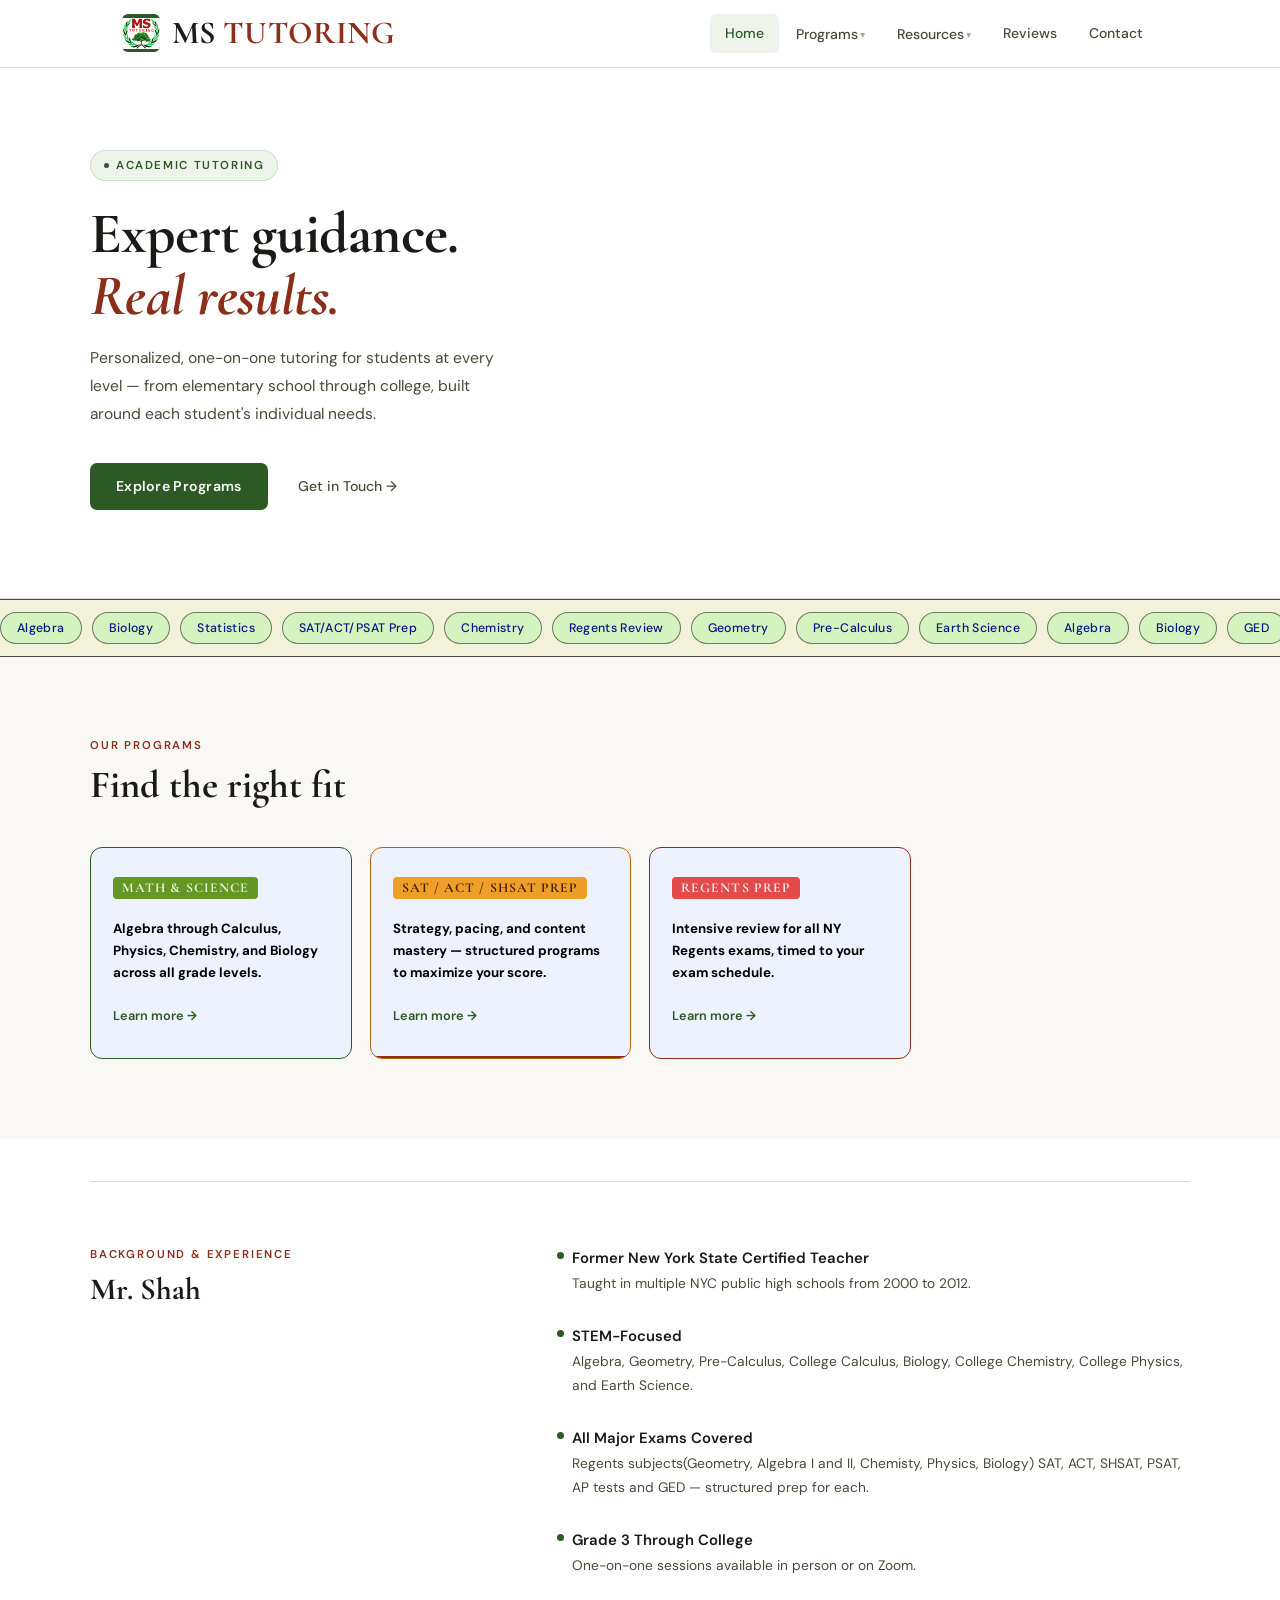
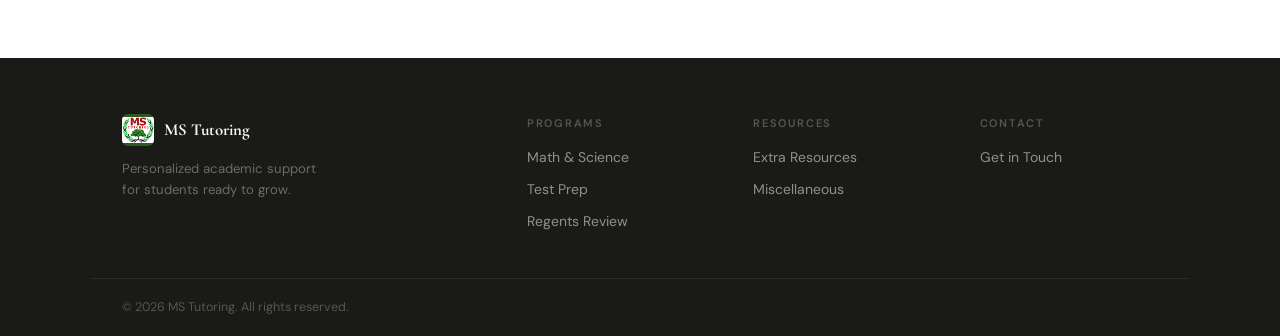
<file: index.html>
<!DOCTYPE html>
<html lang="en">
  <head>
    <meta charset="UTF-8"/>
    <meta name="viewport" content="width=device-width, initial-scale=1.0"/>
    <title>MS TUTORING</title>
    <link rel="icon" type="image/png" href="logo.png"/>
    <link href="https://fonts.googleapis.com/css2?family=Cormorant+Garamond:ital,wght@0,600;0,700;1,600&family=DM+Sans:wght@400;500;600&display=swap" rel="stylesheet"/>
    <link rel="stylesheet" href="css/style.css"/>
  </head>
  <body>

    <!-- ── NAVBAR ── -->
    <header class="navbar">
      <div class="nav-inner">
        <a href="index.html" class="nav-logo">
          <div class="logo-img-wrap">
            <img src="logo.png" alt="MS Tutoring logo"/>
          </div>
          <span class="logo-name">MS <em>TUTORING</em></span>
        </a>
        <button class="nav-toggle" aria-label="Toggle menu">
          <span></span><span></span><span></span>
        </button>
        <nav class="nav-links">
          <a href="index.html" class="nav-item active">Home</a>
          <div class="dropdown">
            <a href="#" class="nav-item" tabindex="0">Programs</a>
            <div class="drop-menu">
              <a href="programs/math-science.html">Math &amp; Science</a>
              <a href="programs/test-prep.html">Test Prep (SAT / ACT)</a>
              <a href="programs/regents.html">Regents Review</a>
            </div>
          </div>
          <div class="dropdown">
            <a href="#" class="nav-item" tabindex="0">Resources</a>
            <div class="drop-menu">
              <a href="Resources/extra.html">Extra Resources</a>
              <a href="Resources/miscellaneous.html">Miscellaneous</a>
            </div>
          </div>
          <a href="reviews.html" class="nav-item">Reviews</a>
          <a href="contact.html" class="nav-item">Contact</a>
        </nav>
      </div>
    </header>

    <!-- ── HERO ── -->
    <section class="hero">
      <div class="hero-inner">
        <div>
          <div class="hero-tag">Academic Tutoring</div>
          <h1 class="hero-title">Expert guidance.<br/><em>Real results.</em></h1>
          <p class="hero-sub">Personalized, one-on-one tutoring for students at every level — from elementary school through college, built around each student's individual needs.</p>
          <div class="hero-actions">
            <a href="programs/math-science.html" class="btn-solid">Explore Programs</a>
            <a href="contact.html" class="btn-ghost">Get in Touch →</a>
          </div>
        </div>
      </div>
    </section>

    <!-- ── SUBJECTS STRIP ── -->
    <div class="strip">
      <div class="strip-track">
        <div class="pill">Algebra</div>
        <div class="pill">Biology</div>
        <div class="pill">Statistics</div>
        <div class="pill">SAT/ACT/PSAT Prep</div>
        <div class="pill">Chemistry</div>
        <div class="pill">Regents Review</div>
        <div class="pill">Geometry</div>
        <div class="pill">Pre-Calculus</div>
        <div class="pill">Earth Science</div>
        <div class="pill">Algebra</div>
        <div class="pill">Biology</div>
        <div class="pill">GED</div>
        <div class="pill">College Physics</div>
        <div class="pill">College Calculus</div>
        <div class="pill">Statistics</div>
        <div class="pill">SHSAT Prep</div>
        <div class="pill">Chemistry</div>
        <div class="pill">Regents Review</div>
        <div class="pill">Geometry</div>
        <div class="pill">Pre-Calculus</div>
        <div class="pill">Calculus</div>
        <div class="pill">NYSATAS</div>
        <div class="pill">College Chemistry</div>
      </div>
    </div>

    <!-- ── PROGRAMS ── -->
    <section class="programs">
      <div class="section-wrap">
        <div class="section-eyebrow">Our Programs</div>
        <h2 class="section-title">Find the right fit</h2>
        <div class="prog-grid">

          <div class="prog-card">
            <h3><div class="prog-badge prog-badge--green">Math &amp; Science</div></h3>
            <p style="color:black"><b>Algebra through Calculus, Physics, Chemistry, and Biology across all grade levels.</b></p>
            <a href="programs/math-science.html" class="prog-link">Learn more →</a>
          </div>

          <div class="prog-card featured">
            <h3><div class="prog-badge prog-badge--orange">SAT / ACT / SHSAT Prep</div></h3>
            <p style="color:black"><b>Strategy, pacing, and content mastery — structured programs to maximize your score.</b></p>
            <a href="programs/test-prep.html" class="prog-link">Learn more →</a>
          </div>

          <div class="prog-card">
            <h3><div class="prog-badge prog-badge--red">Regents Prep</div></h3>
            <p style="color:black"><b>Intensive review for all NY Regents exams, timed to your exam schedule.</b></p>
            <a href="programs/regents.html" class="prog-link">Learn more →</a>
          </div> 
        </div>
      </div>
    </section>

<!-- ── ABOUT ── -->
    <section class="about">
      <div class="section-wrap">
        <div class="about-divider"></div>
        <div class="about-inner">
          <div class="about-left">
            <div class="section-eyebrow">Background &amp; Experience</div>
            <h2 class="section-title">Mr. Shah</h2>
          </div>
          <div class="about-right">
            <div class="about-item">
              <div class="about-dot"></div>
              <div>
                <strong>Former New York State Certified Teacher</strong>
                <p>Taught in multiple NYC public high schools from 2000 to 2012.</p>
              </div>
            </div>
            <div class="about-item">
              <div class="about-dot"></div>
              <div>
                <strong>STEM-Focused</strong>
                <p>Algebra, Geometry, Pre-Calculus, College Calculus, Biology, College Chemistry, College Physics, and Earth Science.</p>
              </div>
            </div>
            <div class="about-item">
              <div class="about-dot"></div>
              <div>
                <strong>All Major Exams Covered</strong>
                <p>Regents subjects(Geometry, Algebra I and II, Chemisty, Physics, Biology) SAT, ACT, SHSAT, PSAT, AP tests and GED — structured prep for each.</p>
              </div>
            </div>
            <div class="about-item">
              <div class="about-dot"></div>
              <div>
                <strong>Grade 3 Through College</strong>
                <p>One-on-one sessions available in person or on Zoom.</p>
              </div>
            </div>
          </div>
        </div>
      </div>
    </section>

    <!-- ── FOOTER ── -->
    <footer class="footer">
      <div class="footer-inner">
        <div class="footer-brand">
          <div class="footer-logo-row">
            <div class="footer-logo-wrap">
              <img src="logo.png" alt="MS Tutoring logo"/>
            </div>
            <span>MS Tutoring</span>
          </div>
          <p class="footer-tagline">Personalized academic support for students ready to grow.</p>
        </div>
        <div class="footer-col">
          <h4>Programs</h4>
          <a href="programs/math-science.html">Math &amp; Science</a>
          <a href="programs/test-prep.html">Test Prep</a>
          <a href="programs/regents.html">Regents Review</a>
        </div>
        <div class="footer-col">
          <h4>Resources</h4>
          <a href="Resources/extra.html">Extra Resources</a>
          <a href="Resources/miscellaneous.html">Miscellaneous</a>
        </div>
        <div class="footer-col">
          <h4>Contact</h4>
          <a href="contact.html">Get in Touch</a>
        </div>
      </div>
      <div class="footer-bottom">
        <p>&copy; 2026 MS Tutoring. All rights reserved.</p>
      </div>
    </footer>

  <script src="js/nav.js"></script>
  </body>
</html>
</file>
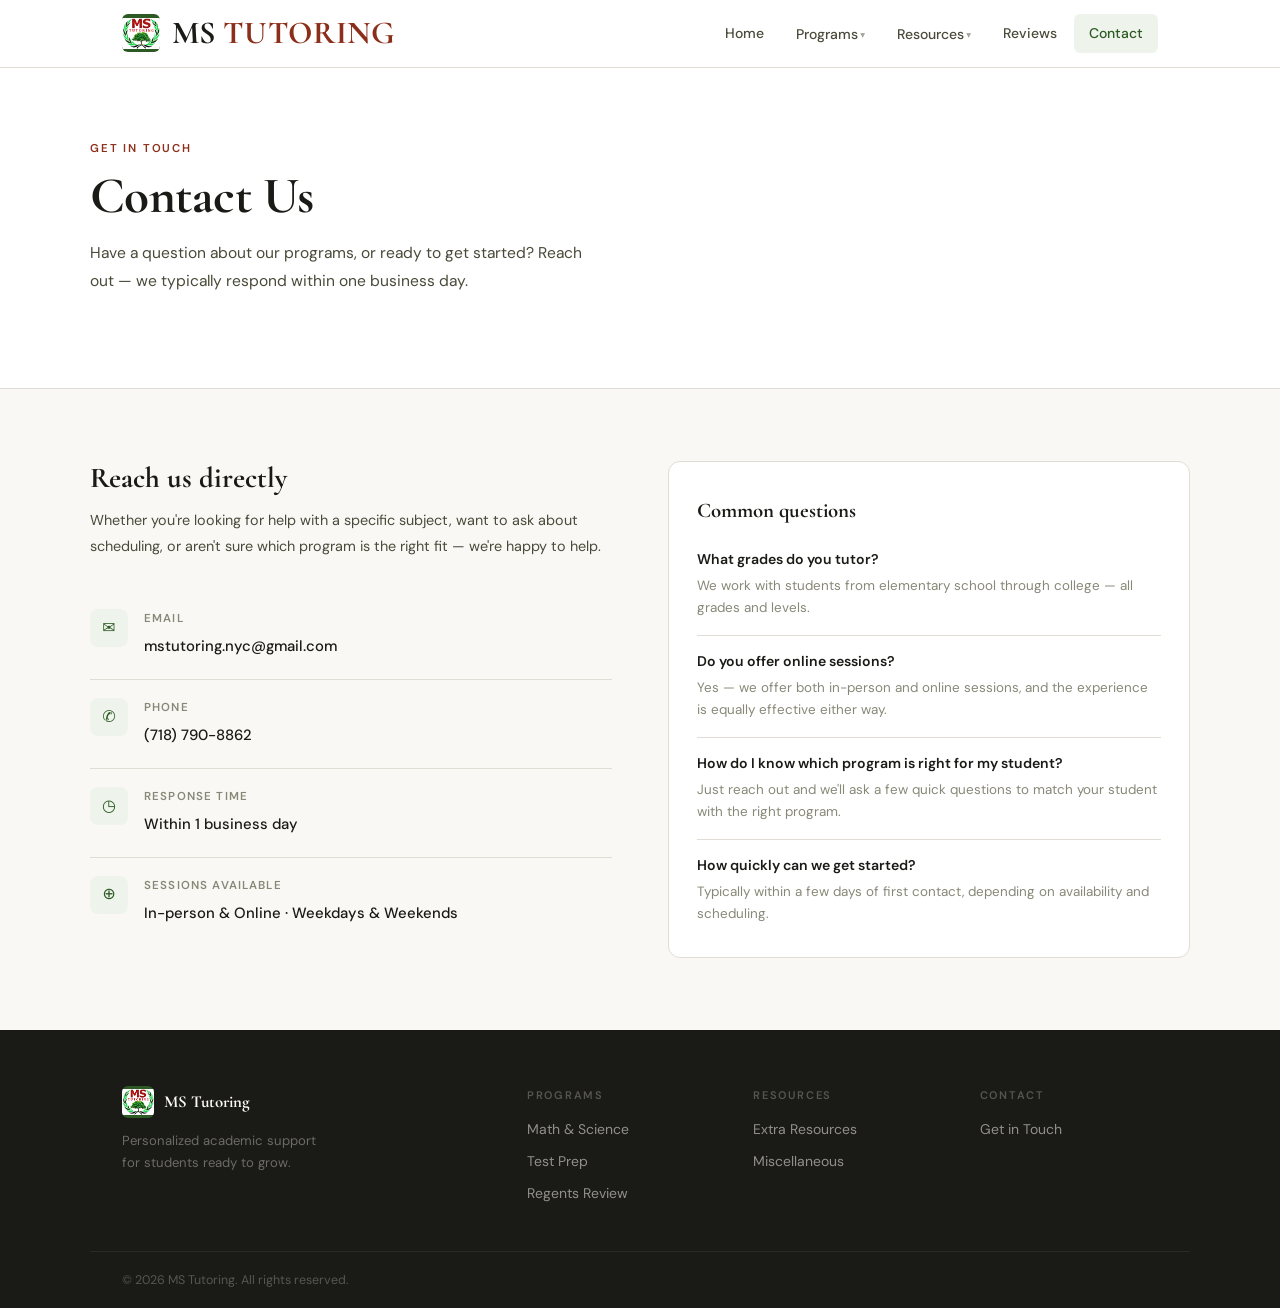
<file: contact.html>
<!DOCTYPE html>
<html lang="en">
<head>
  <meta charset="UTF-8"/>
  <meta name="viewport" content="width=device-width, initial-scale=1.0"/>
  <title>Contact — MS Tutoring</title>
  <link rel="icon" type="image/png" href="logo.png"/>
  <link href="https://fonts.googleapis.com/css2?family=Cormorant+Garamond:ital,wght@0,600;0,700;1,600&family=DM+Sans:wght@400;500;600&display=swap" rel="stylesheet"/>
  <link rel="stylesheet" href="css/style.css"/>
  <link rel="stylesheet" href="css/pages.css"/>
</head>
<body>

<header class="navbar">
  <div class="nav-inner">
    <a href="index.html" class="nav-logo">
      <div class="logo-img-wrap"><img src="logo.png" alt="MS Tutoring logo"/></div>
      <span class="logo-name">MS <em>TUTORING</em></span>
    </a>
    <button class="nav-toggle" aria-label="Toggle menu">
      <span></span><span></span><span></span>
    </button>
    <nav class="nav-links">
      <a href="index.html" class="nav-item">Home</a>
      <div class="dropdown">
        <a href="#" class="nav-item" tabindex="0">Programs</a>
        <div class="drop-menu">
          <a href="programs/math-science.html">Math &amp; Science</a>
          <a href="programs/test-prep.html">Test Prep (SAT / ACT)</a>
          <a href="programs/regents.html">Regents Review</a>
        </div>
      </div>
      <div class="dropdown">
        <a href="#" class="nav-item" tabindex="0">Resources</a>
        <div class="drop-menu">
          <a href="Resources/extra.html">Extra Resources</a>
          <a href="Resources/miscellaneous.html">Miscellaneous</a>
        </div>
      </div>
      <a href="reviews.html" class="nav-item">Reviews</a>
      <a href="contact.html" class="nav-item active">Contact</a>
    </nav>
  </div>
</header>

<section class="page-hero page-hero--narrow">
  <div class="section-wrap">
    <div class="section-eyebrow">Get in Touch</div>
    <h1 class="page-title">Contact Us</h1>
    <p class="page-sub" style="max-width:500px;">Have a question about our programs, or ready to get started? Reach out — we typically respond within one business day.</p>
  </div>
</section>

<section class="contact-section">
  <div class="section-wrap">
    <div class="contact-grid">

      <!-- Contact info -->
      <div class="contact-info">
        <h2>Reach us directly</h2>
        <p>Whether you're looking for help with a specific subject, want to ask about scheduling, or aren't sure which program is the right fit — we're happy to help.</p>

        <div class="contact-row">
          <div class="contact-icon">✉</div>
          <div>
            <div class="contact-label">Email</div>
            <a href="mailto:mstutoring.nyc@gmail.com" class="contact-value">mstutoring.nyc@gmail.com</a>
          </div>
        </div>

        <div class="contact-row">
          <div class="contact-icon">✆</div>
          <div>
            <div class="contact-label">Phone</div>
            <a href="tel:+17187908862" class="contact-value">(718) 790-8862</a>
          </div>
        </div>

        <div class="contact-row">
          <div class="contact-icon">◷</div>
          <div>
            <div class="contact-label">Response Time</div>
            <span class="contact-value">Within 1 business day</span>
          </div>
        </div>

        <div class="contact-row">
          <div class="contact-icon">⊕</div>
          <div>
            <div class="contact-label">Sessions Available</div>
            <span class="contact-value">In-person &amp; Online · Weekdays &amp; Weekends</span>
          </div>
        </div>
      </div>

      <!-- FAQ -->
      <div class="contact-faq">
        <h3>Common questions</h3>

        <div class="faq-item">
          <div class="faq-q">What grades do you tutor?</div>
          <div class="faq-a">We work with students from elementary school through college — all grades and levels.</div>
        </div>

        <div class="faq-item">
          <div class="faq-q">Do you offer online sessions?</div>
          <div class="faq-a">Yes — we offer both in-person and online sessions, and the experience is equally effective either way.</div>
        </div>

        <div class="faq-item">
          <div class="faq-q">How do I know which program is right for my student?</div>
          <div class="faq-a">Just reach out and we'll ask a few quick questions to match your student with the right program.</div>
        </div>

        <div class="faq-item">
          <div class="faq-q">How quickly can we get started?</div>
          <div class="faq-a">Typically within a few days of first contact, depending on availability and scheduling.</div>
        </div>
      </div>

    </div>
  </div>
</section>

<footer class="footer">
  <div class="footer-inner">
    <div class="footer-brand">
      <div class="footer-logo-row">
        <div class="footer-logo-wrap"><img src="logo.png" alt="MS Tutoring logo"/></div>
        <span>MS Tutoring</span>
      </div>
      <p class="footer-tagline">Personalized academic support for students ready to grow.</p>
    </div>
    <div class="footer-col">
      <h4>Programs</h4>
      <a href="programs/math-science.html">Math &amp; Science</a>
      <a href="programs/test-prep.html">Test Prep</a>
      <a href="programs/regents.html">Regents Review</a>
    </div>
    <div class="footer-col">
      <h4>Resources</h4>
      <a href="Resources/extra.html">Extra Resources</a>
      <a href="Resources/miscellaneous.html">Miscellaneous</a>
    </div>
    <div class="footer-col">
      <h4>Contact</h4>
      <a href="contact.html">Get in Touch</a>
    </div>
  </div>
  <div class="footer-bottom">
    <p>&copy; 2026 MS Tutoring. All rights reserved.</p>
  </div>
</footer>

  <script src="js/nav.js"></script>
</body>
</html>
</file>
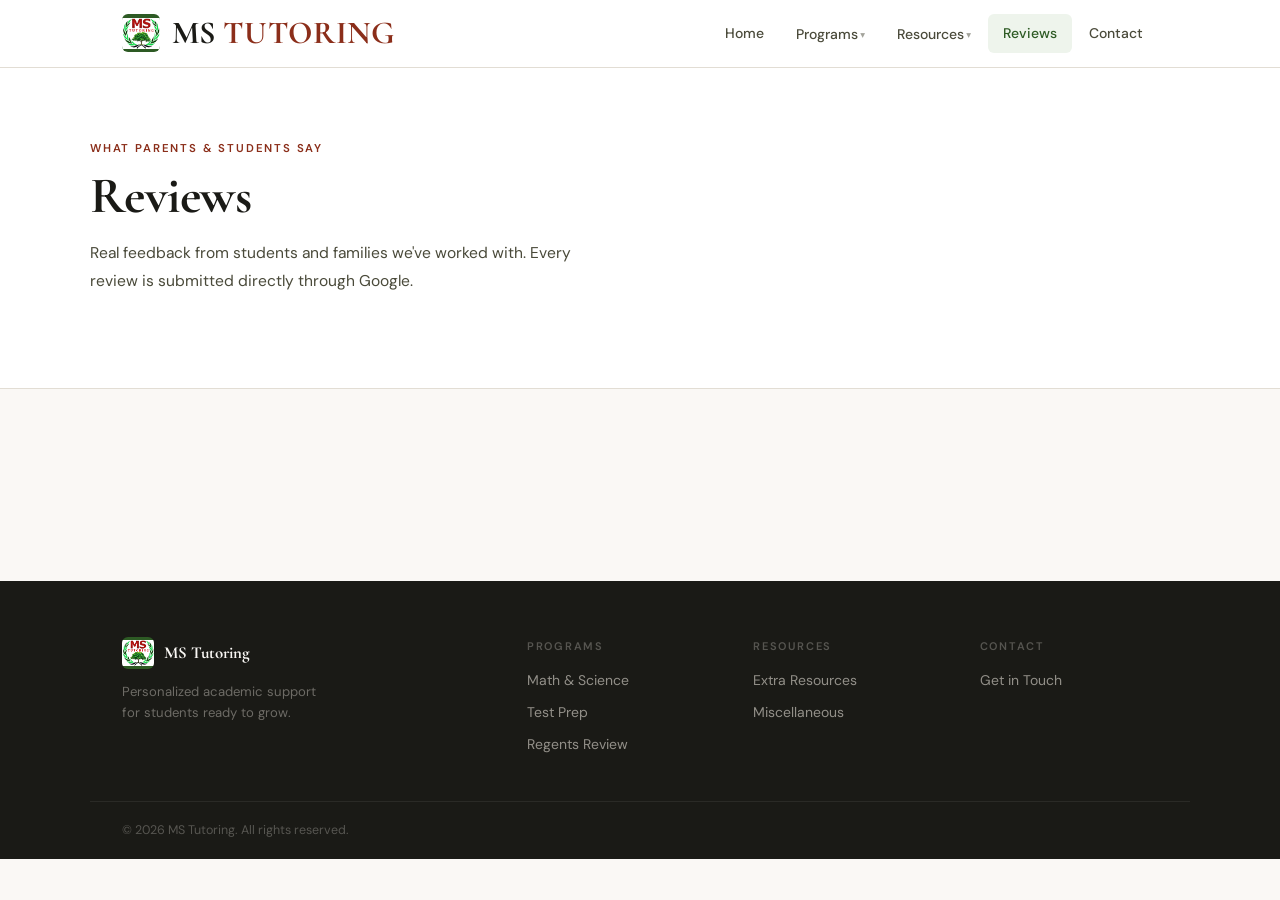
<file: reviews.html>
<!DOCTYPE html>
<html lang="en">
<head>
  <meta charset="UTF-8"/>
  <meta name="viewport" content="width=device-width, initial-scale=1.0"/>
  <title>Reviews — MS Tutoring</title>
  <link rel="icon" type="image/png" href="logo.png"/>
  <link href="https://fonts.googleapis.com/css2?family=Cormorant+Garamond:ital,wght@0,600;0,700;1,600&family=DM+Sans:wght@400;500;600&display=swap" rel="stylesheet"/>
  <link rel="stylesheet" href="css/style.css"/>
  <link rel="stylesheet" href="css/pages.css"/>
  <link rel="stylesheet" href="css/reviews.css"/>
</head>
<body>

<header class="navbar">
  <div class="nav-inner">
    <a href="index.html" class="nav-logo">
      <div class="logo-img-wrap"><img src="logo.png" alt="MS Tutoring logo"/></div>
      <span class="logo-name">MS <em>TUTORING</em></span>
    </a>
    <button class="nav-toggle" aria-label="Toggle menu">
      <span></span><span></span><span></span>
    </button>
    <nav class="nav-links">
      <a href="index.html" class="nav-item">Home</a>
      <div class="dropdown">
        <a href="#" class="nav-item" tabindex="0">Programs</a>
        <div class="drop-menu">
          <a href="programs/math-science.html">Math &amp; Science</a>
          <a href="programs/test-prep.html">Test Prep (SAT / ACT)</a>
          <a href="programs/regents.html">Regents Review</a>
        </div>
      </div>
      <div class="dropdown">
        <a href="#" class="nav-item" tabindex="0">Resources</a>
        <div class="drop-menu">
          <a href="Resources/extra.html">Extra Resources</a>
          <a href="Resources/miscellaneous.html">Miscellaneous</a>
        </div>
      </div>
      <a href="reviews.html" class="nav-item active">Reviews</a>
      <a href="contact.html" class="nav-item">Contact</a>
    </nav>
  </div>
</header>

<section class="page-hero page-hero--narrow">
  <div class="section-wrap">
    <div class="section-eyebrow">What Parents &amp; Students Say</div>
    <h1 class="page-title">Reviews</h1>
    <p class="page-sub" style="max-width:520px;">Real feedback from students and families we've worked with. Every review is submitted directly through Google.</p>
  </div>
</section>

<section class="reviews-section">
  <div class="section-wrap">

    <!-- Elfsight widget renders here -->
    <div id="reviews-widget">
      <!-- Elfsight Google Reviews | Untitled Google Reviews -->
      <div class="elfsight-app-d57ac78e-47d7-451f-a884-c63b6b1bd739" data-elfsight-app-lazy></div>
    </div>

  </div>
</section>

<footer class="footer">
  <div class="footer-inner">
    <div class="footer-brand">
      <div class="footer-logo-row">
        <div class="footer-logo-wrap"><img src="logo.png" alt="MS Tutoring logo"/></div>
        <span>MS Tutoring</span>
      </div>
      <p class="footer-tagline">Personalized academic support for students ready to grow.</p>
    </div>
    <div class="footer-col">
      <h4>Programs</h4>
      <a href="programs/math-science.html">Math &amp; Science</a>
      <a href="programs/test-prep.html">Test Prep</a>
      <a href="programs/regents.html">Regents Review</a>
    </div>
    <div class="footer-col">
      <h4>Resources</h4>
      <a href="Resources/extra.html">Extra Resources</a>
      <a href="Resources/miscellaneous.html">Miscellaneous</a>
    </div>
    <div class="footer-col">
      <h4>Contact</h4>
      <a href="contact.html">Get in Touch</a>
    </div>
  </div>
  <div class="footer-bottom">
    <p>&copy; 2026 MS Tutoring. All rights reserved.</p>
  </div>
</footer>  <script src="js/reviews.js"></script>
  <script src="js/nav.js"></script>

</body>
</html>
</file>
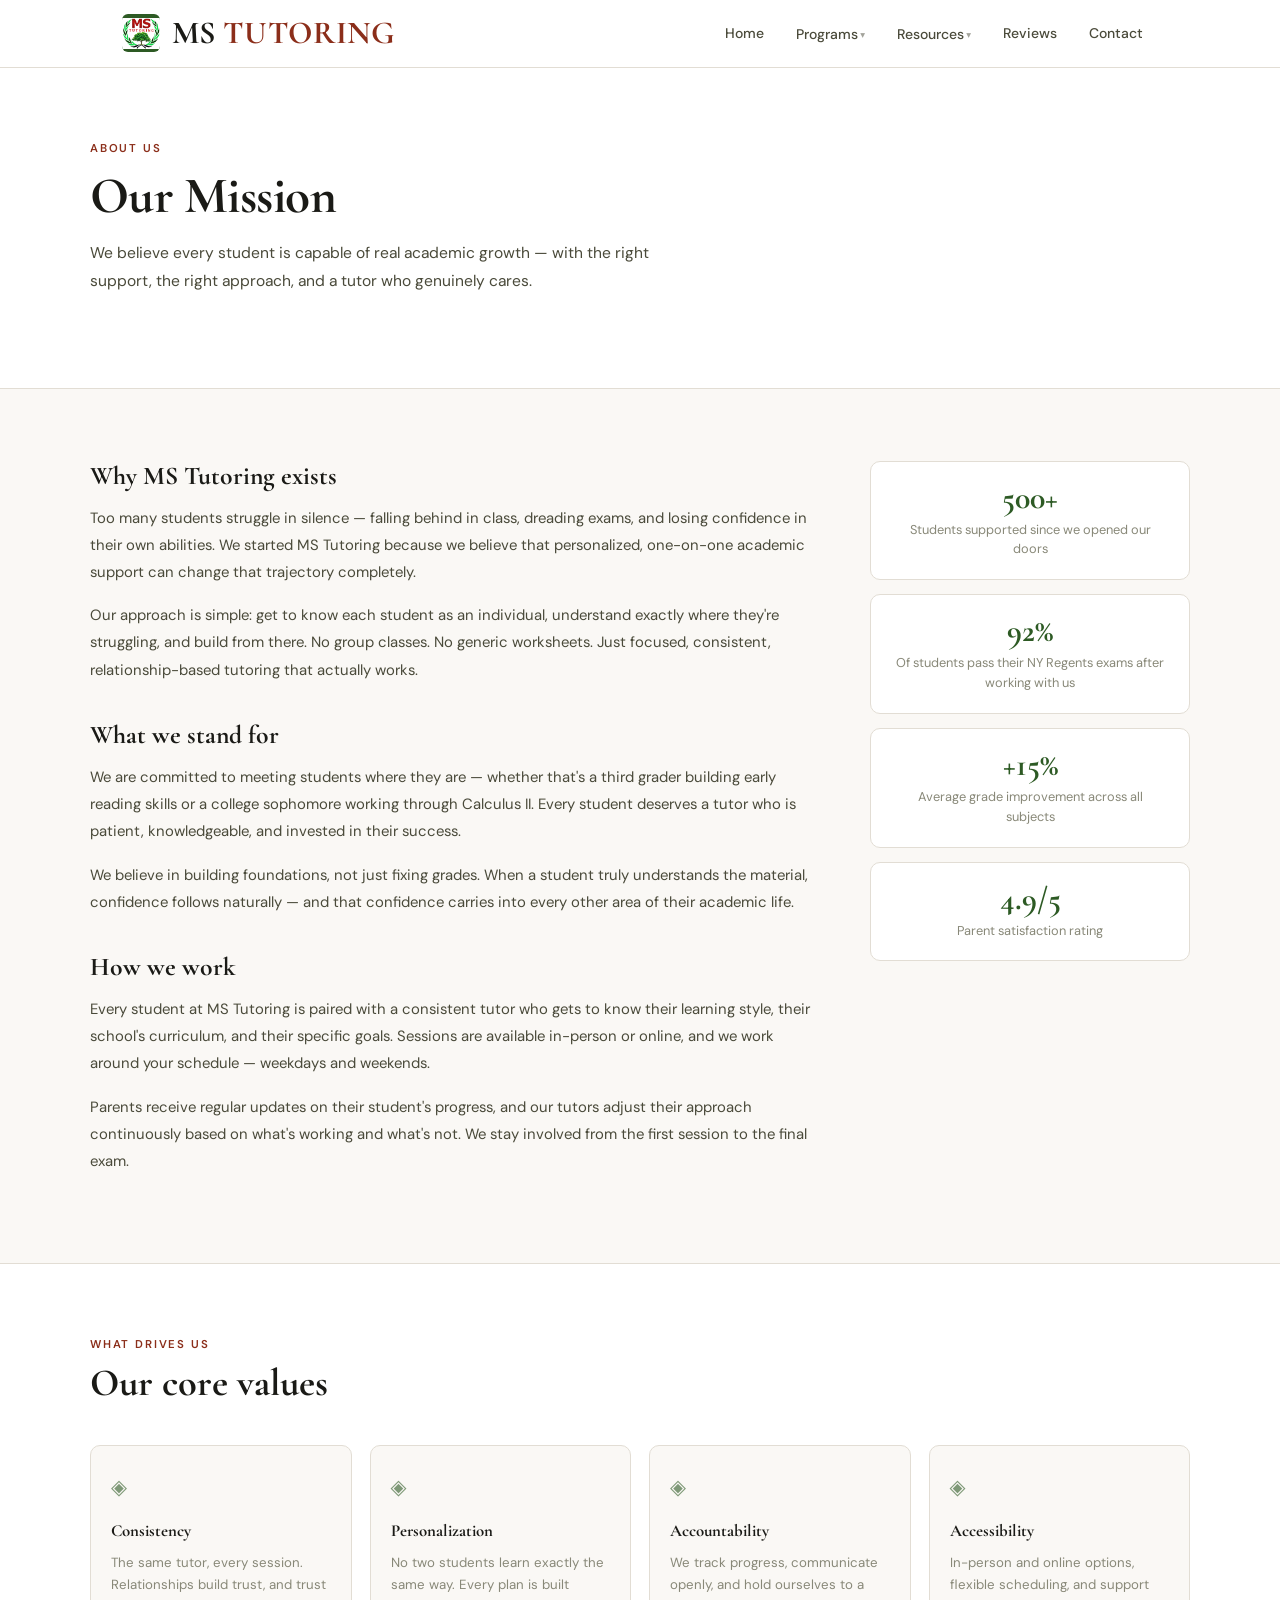
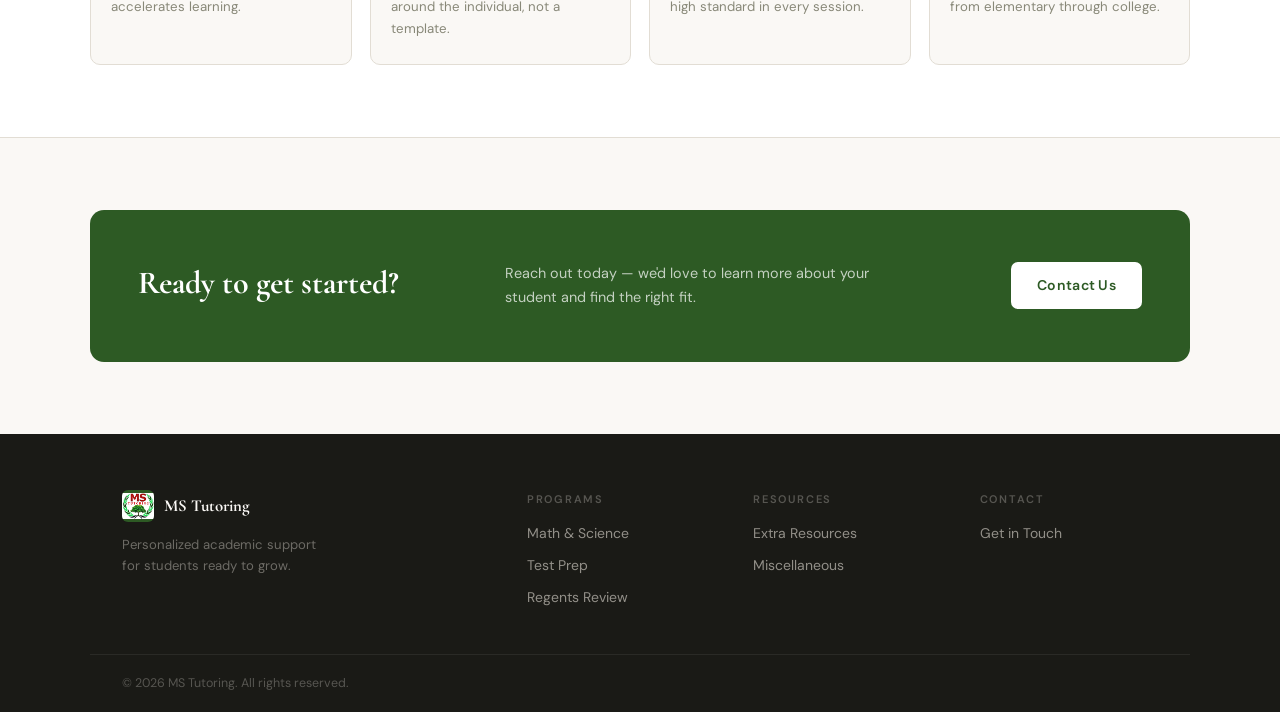
<file: about/mission.html>
<!DOCTYPE html>
<html lang="en">
<head>
  <meta charset="UTF-8"/>
  <meta name="viewport" content="width=device-width, initial-scale=1.0"/>
  <title>Our Mission — MS Tutoring</title>
  <link rel="icon" type="image/png" href="../logo.png"/>
  <link href="https://fonts.googleapis.com/css2?family=Cormorant+Garamond:ital,wght@0,600;0,700;1,600&family=DM+Sans:wght@400;500;600&display=swap" rel="stylesheet"/>
  <link rel="stylesheet" href="../css/style.css"/>
  <link rel="stylesheet" href="../css/pages.css"/>
</head>
<body>

<header class="navbar">
  <div class="nav-inner">
    <a href="../index.html" class="nav-logo">
      <div class="logo-img-wrap"><img src="../logo.png" alt="MS Tutoring logo"/></div>
      <span class="logo-name">MS <em>TUTORING</em></span>
    </a>
    <button class="nav-toggle" aria-label="Toggle menu">
      <span></span><span></span><span></span>
    </button>
    <nav class="nav-links">
      <a href="../index.html" class="nav-item">Home</a>
      <div class="dropdown">
        <a href="#" class="nav-item" tabindex="0">Programs</a>
        <div class="drop-menu">
          <a href="../programs/math-science.html">Math &amp; Science</a>
          <a href="../programs/test-prep.html">Test Prep (SAT / ACT)</a>
          <a href="../programs/regents.html">Regents Review</a>
        </div>
      </div>
      <div class="dropdown">
        <a href="#" class="nav-item" tabindex="0">Resources</a>
        <div class="drop-menu">
          <a href="../Resources/extra.html">Extra Resources</a>
          <a href="../Resources/miscellaneous.html">Miscellaneous</a>
        </div>
      </div>
      <a href="../reviews.html" class="nav-item">Reviews</a>
      <a href="../contact.html" class="nav-item">Contact</a>
    </nav>
  </div>
</header>

<section class="page-hero page-hero--narrow">
  <div class="section-wrap">
    <div class="section-eyebrow">About Us</div>
    <h1 class="page-title">Our Mission</h1>
    <p class="page-sub" style="max-width:580px;">We believe every student is capable of real academic growth — with the right support, the right approach, and a tutor who genuinely cares.</p>
  </div>
</section>

<!-- MISSION BODY -->
<section class="prose-section">
  <div class="section-wrap">
    <div class="prose-grid">
      <div class="prose-main">
        <h2>Why MS Tutoring exists</h2>
        <p>Too many students struggle in silence — falling behind in class, dreading exams, and losing confidence in their own abilities. We started MS Tutoring because we believe that personalized, one-on-one academic support can change that trajectory completely.</p>
        <p>Our approach is simple: get to know each student as an individual, understand exactly where they're struggling, and build from there. No group classes. No generic worksheets. Just focused, consistent, relationship-based tutoring that actually works.</p>

        <h2>What we stand for</h2>
        <p>We are committed to meeting students where they are — whether that's a third grader building early reading skills or a college sophomore working through Calculus II. Every student deserves a tutor who is patient, knowledgeable, and invested in their success.</p>
        <p>We believe in building foundations, not just fixing grades. When a student truly understands the material, confidence follows naturally — and that confidence carries into every other area of their academic life.</p>

        <h2>How we work</h2>
        <p>Every student at MS Tutoring is paired with a consistent tutor who gets to know their learning style, their school's curriculum, and their specific goals. Sessions are available in-person or online, and we work around your schedule — weekdays and weekends.</p>
        <p>Parents receive regular updates on their student's progress, and our tutors adjust their approach continuously based on what's working and what's not. We stay involved from the first session to the final exam.</p>
      </div>

      <div class="prose-aside">
        <div class="value-card">
          <div class="value-num">500+</div>
          <p>Students supported since we opened our doors</p>
        </div>
        <div class="value-card">
          <div class="value-num">92%</div>
          <p>Of students pass their NY Regents exams after working with us</p>
        </div>
        <div class="value-card">
          <div class="value-num">+15%</div>
          <p>Average grade improvement across all subjects</p>
        </div>
        <div class="value-card">
          <div class="value-num">4.9/5</div>
          <p>Parent satisfaction rating</p>
        </div>
      </div>
    </div>
  </div>
</section>

<!-- VALUES -->
<section class="values-section">
  <div class="section-wrap">
    <div class="section-eyebrow">What Drives Us</div>
    <h2 class="section-title">Our core values</h2>
    <div class="values-grid">
      <div class="value-tile">
        <div class="value-icon">◈</div>
        <h4>Consistency</h4>
        <p>The same tutor, every session. Relationships build trust, and trust accelerates learning.</p>
      </div>
      <div class="value-tile">
        <div class="value-icon">◈</div>
        <h4>Personalization</h4>
        <p>No two students learn exactly the same way. Every plan is built around the individual, not a template.</p>
      </div>
      <div class="value-tile">
        <div class="value-icon">◈</div>
        <h4>Accountability</h4>
        <p>We track progress, communicate openly, and hold ourselves to a high standard in every session.</p>
      </div>
      <div class="value-tile">
        <div class="value-icon">◈</div>
        <h4>Accessibility</h4>
        <p>In-person and online options, flexible scheduling, and support from elementary through college.</p>
      </div>
    </div>
  </div>
</section>

<section class="cta-section">
  <div class="section-wrap">
    <div class="cta-box">
      <h2>Ready to get started?</h2>
      <p>Reach out today — we'd love to learn more about your student and find the right fit.</p>
      <a href="../contact.html" class="btn-solid">Contact Us</a>
    </div>
  </div>
</section>

<footer class="footer">
  <div class="footer-inner">
    <div class="footer-brand">
      <div class="footer-logo-row">
        <div class="footer-logo-wrap"><img src="../logo.png" alt="MS Tutoring logo"/></div>
        <span>MS Tutoring</span>
      </div>
      <p class="footer-tagline">Personalized academic support for students ready to grow.</p>
    </div>
    <div class="footer-col">
      <h4>Programs</h4>
      <a href="../programs/math-science.html">Math &amp; Science</a>
      <a href="../programs/test-prep.html">Test Prep</a>
      <a href="../programs/regents.html">Regents Review</a>
    </div>
    <div class="footer-col">
      <h4>Resources</h4>
      <a href="../Resources/extra.html">Extra Resources</a>
      <a href="../Resources/miscellaneous.html">Miscellaneous</a>
    </div>
    <div class="footer-col">
      <h4>Contact</h4>
      <a href="../contact.html">Get in Touch</a>
    </div>
  </div>
  <div class="footer-bottom">
    <p>&copy; 2026 MS Tutoring. All rights reserved.</p>
  </div>
</footer>

  <script src="../js/nav.js"></script>
</body>
</html>
</file>
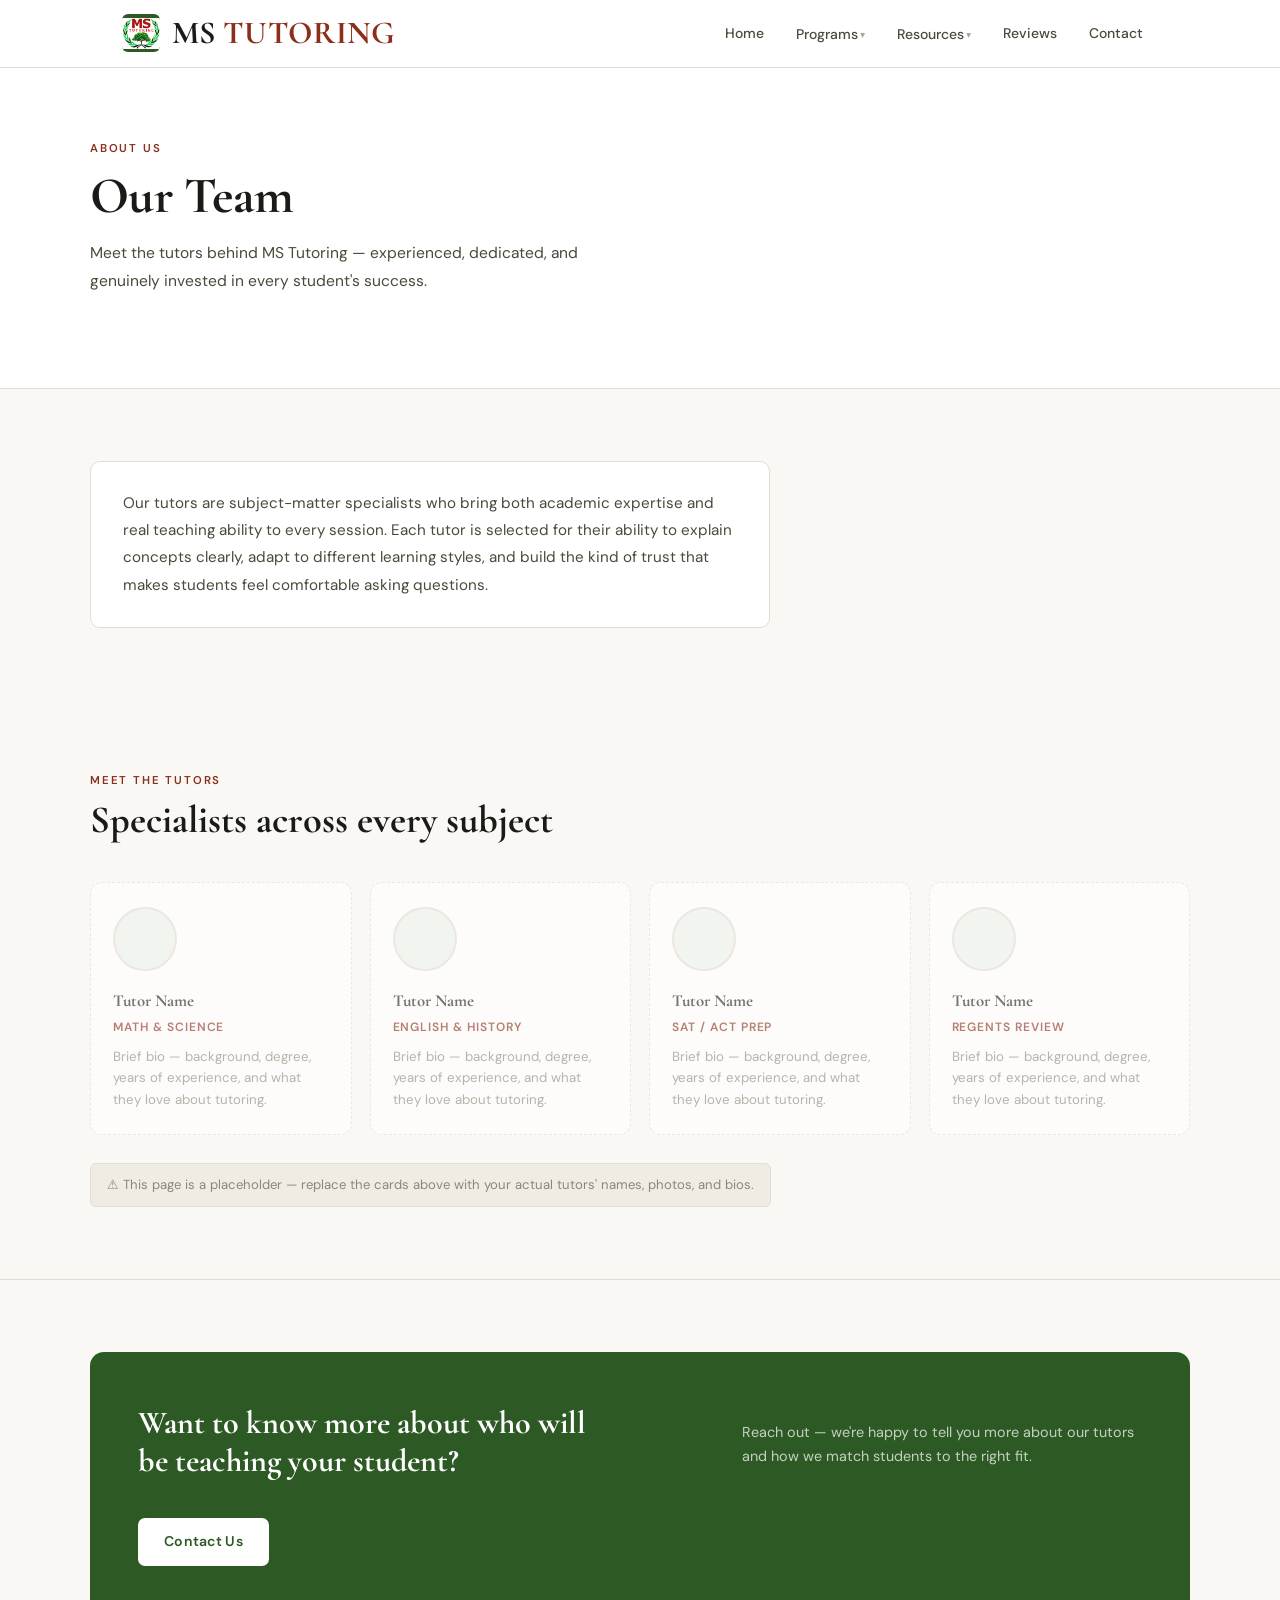
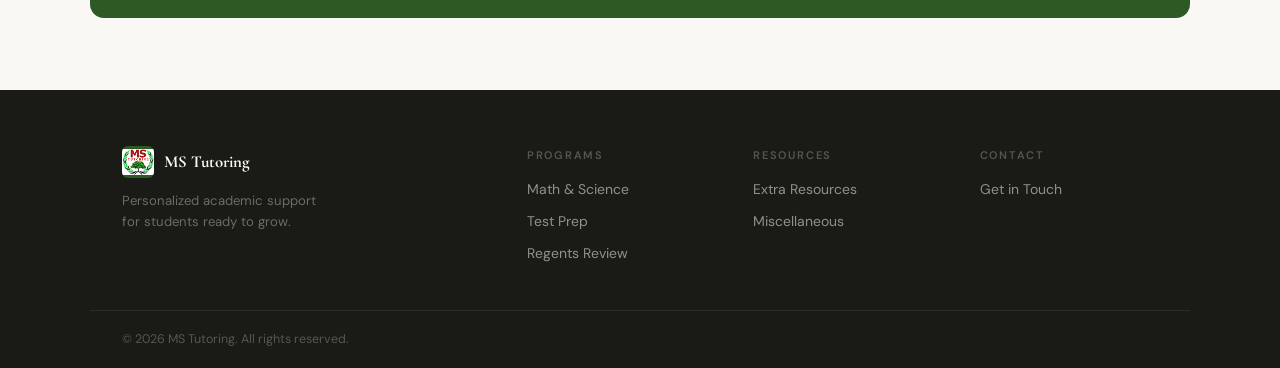
<file: about/team.html>
<!DOCTYPE html>
<html lang="en">
<head>
  <meta charset="UTF-8"/>
  <meta name="viewport" content="width=device-width, initial-scale=1.0"/>
  <title>Our Team — MS Tutoring</title>
  <link rel="icon" type="image/png" href="../logo.png"/>
  <link href="https://fonts.googleapis.com/css2?family=Cormorant+Garamond:ital,wght@0,600;0,700;1,600&family=DM+Sans:wght@400;500;600&display=swap" rel="stylesheet"/>
  <link rel="stylesheet" href="../css/style.css"/>
  <link rel="stylesheet" href="../css/pages.css"/>
</head>
<body>

<header class="navbar">
  <div class="nav-inner">
    <a href="../index.html" class="nav-logo">
      <div class="logo-img-wrap"><img src="../logo.png" alt="MS Tutoring logo"/></div>
      <span class="logo-name">MS <em>TUTORING</em></span>
    </a>
    <button class="nav-toggle" aria-label="Toggle menu">
      <span></span><span></span><span></span>
    </button>
    <nav class="nav-links">
      <a href="../index.html" class="nav-item">Home</a>
      <div class="dropdown">
        <a href="#" class="nav-item" tabindex="0">Programs</a>
        <div class="drop-menu">
          <a href="../programs/math-science.html">Math &amp; Science</a>
          <a href="../programs/test-prep.html">Test Prep (SAT / ACT)</a>
          <a href="../programs/regents.html">Regents Review</a>
        </div>
      </div>
      <div class="dropdown">
        <a href="#" class="nav-item" tabindex="0">Resources</a>
        <div class="drop-menu">
          <a href="../Resources/extra.html">Extra Resources</a>
          <a href="../Resources/miscellaneous.html">Miscellaneous</a>
        </div>
      </div>
      <a href="../reviews.html" class="nav-item">Reviews</a>
      <a href="../contact.html" class="nav-item">Contact</a>
    </nav>
  </div>
</header>

<section class="page-hero page-hero--narrow">
  <div class="section-wrap">
    <div class="section-eyebrow">About Us</div>
    <h1 class="page-title">Our Team</h1>
    <p class="page-sub" style="max-width:540px;">Meet the tutors behind MS Tutoring — experienced, dedicated, and genuinely invested in every student's success.</p>
  </div>
</section>

<!-- TEAM INTRO -->
<section class="prose-section">
  <div class="section-wrap">
    <div class="team-intro">
      <p>Our tutors are subject-matter specialists who bring both academic expertise and real teaching ability to every session. Each tutor is selected for their ability to explain concepts clearly, adapt to different learning styles, and build the kind of trust that makes students feel comfortable asking questions.</p>
    </div>
  </div>
</section>

<!-- TEAM GRID — PLACEHOLDER -->
<section class="team-section">
  <div class="section-wrap">
    <div class="section-eyebrow">Meet the Tutors</div>
    <h2 class="section-title">Specialists across every subject</h2>
    <div class="team-grid">

      <!-- Placeholder cards — replace with real tutor info -->
      <div class="team-card placeholder-card">
        <div class="team-avatar"></div>
        <div class="team-info">
          <h4>Tutor Name</h4>
          <div class="team-subject">Math &amp; Science</div>
          <p>Brief bio — background, degree, years of experience, and what they love about tutoring.</p>
        </div>
      </div>

      <div class="team-card placeholder-card">
        <div class="team-avatar"></div>
        <div class="team-info">
          <h4>Tutor Name</h4>
          <div class="team-subject">English &amp; History</div>
          <p>Brief bio — background, degree, years of experience, and what they love about tutoring.</p>
        </div>
      </div>

      <div class="team-card placeholder-card">
        <div class="team-avatar"></div>
        <div class="team-info">
          <h4>Tutor Name</h4>
          <div class="team-subject">SAT / ACT Prep</div>
          <p>Brief bio — background, degree, years of experience, and what they love about tutoring.</p>
        </div>
      </div>

      <div class="team-card placeholder-card">
        <div class="team-avatar"></div>
        <div class="team-info">
          <h4>Tutor Name</h4>
          <div class="team-subject">Regents Review</div>
          <p>Brief bio — background, degree, years of experience, and what they love about tutoring.</p>
        </div>
      </div>

    </div>
    <p class="team-note">⚠️ This page is a placeholder — replace the cards above with your actual tutors' names, photos, and bios.</p>
  </div>
</section>

<section class="cta-section">
  <div class="section-wrap">
    <div class="cta-box">
      <h2>Want to know more about who will be teaching your student?</h2>
      <p>Reach out — we're happy to tell you more about our tutors and how we match students to the right fit.</p>
      <a href="../contact.html" class="btn-solid">Contact Us</a>
    </div>
  </div>
</section>

<footer class="footer">
  <div class="footer-inner">
    <div class="footer-brand">
      <div class="footer-logo-row">
        <div class="footer-logo-wrap"><img src="../logo.png" alt="MS Tutoring logo"/></div>
        <span>MS Tutoring</span>
      </div>
      <p class="footer-tagline">Personalized academic support for students ready to grow.</p>
    </div>
    <div class="footer-col">
      <h4>Programs</h4>
      <a href="../programs/math-science.html">Math &amp; Science</a>
      <a href="../programs/test-prep.html">Test Prep</a>
      <a href="../programs/regents.html">Regents Review</a>
    </div>
    <div class="footer-col">
      <h4>Resources</h4>
      <a href="../Resources/extra.html">Extra Resources</a>
      <a href="../Resources/miscellaneous.html">Miscellaneous</a>
    </div>
    <div class="footer-col">
      <h4>Contact</h4>
      <a href="../contact.html">Get in Touch</a>
    </div>
  </div>
  <div class="footer-bottom">
    <p>&copy; 2026 MS Tutoring. All rights reserved.</p>
  </div>
</footer>

  <script src="../js/nav.js"></script>
</body>
</html>
</file>
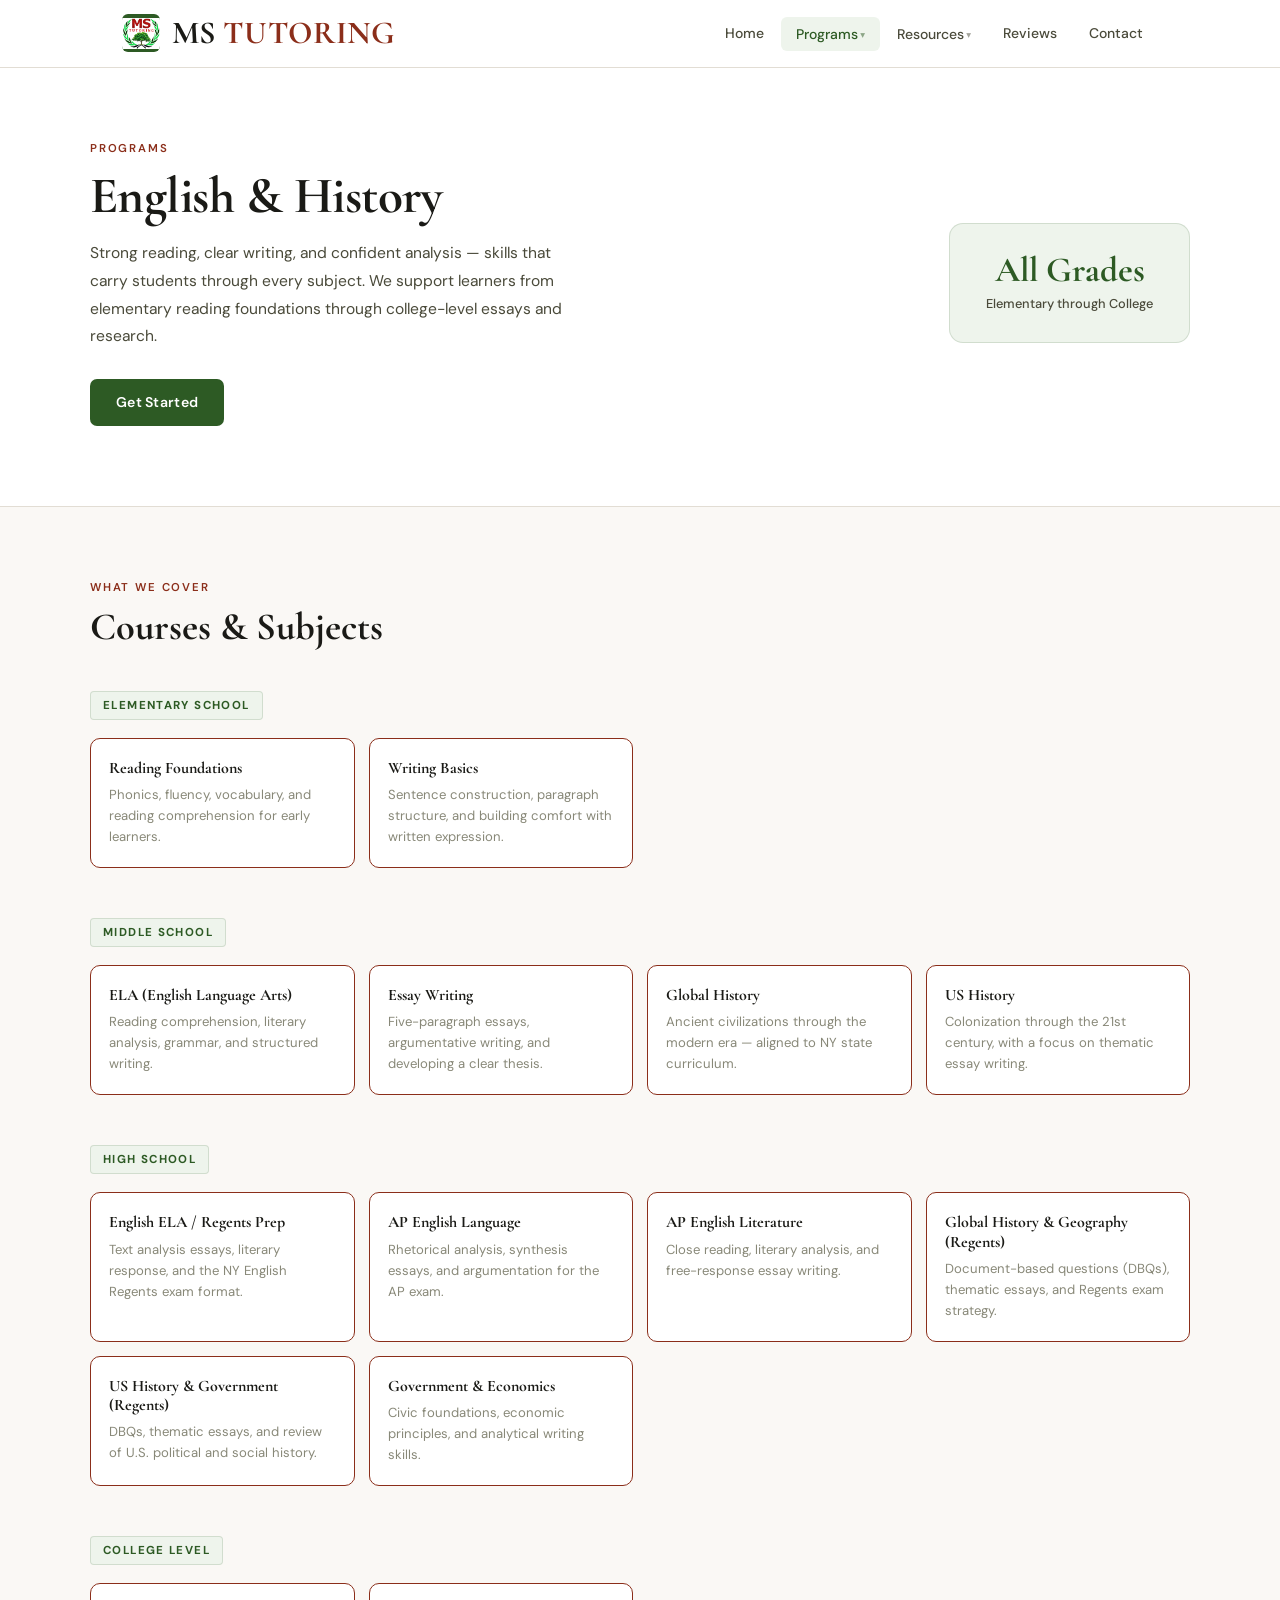
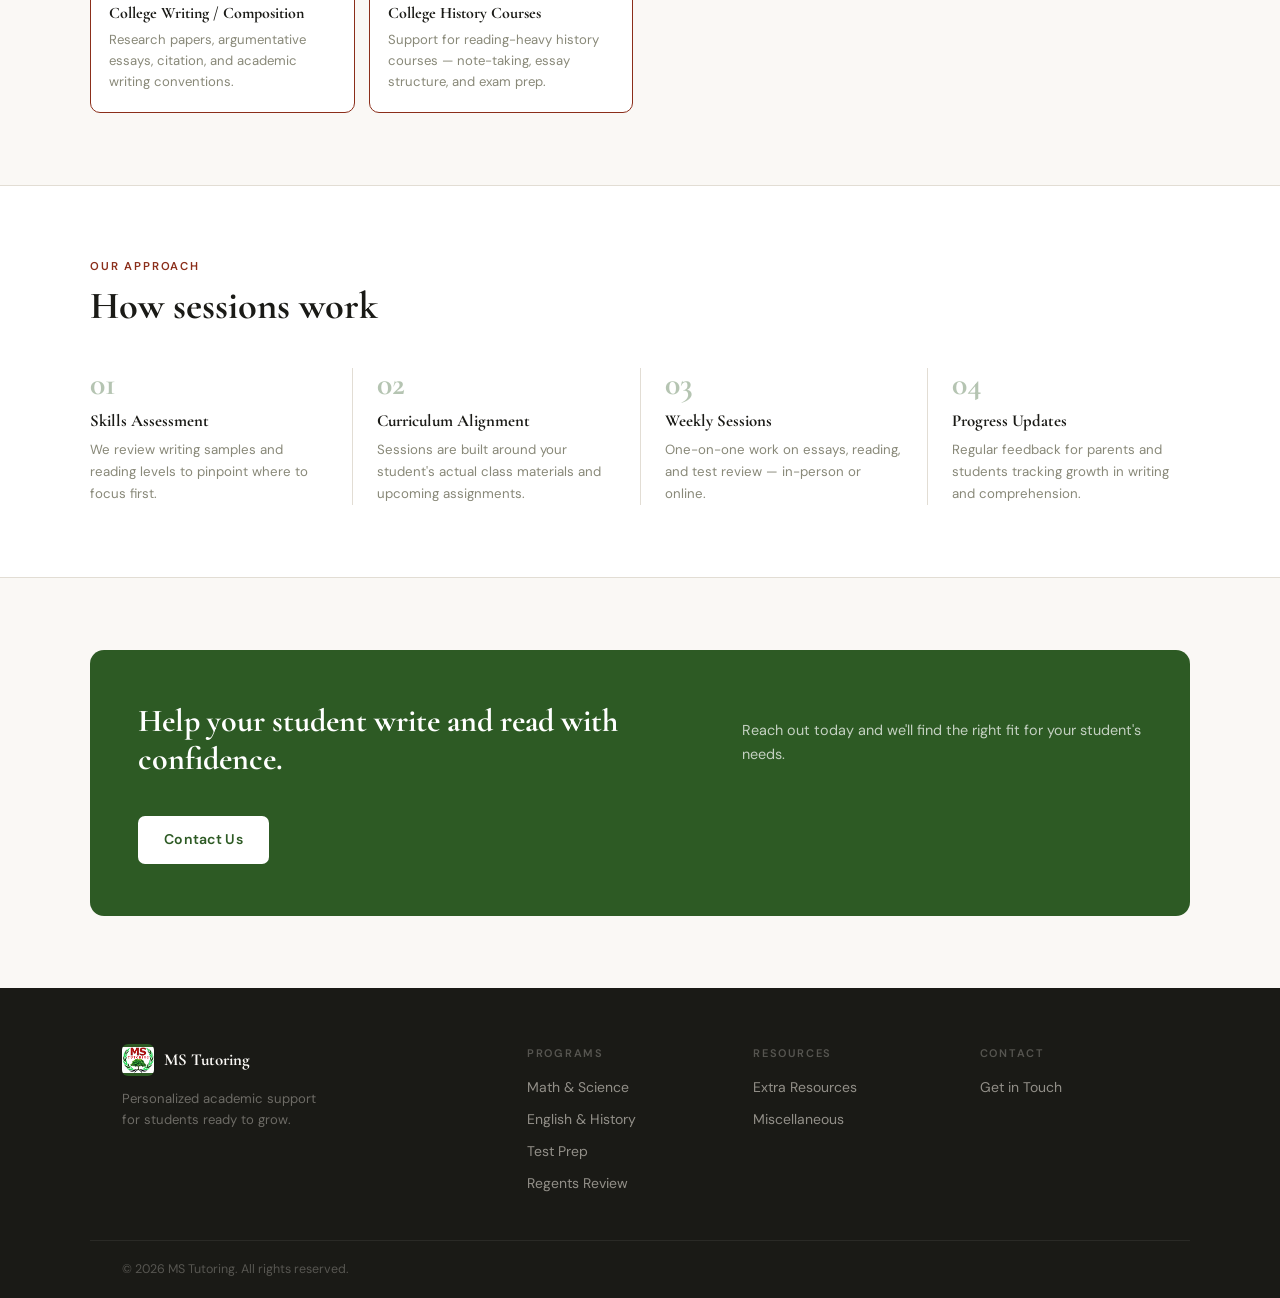
<file: programs/english-history.html>
<!DOCTYPE html>
<html lang="en">
<head>
  <meta charset="UTF-8"/>
  <meta name="viewport" content="width=device-width, initial-scale=1.0"/>
  <title>English &amp; History — MS Tutoring</title>
  <link rel="icon" type="image/png" href="../logo.png"/>
  <link href="https://fonts.googleapis.com/css2?family=Cormorant+Garamond:ital,wght@0,600;0,700;1,600&family=DM+Sans:wght@400;500;600&display=swap" rel="stylesheet"/>
  <link rel="stylesheet" href="../css/style.css"/>
  <link rel="stylesheet" href="../css/pages.css"/>
</head>
<body class="english-history">

<header class="navbar">
  <div class="nav-inner">
    <a href="../index.html" class="nav-logo">
      <div class="logo-img-wrap"><img src="../logo.png" alt="MS Tutoring logo"/></div>
      <span class="logo-name">MS <em>TUTORING</em></span>
    </a>
    <button class="nav-toggle" aria-label="Toggle menu">
      <span></span><span></span><span></span>
    </button>
    <nav class="nav-links">
      <a href="../index.html" class="nav-item">Home</a>
      <div class="dropdown">
        <a href="#" class="nav-item active" tabindex="0">Programs</a>
        <div class="drop-menu">
          <a href="math-science.html">Math &amp; Science</a>
          <a href="english-history.html">English &amp; History</a>
          <a href="test-prep.html">Test Prep (SAT / ACT)</a>
          <a href="regents.html">Regents Review</a>
        </div>
      </div>
      <div class="dropdown">
        <a href="#" class="nav-item" tabindex="0">Resources</a>
        <div class="drop-menu">
          <a href="../Resources/extra.html">Extra Resources</a>
          <a href="../Resources/miscellaneous.html">Miscellaneous</a>
        </div>
      </div>
      <a href="../reviews.html" class="nav-item">Reviews</a>
      <a href="../contact.html" class="nav-item">Contact</a>
    </nav>
  </div>
</header>

<section class="page-hero">
  <div class="section-wrap">
    <div class="page-hero-inner">
      <div>
        <div class="section-eyebrow">Programs</div>
        <h1 class="page-title">English &amp; History</h1>
        <p class="page-sub">Strong reading, clear writing, and confident analysis — skills that carry students through every subject. We support learners from elementary reading foundations through college-level essays and research.</p>
        <a href="../contact.html" class="btn-solid">Get Started</a>
      </div>
      <div class="page-hero-badge">
        <span class="badge-num">All Grades</span>
        <span class="badge-label">Elementary through College</span>
      </div>
    </div>
  </div>
</section>

<section class="subject-section">
  <div class="section-wrap">
    <div class="section-eyebrow">What We Cover</div>
    <h2 class="section-title">Courses &amp; Subjects</h2>

    <div class="level-block">
      <div class="level-tag">Elementary School</div>
      <div class="subject-grid">
        <div class="subject-card"><h4>Reading Foundations</h4><p>Phonics, fluency, vocabulary, and reading comprehension for early learners.</p></div>
        <div class="subject-card"><h4>Writing Basics</h4><p>Sentence construction, paragraph structure, and building comfort with written expression.</p></div>
      </div>
    </div>

    <div class="level-block">
      <div class="level-tag">Middle School</div>
      <div class="subject-grid">
        <div class="subject-card"><h4>ELA (English Language Arts)</h4><p>Reading comprehension, literary analysis, grammar, and structured writing.</p></div>
        <div class="subject-card"><h4>Essay Writing</h4><p>Five-paragraph essays, argumentative writing, and developing a clear thesis.</p></div>
        <div class="subject-card"><h4>Global History</h4><p>Ancient civilizations through the modern era — aligned to NY state curriculum.</p></div>
        <div class="subject-card"><h4>US History</h4><p>Colonization through the 21st century, with a focus on thematic essay writing.</p></div>
      </div>
    </div>

    <div class="level-block">
      <div class="level-tag">High School</div>
      <div class="subject-grid">
        <div class="subject-card"><h4>English ELA / Regents Prep</h4><p>Text analysis essays, literary response, and the NY English Regents exam format.</p></div>
        <div class="subject-card"><h4>AP English Language</h4><p>Rhetorical analysis, synthesis essays, and argumentation for the AP exam.</p></div>
        <div class="subject-card"><h4>AP English Literature</h4><p>Close reading, literary analysis, and free-response essay writing.</p></div>
        <div class="subject-card"><h4>Global History &amp; Geography (Regents)</h4><p>Document-based questions (DBQs), thematic essays, and Regents exam strategy.</p></div>
        <div class="subject-card"><h4>US History &amp; Government (Regents)</h4><p>DBQs, thematic essays, and review of U.S. political and social history.</p></div>
        <div class="subject-card"><h4>Government &amp; Economics</h4><p>Civic foundations, economic principles, and analytical writing skills.</p></div>
      </div>
    </div>

    <div class="level-block">
      <div class="level-tag">College Level</div>
      <div class="subject-grid">
        <div class="subject-card"><h4>College Writing / Composition</h4><p>Research papers, argumentative essays, citation, and academic writing conventions.</p></div>
        <div class="subject-card"><h4>College History Courses</h4><p>Support for reading-heavy history courses — note-taking, essay structure, and exam prep.</p></div>
      </div>
    </div>
  </div>
</section>

<section class="how-section">
  <div class="section-wrap">
    <div class="section-eyebrow">Our Approach</div>
    <h2 class="section-title">How sessions work</h2>
    <div class="steps-row">
      <div class="step-card">
        <div class="step-num">01</div>
        <h4>Skills Assessment</h4>
        <p>We review writing samples and reading levels to pinpoint where to focus first.</p>
      </div>
      <div class="step-divider"></div>
      <div class="step-card">
        <div class="step-num">02</div>
        <h4>Curriculum Alignment</h4>
        <p>Sessions are built around your student's actual class materials and upcoming assignments.</p>
      </div>
      <div class="step-divider"></div>
      <div class="step-card">
        <div class="step-num">03</div>
        <h4>Weekly Sessions</h4>
        <p>One-on-one work on essays, reading, and test review — in-person or online.</p>
      </div>
      <div class="step-divider"></div>
      <div class="step-card">
        <div class="step-num">04</div>
        <h4>Progress Updates</h4>
        <p>Regular feedback for parents and students tracking growth in writing and comprehension.</p>
      </div>
    </div>
  </div>
</section>

<section class="cta-section">
  <div class="section-wrap">
    <div class="cta-box">
      <h2>Help your student write and read with confidence.</h2>
      <p>Reach out today and we'll find the right fit for your student's needs.</p>
      <a href="../contact.html" class="btn-solid">Contact Us</a>
    </div>
  </div>
</section>

<footer class="footer">
  <div class="footer-inner">
    <div class="footer-brand">
      <div class="footer-logo-row">
        <div class="footer-logo-wrap"><img src="../logo.png" alt="MS Tutoring logo"/></div>
        <span>MS Tutoring</span>
      </div>
      <p class="footer-tagline">Personalized academic support for students ready to grow.</p>
    </div>
    <div class="footer-col">
      <h4>Programs</h4>
      <a href="math-science.html">Math &amp; Science</a>
      <a href="english-history.html">English &amp; History</a>
      <a href="test-prep.html">Test Prep</a>
      <a href="regents.html">Regents Review</a>
    </div>
    <div class="footer-col">
      <h4>Resources</h4>
      <a href="../Resources/extra.html">Extra Resources</a>
      <a href="../Resources/miscellaneous.html">Miscellaneous</a>
    </div>
    <div class="footer-col">
      <h4>Contact</h4>
      <a href="../contact.html">Get in Touch</a>
    </div>
  </div>
  <div class="footer-bottom">
    <p>&copy; 2026 MS Tutoring. All rights reserved.</p>
  </div>
</footer>

  <script src="../js/nav.js"></script>
</body>
</html>
</file>
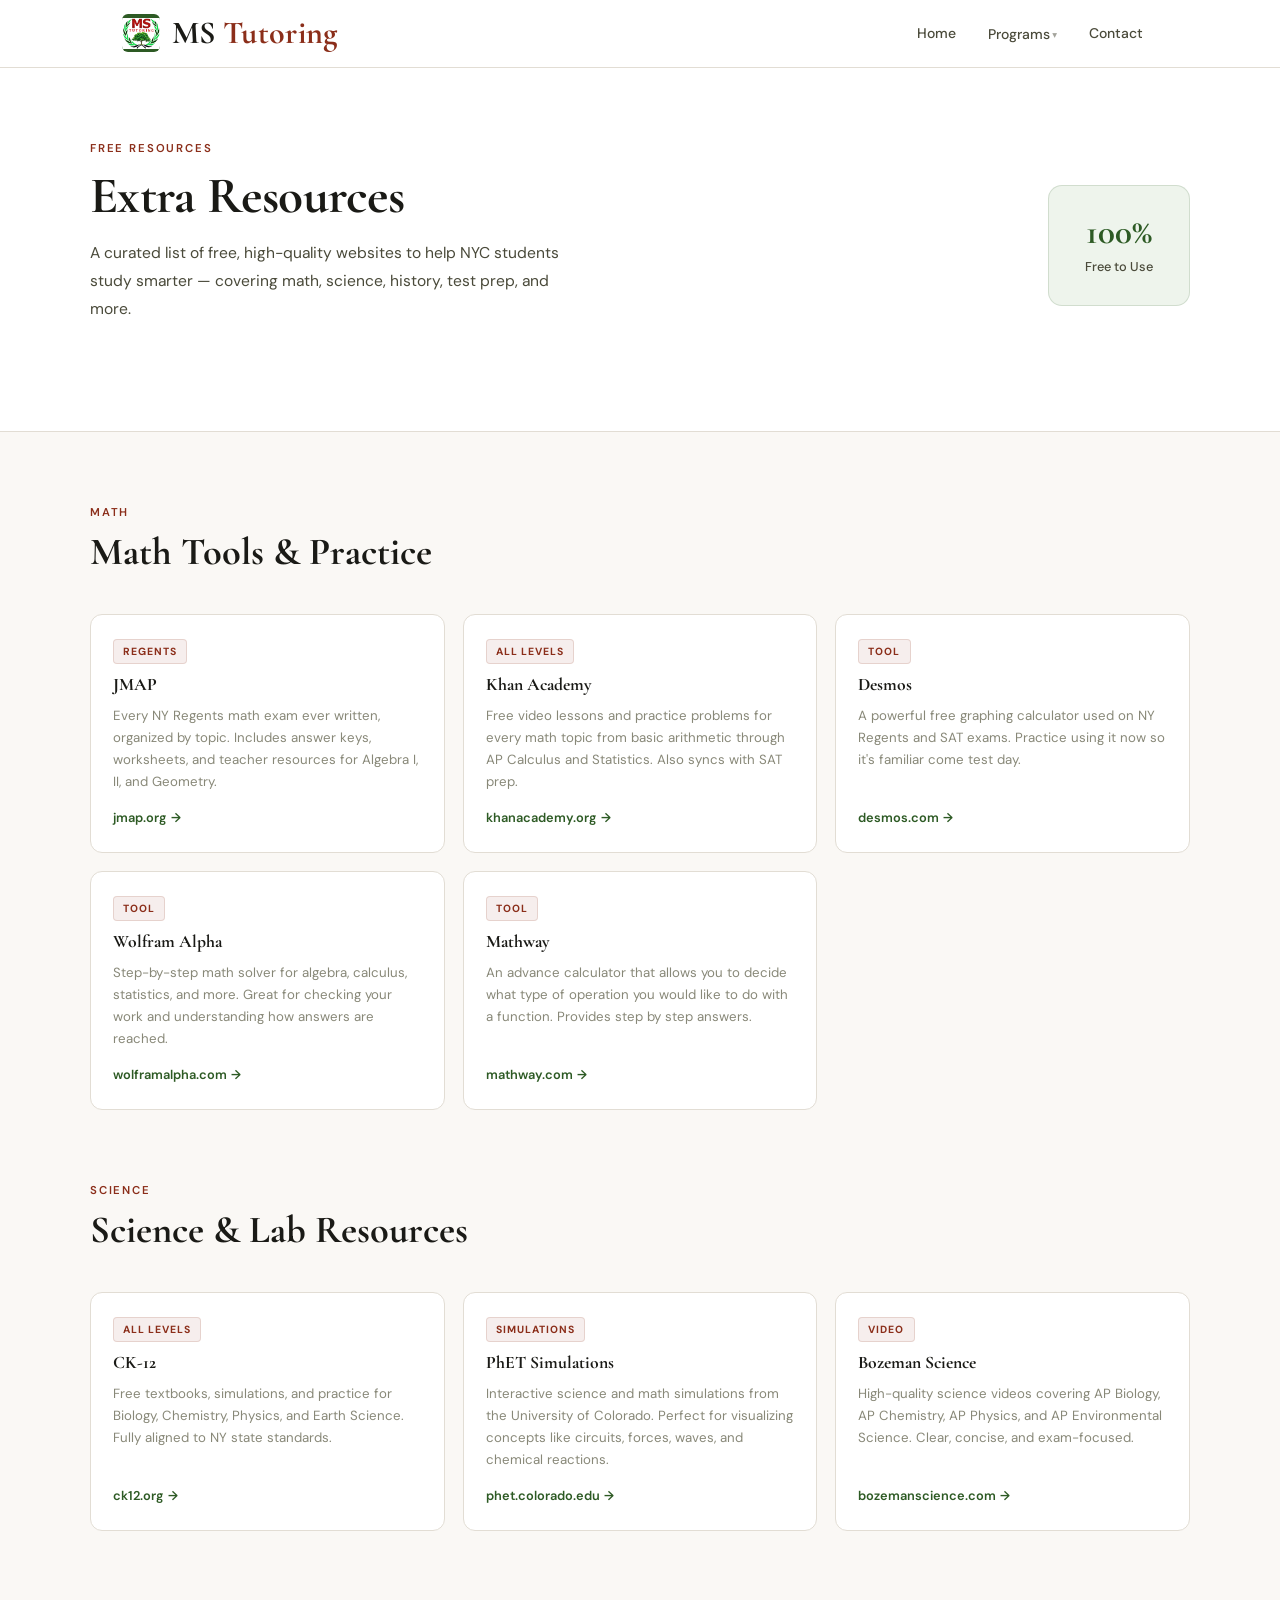
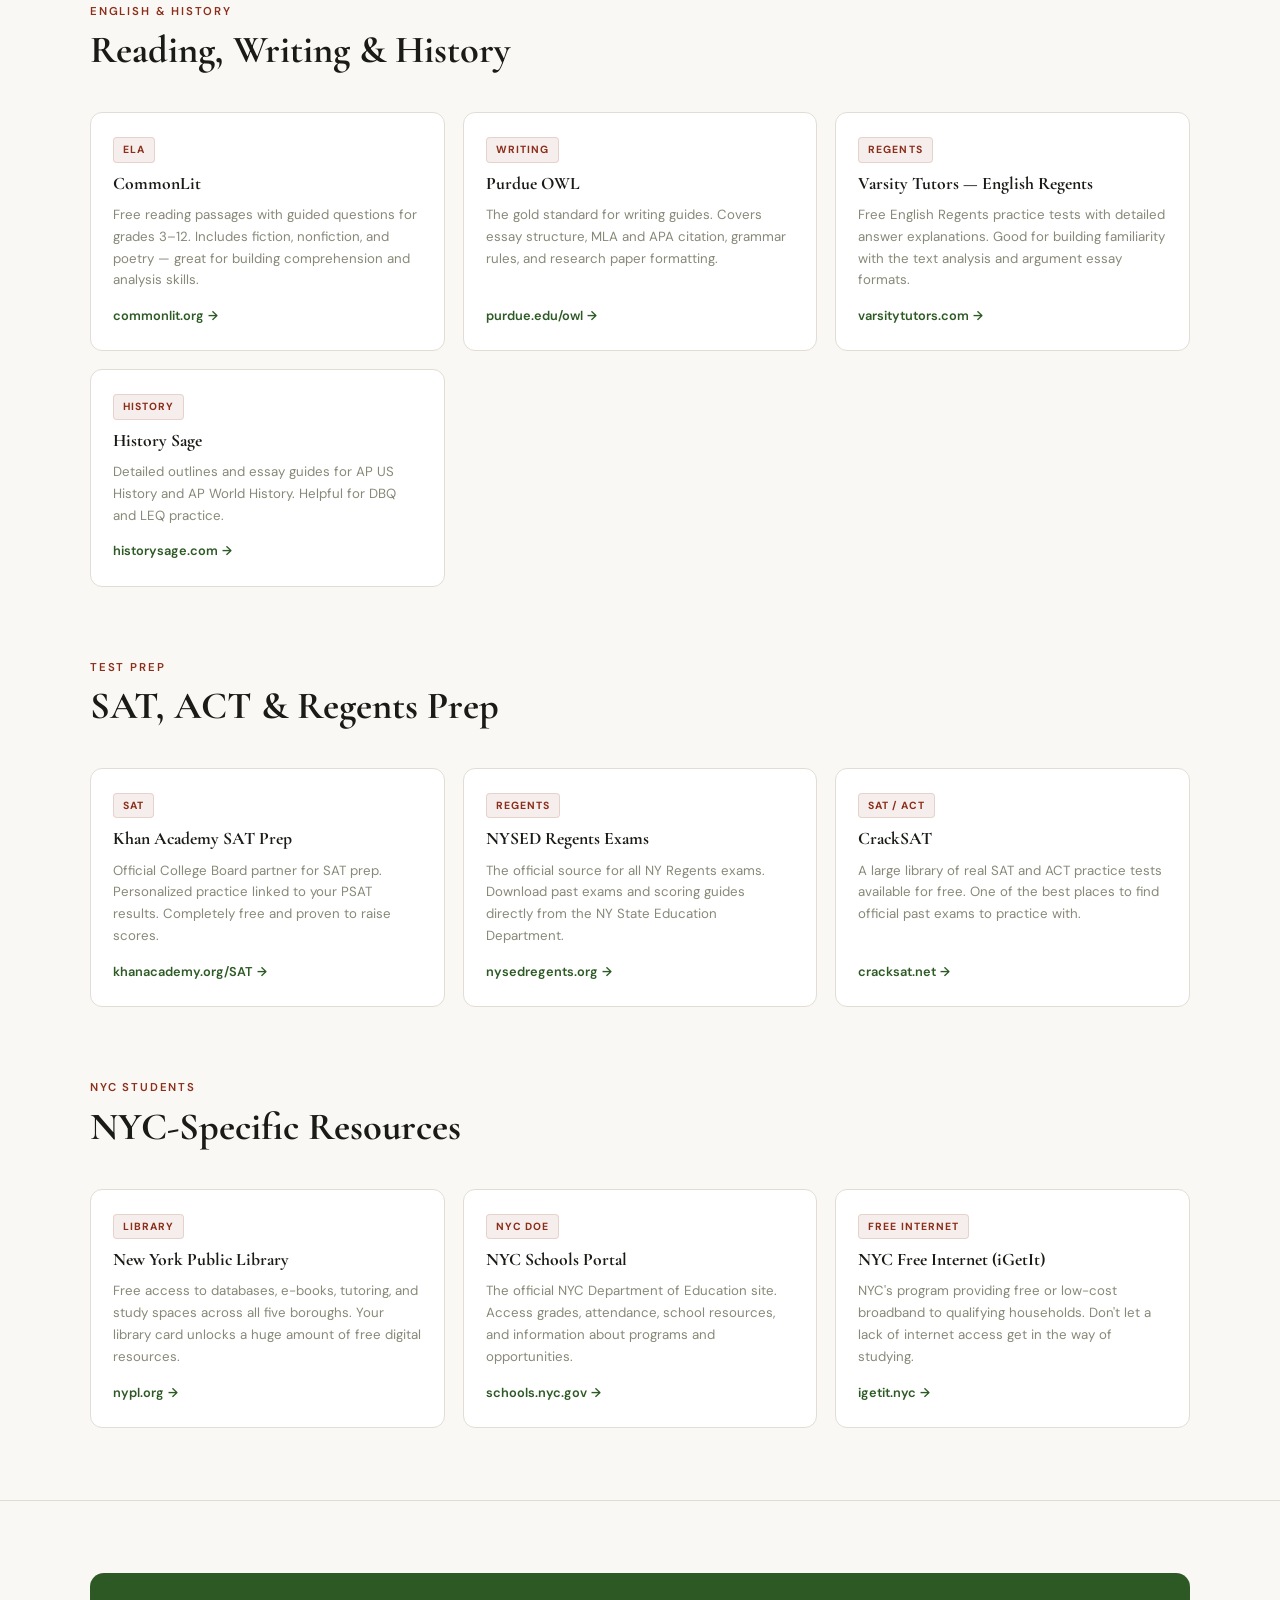
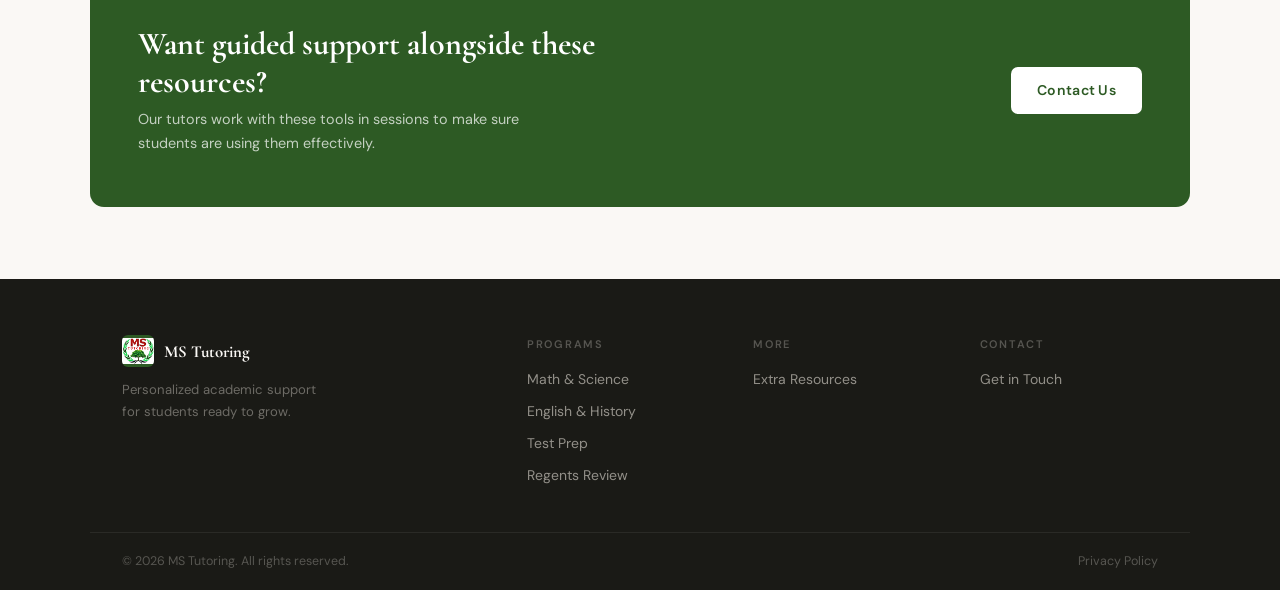
<file: programs/extra.html>
<!DOCTYPE html>
<html lang="en">
<head>
  <meta charset="UTF-8"/>
  <meta name="viewport" content="width=device-width, initial-scale=1.0"/>
  <title>Extra Resources — MS Tutoring</title>
  <link rel="icon" type="image/png" href="../logo.png"/>
  <link href="https://fonts.googleapis.com/css2?family=Cormorant+Garamond:ital,wght@0,600;0,700;1,600&family=DM+Sans:wght@400;500;600&display=swap" rel="stylesheet"/>
  <link rel="stylesheet" href="../css/style.css"/>
  <link rel="stylesheet" href="../css/pages.css"/>
  <style>
    .resource-grid {
      display: grid;
      grid-template-columns: repeat(auto-fill, minmax(280px, 1fr));
      gap: 18px;
      margin-top: 12px;
    }

    .resource-card {
      background: var(--white);
      border: 1px solid var(--border);
      border-radius: 12px;
      padding: 24px 22px;
      display: flex;
      flex-direction: column;
      gap: 10px;
      position: relative;
      overflow: hidden;
      transition: border-color 0.2s, box-shadow 0.2s, transform 0.2s;
      text-decoration: none;
      color: inherit;
    }

    .resource-card::after {
      content: '';
      position: absolute;
      bottom: 0;
      left: 0;
      right: 0;
      height: 2px;
      background: var(--green);
      transform: scaleX(0);
      transform-origin: left;
      transition: transform 0.25s;
    }

    .resource-card:hover {
      border-color: transparent;
      box-shadow: 0 6px 28px rgba(0,0,0,0.09);
      transform: translateY(-3px);
    }

    .resource-card:hover::after {
      transform: scaleX(1);
    }

    .resource-tag {
      display: inline-block;
      font-size: 0.65rem;
      font-weight: 700;
      letter-spacing: 0.1em;
      text-transform: uppercase;
      color: var(--brick);
      background: rgba(139,46,26,0.08);
      border: 1px solid rgba(139,46,26,0.15);
      padding: 3px 9px;
      border-radius: 4px;
      width: fit-content;
    }

    .resource-card h4 {
      font-family: var(--font-head);
      font-size: 1.1rem;
      font-weight: 700;
      color: var(--ink);
      line-height: 1.2;
      margin: 0;
    }

    .resource-card p {
      font-size: 0.83rem;
      color: var(--muted);
      line-height: 1.65;
      flex: 1;
      margin: 0;
    }

    .resource-link {
      font-size: 0.8rem;
      font-weight: 600;
      color: var(--green);
      display: flex;
      align-items: center;
      gap: 4px;
      margin-top: 4px;
    }

    .resource-link::after {
      content: '→';
    }

    .resource-section {
      padding: 72px 32px;
      background: var(--cream);
    }

    .resource-section + .resource-section {
      padding-top: 0;
    }

    @media (max-width: 600px) {
      .resource-section { padding: 52px 20px; }
      .resource-section + .resource-section { padding-top: 0; }
      .resource-grid { grid-template-columns: 1fr; }
    }
  </style>
</head>
<body>

<header class="navbar">
  <div class="nav-inner">
    <a href="../index.html" class="nav-logo">
      <div class="logo-img-wrap"><img src="../logo.png" alt="MS Tutoring logo"/></div>
      <span class="logo-name">MS <em>Tutoring</em></span>
    </a>
    <nav class="nav-links">
      <a href="../index.html" class="nav-item">Home</a>
      <div class="dropdown">
        <a href="#" class="nav-item" tabindex="0">Programs</a>
        <div class="drop-menu">
          <a href="math-science.html">Math &amp; Science</a>
          <a href="english-history.html">English &amp; History</a>
          <a href="test-prep.html">Test Prep (SAT / ACT)</a>
          <a href="regents.html">Regents Review</a>
          <a href="extra.html" class="nav-item active">Extra</a>
        </div>
      </div>
      <a href="../contact.html" class="nav-item">Contact</a>
    </nav>
  </div>
</header>

<section class="page-hero">
  <div class="section-wrap">
    <div class="page-hero-inner">
      <div>
        <div class="section-eyebrow">Free Resources</div>
        <h1 class="page-title">Extra Resources</h1>
        <p class="page-sub">A curated list of free, high-quality websites to help NYC students study smarter — covering math, science, history, test prep, and more.</p>
      </div>
      <div class="page-hero-badge">
        <span class="badge-num">100%</span>
        <span class="badge-label">Free to Use</span>
      </div>
    </div>
  </div>
</section>

<!-- MATH -->
<section class="resource-section">
  <div class="section-wrap">
    <div class="section-eyebrow">Math</div>
    <h2 class="section-title">Math Tools &amp; Practice</h2>
    <div class="resource-grid">

      <a href="https://www.jmap.org" target="_blank" rel="noopener" class="resource-card">
        <span class="resource-tag">Regents</span>
        <h4>JMAP</h4>
        <p>Every NY Regents math exam ever written, organized by topic. Includes answer keys, worksheets, and teacher resources for Algebra I, II, and Geometry.</p>
        <span class="resource-link">jmap.org</span>
      </a>

      <a href="https://www.khanacademy.org" target="_blank" rel="noopener" class="resource-card">
        <span class="resource-tag">All Levels</span>
        <h4>Khan Academy</h4>
        <p>Free video lessons and practice problems for every math topic from basic arithmetic through AP Calculus and Statistics. Also syncs with SAT prep.</p>
        <span class="resource-link">khanacademy.org</span>
      </a>

      <a href="https://www.desmos.com" target="_blank" rel="noopener" class="resource-card">
        <span class="resource-tag">Tool</span>
        <h4>Desmos</h4>
        <p>A powerful free graphing calculator used on NY Regents and SAT exams. Practice using it now so it's familiar come test day.</p>
        <span class="resource-link">desmos.com</span>
      </a>

      <a href="https://www.wolframalpha.com" target="_blank" rel="noopener" class="resource-card">
        <span class="resource-tag">Tool</span>
        <h4>Wolfram Alpha</h4>
        <p>Step-by-step math solver for algebra, calculus, statistics, and more. Great for checking your work and understanding how answers are reached.</p>
        <span class="resource-link">wolframalpha.com</span>
      </a>
      
      <a href="https://www.mathway.com" target="_blank" rel="noopener" class="resource-card">
        <span class="resource-tag">Tool</span>
        <h4>Mathway</h4>
        <p> An advance calculator that allows you to decide what type of operation you would like to do with a function. Provides step by step answers.</p>
        <span class="resource-link">mathway.com</span>
      </a>

    </div>
  </div>
</section>

<!-- SCIENCE -->
<section class="resource-section">
  <div class="section-wrap">
    <div class="section-eyebrow">Science</div>
    <h2 class="section-title">Science &amp; Lab Resources</h2>
    <div class="resource-grid">

      <a href="https://www.ck12.org" target="_blank" rel="noopener" class="resource-card">
        <span class="resource-tag">All Levels</span>
        <h4>CK-12</h4>
        <p>Free textbooks, simulations, and practice for Biology, Chemistry, Physics, and Earth Science. Fully aligned to NY state standards.</p>
        <span class="resource-link">ck12.org</span>
      </a>

      <a href="https://phet.colorado.edu" target="_blank" rel="noopener" class="resource-card">
        <span class="resource-tag">Simulations</span>
        <h4>PhET Simulations</h4>
        <p>Interactive science and math simulations from the University of Colorado. Perfect for visualizing concepts like circuits, forces, waves, and chemical reactions.</p>
        <span class="resource-link">phet.colorado.edu</span>
      </a>

      <a href="https://www.bozemanscience.com" target="_blank" rel="noopener" class="resource-card">
        <span class="resource-tag">Video</span>
        <h4>Bozeman Science</h4>
        <p>High-quality science videos covering AP Biology, AP Chemistry, AP Physics, and AP Environmental Science. Clear, concise, and exam-focused.</p>
        <span class="resource-link">bozemanscience.com</span>
      </a>

    </div>
  </div>
</section>

<!-- ELA & HISTORY -->
<section class="resource-section">
  <div class="section-wrap">
    <div class="section-eyebrow">English &amp; History</div>
    <h2 class="section-title">Reading, Writing &amp; History</h2>
    <div class="resource-grid">

      <a href="https://www.commonlit.org" target="_blank" rel="noopener" class="resource-card">
        <span class="resource-tag">ELA</span>
        <h4>CommonLit</h4>
        <p>Free reading passages with guided questions for grades 3–12. Includes fiction, nonfiction, and poetry — great for building comprehension and analysis skills.</p>
        <span class="resource-link">commonlit.org</span>
      </a>

      <a href="https://www.purdue.edu/owl" target="_blank" rel="noopener" class="resource-card">
        <span class="resource-tag">Writing</span>
        <h4>Purdue OWL</h4>
        <p>The gold standard for writing guides. Covers essay structure, MLA and APA citation, grammar rules, and research paper formatting.</p>
        <span class="resource-link">purdue.edu/owl</span>
      </a>

      <a href="https://www.varsitytutors.com/regents-english-practice-tests" target="_blank" rel="noopener" class="resource-card">
        <span class="resource-tag">Regents</span>
        <h4>Varsity Tutors — English Regents</h4>
        <p>Free English Regents practice tests with detailed answer explanations. Good for building familiarity with the text analysis and argument essay formats.</p>
        <span class="resource-link">varsitytutors.com</span>
      </a>

      <a href="https://www.historysage.com" target="_blank" rel="noopener" class="resource-card">
        <span class="resource-tag">History</span>
        <h4>History Sage</h4>
        <p>Detailed outlines and essay guides for AP US History and AP World History. Helpful for DBQ and LEQ practice.</p>
        <span class="resource-link">historysage.com</span>
      </a>

    </div>
  </div>
</section>

<!-- TEST PREP -->
<section class="resource-section">
  <div class="section-wrap">
    <div class="section-eyebrow">Test Prep</div>
    <h2 class="section-title">SAT, ACT &amp; Regents Prep</h2>
    <div class="resource-grid">

      <a href="https://www.khanacademy.org/SAT" target="_blank" rel="noopener" class="resource-card">
        <span class="resource-tag">SAT</span>
        <h4>Khan Academy SAT Prep</h4>
        <p>Official College Board partner for SAT prep. Personalized practice linked to your PSAT results. Completely free and proven to raise scores.</p>
        <span class="resource-link">khanacademy.org/SAT</span>
      </a>

      <a href="https://www.nysedregents.org" target="_blank" rel="noopener" class="resource-card">
        <span class="resource-tag">Regents</span>
        <h4>NYSED Regents Exams</h4>
        <p>The official source for all NY Regents exams. Download past exams and scoring guides directly from the NY State Education Department.</p>
        <span class="resource-link">nysedregents.org</span>
      </a>

      <a href="https://www.cracksat.net" target="_blank" rel="noopener" class="resource-card">
        <span class="resource-tag">SAT / ACT</span>
        <h4>CrackSAT</h4>
        <p>A large library of real SAT and ACT practice tests available for free. One of the best places to find official past exams to practice with.</p>
        <span class="resource-link">cracksat.net</span>
      </a>

    </div>
  </div>
</section>

<!-- NYC SPECIFIC -->
<section class="resource-section">
  <div class="section-wrap">
    <div class="section-eyebrow">NYC Students</div>
    <h2 class="section-title">NYC-Specific Resources</h2>
    <div class="resource-grid">

      <a href="https://www.nypl.org" target="_blank" rel="noopener" class="resource-card">
        <span class="resource-tag">Library</span>
        <h4>New York Public Library</h4>
        <p>Free access to databases, e-books, tutoring, and study spaces across all five boroughs. Your library card unlocks a huge amount of free digital resources.</p>
        <span class="resource-link">nypl.org</span>
      </a>

      <a href="https://schools.nyc.gov" target="_blank" rel="noopener" class="resource-card">
        <span class="resource-tag">NYC DOE</span>
        <h4>NYC Schools Portal</h4>
        <p>The official NYC Department of Education site. Access grades, attendance, school resources, and information about programs and opportunities.</p>
        <span class="resource-link">schools.nyc.gov</span>
      </a>

      <a href="https://www.igetit.nyc" target="_blank" rel="noopener" class="resource-card">
        <span class="resource-tag">Free Internet</span>
        <h4>NYC Free Internet (iGetIt)</h4>
        <p>NYC's program providing free or low-cost broadband to qualifying households. Don't let a lack of internet access get in the way of studying.</p>
        <span class="resource-link">igetit.nyc</span>
      </a>

    </div>
  </div>
</section>

<section class="cta-section">
  <div class="section-wrap">
    <div class="cta-box">
      <div>
        <h2>Want guided support alongside these resources?</h2>
        <p>Our tutors work with these tools in sessions to make sure students are using them effectively.</p>
      </div>
      <a href="../contact.html" class="btn-solid">Contact Us</a>
    </div>
  </div>
</section>

<footer class="footer">
  <div class="footer-inner">
    <div class="footer-brand">
      <div class="footer-logo-row">
        <div class="footer-logo-wrap"><img src="../logo.png" alt="MS Tutoring logo"/></div>
        <span>MS Tutoring</span>
      </div>
      <p class="footer-tagline">Personalized academic support for students ready to grow.</p>
    </div>
    <div class="footer-col">
      <h4>Programs</h4>
      <a href="math-science.html">Math &amp; Science</a>
      <a href="english-history.html">English &amp; History</a>
      <a href="test-prep.html">Test Prep</a>
      <a href="regents.html">Regents Review</a>
    </div>
    <div class="footer-col">
      <h4>More</h4>
      <a href="extra.html">Extra Resources</a>
    </div>
    <div class="footer-col">
      <h4>Contact</h4>
      <a href="../contact.html">Get in Touch</a>
    </div>
  </div>
  <div class="footer-bottom">
    <p>© 2026 MS Tutoring. All rights reserved.</p>
    <a href="../privacy.html">Privacy Policy</a>
  </div>
</footer>

</body>
</html>
</file>
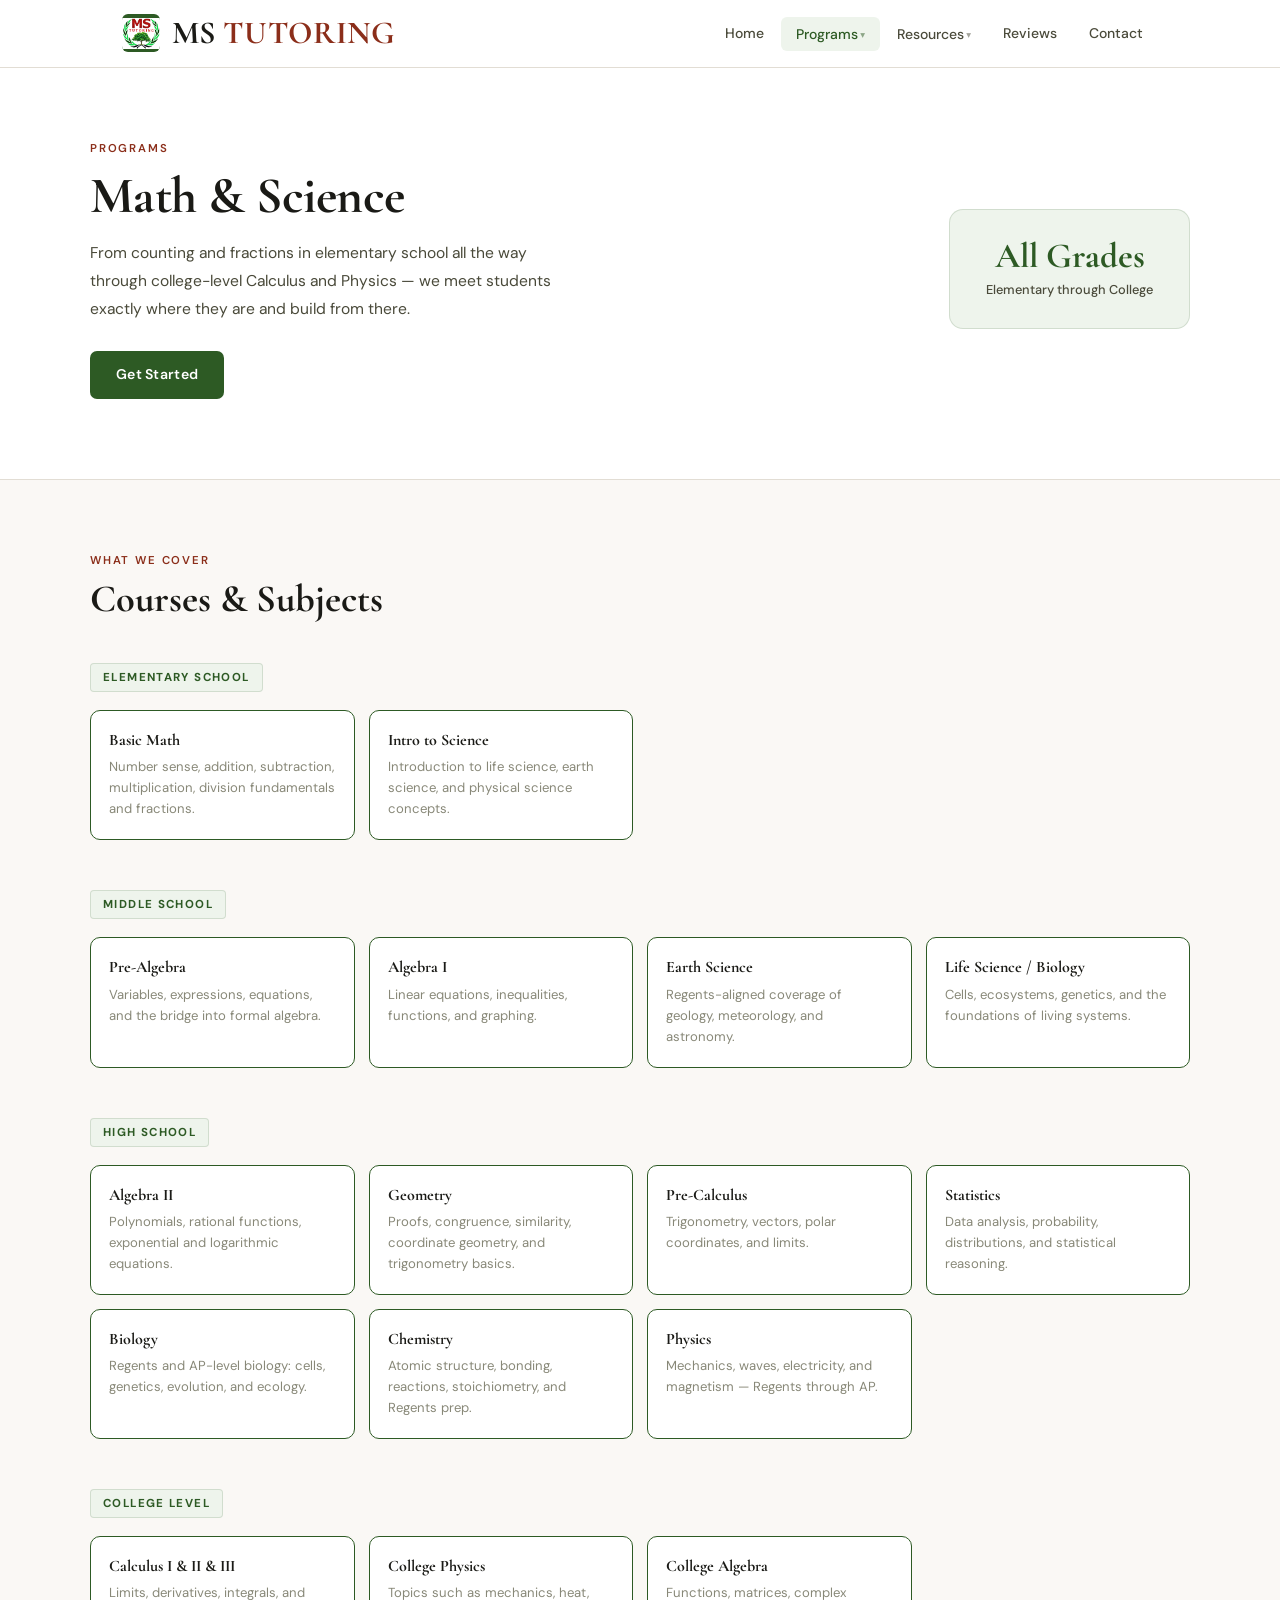
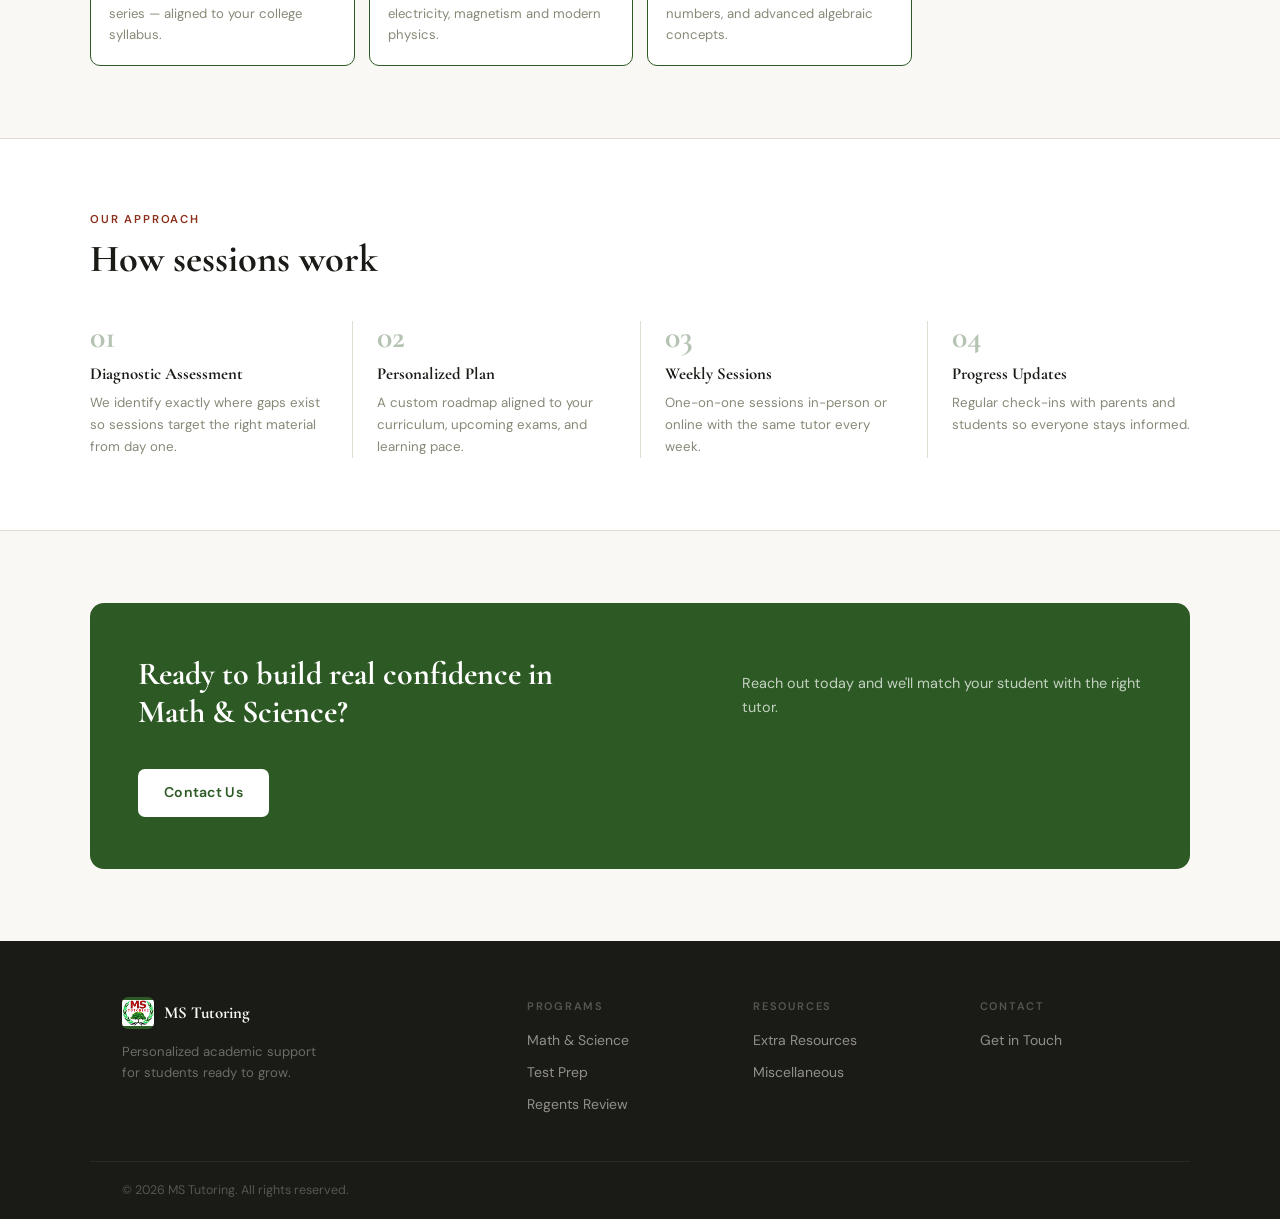
<file: programs/math-science.html>
<!DOCTYPE html>
<html lang="en">
<head>
  <meta charset="UTF-8"/>
  <meta name="viewport" content="width=device-width, initial-scale=1.0"/>
  <title>Math &amp; Science — MS Tutoring</title>
  <link rel="icon" type="image/png" href="../logo.png"/>
  <link href="https://fonts.googleapis.com/css2?family=Cormorant+Garamond:ital,wght@0,600;0,700;1,600&family=DM+Sans:wght@400;500;600&display=swap" rel="stylesheet"/>
  <link rel="stylesheet" href="../css/style.css"/>
  <link rel="stylesheet" href="../css/pages.css"/>
</head>
<body class="math-science">

<!-- NAVBAR -->
<header class="navbar">
  <div class="nav-inner">
    <a href="../index.html" class="nav-logo">
      <div class="logo-img-wrap"><img src="../logo.png" alt="MS Tutoring logo"/></div>
      <span class="logo-name">MS <em>TUTORING</em></span>
    </a>
    <button class="nav-toggle" aria-label="Toggle menu">
      <span></span><span></span><span></span>
    </button>
    <nav class="nav-links">
      <a href="../index.html" class="nav-item">Home</a>
      <div class="dropdown">
        <a href="#" class="nav-item active" tabindex="0">Programs</a>
        <div class="drop-menu">
          <a href="math-science.html">Math &amp; Science</a>
          <a href="test-prep.html">Test Prep (SAT / ACT)</a>
          <a href="regents.html">Regents Review</a>
        </div>
      </div>
      <div class="dropdown">
        <a href="#" class="nav-item" tabindex="0">Resources</a>
        <div class="drop-menu">
          <a href="../Resources/extra.html">Extra Resources</a>
          <a href="../Resources/miscellaneous.html">Miscellaneous</a>
        </div>
      </div>
      <a href="../reviews.html" class="nav-item">Reviews</a>
      <a href="../contact.html" class="nav-item">Contact</a>
    </nav>
  </div>
</header>

<!-- PAGE HERO -->
<section class="page-hero">
  <div class="section-wrap">
    <div class="page-hero-inner">
      <div>
        <div class="section-eyebrow">Programs</div>
        <h1 class="page-title">Math &amp; Science</h1>
        <p class="page-sub">From counting and fractions in elementary school all the way through college-level Calculus and Physics — we meet students exactly where they are and build from there.</p>
        <a href="../contact.html" class="btn-solid">Get Started</a>
      </div>
      <div class="page-hero-badge">
        <span class="badge-num">All Grades</span>
        <span class="badge-label">Elementary through College</span>
      </div>
    </div>
  </div>
</section>

<!-- SUBJECTS GRID -->
<section class="subject-section">
  <div class="section-wrap">
    <div class="section-eyebrow">What We Cover</div>
    <h2 class="section-title">Courses &amp; Subjects</h2>

    <div class="level-block">
      <div class="level-tag">Elementary School</div>
      <div class="subject-grid">
        <div class="subject-card"><h4>Basic Math</h4><p>Number sense, addition, subtraction, multiplication, division fundamentals and fractions.</p></div>
        <div class="subject-card"><h4>Intro to Science</h4><p> Introduction to life science, earth science, and physical science concepts.</p></div>
      </div>
    </div>

    <div class="level-block">
      <div class="level-tag">Middle School</div>
      <div class="subject-grid">
        <div class="subject-card"><h4>Pre-Algebra</h4><p>Variables, expressions, equations, and the bridge into formal algebra.</p></div>
        <div class="subject-card"><h4>Algebra I</h4><p>Linear equations, inequalities, functions, and graphing.</p></div>
        <div class="subject-card"><h4>Earth Science</h4><p>Regents-aligned coverage of geology, meteorology, and astronomy.</p></div>
        <div class="subject-card"><h4>Life Science / Biology</h4><p>Cells, ecosystems, genetics, and the foundations of living systems.</p></div>
      </div>
    </div>

    <div class="level-block">
      <div class="level-tag">High School</div>
      <div class="subject-grid">
        <div class="subject-card"><h4>Algebra II</h4><p>Polynomials, rational functions, exponential and logarithmic equations.</p></div>
        <div class="subject-card"><h4>Geometry</h4><p>Proofs, congruence, similarity, coordinate geometry, and trigonometry basics.</p></div>
        <div class="subject-card"><h4>Pre-Calculus</h4><p>Trigonometry, vectors, polar coordinates, and limits.</p></div>
        <div class="subject-card"><h4>Statistics</h4><p>Data analysis, probability, distributions, and statistical reasoning.</p></div>
        <div class="subject-card"><h4>Biology</h4><p>Regents and AP-level biology: cells, genetics, evolution, and ecology.</p></div>
        <div class="subject-card"><h4>Chemistry</h4><p>Atomic structure, bonding, reactions, stoichiometry, and Regents prep.</p></div>
        <div class="subject-card"><h4>Physics</h4><p>Mechanics, waves, electricity, and magnetism — Regents through AP.</p></div>
      </div>
    </div>

    <div class="level-block">
      <div class="level-tag">College Level</div>
      <div class="subject-grid">
        <div class="subject-card"><h4>Calculus I &amp; II &amp; III</h4><p>Limits, derivatives, integrals, and series — aligned to your college syllabus.</p></div>
        <div class="subject-card"><h4>College Physics</h4><p>Topics such as mechanics, heat, electricity, magnetism and modern physics.</p></div>
        <div class="subject-card"><h4>College Algebra</h4><p>Functions, matrices, complex numbers, and advanced algebraic concepts.</p></div>
      </div>
    </div>
  </div>
</section>

<!-- HOW IT WORKS -->
<section class="how-section">
  <div class="section-wrap">
    <div class="section-eyebrow">Our Approach</div>
    <h2 class="section-title">How sessions work</h2>
    <div class="steps-row">
      <div class="step-card">
        <div class="step-num">01</div>
        <h4>Diagnostic Assessment</h4>
        <p>We identify exactly where gaps exist so sessions target the right material from day one.</p>
      </div>
      <div class="step-divider"></div>
      <div class="step-card">
        <div class="step-num">02</div>
        <h4>Personalized Plan</h4>
        <p>A custom roadmap aligned to your curriculum, upcoming exams, and learning pace.</p>
      </div>
      <div class="step-divider"></div>
      <div class="step-card">
        <div class="step-num">03</div>
        <h4>Weekly Sessions</h4>
        <p>One-on-one sessions in-person or online with the same tutor every week.</p>
      </div>
      <div class="step-divider"></div>
      <div class="step-card">
        <div class="step-num">04</div>
        <h4>Progress Updates</h4>
        <p>Regular check-ins with parents and students so everyone stays informed.</p>
      </div>
    </div>
  </div>
</section>

<!-- CTA -->
<section class="cta-section">
  <div class="section-wrap">
    <div class="cta-box">
      <h2>Ready to build real confidence in Math &amp; Science?</h2>
      <p>Reach out today and we'll match your student with the right tutor.</p>
      <a href="../contact.html" class="btn-solid">Contact Us</a>
    </div>
  </div>
</section>

<!-- FOOTER -->
<footer class="footer">
  <div class="footer-inner">
    <div class="footer-brand">
      <div class="footer-logo-row">
        <div class="footer-logo-wrap"><img src="../logo.png" alt="MS Tutoring logo"/></div>
        <span>MS Tutoring</span>
      </div>
      <p class="footer-tagline">Personalized academic support for students ready to grow.</p>
    </div>
    <div class="footer-col">
      <h4>Programs</h4>
      <a href="math-science.html">Math &amp; Science</a>
      <a href="test-prep.html">Test Prep</a>
      <a href="regents.html">Regents Review</a>
    </div>
    <div class="footer-col">
      <h4>Resources</h4>
      <a href="../Resources/extra.html">Extra Resources</a>
      <a href="../Resources/miscellaneous.html">Miscellaneous</a>
    </div>
    <div class="footer-col">
      <h4>Contact</h4>
      <a href="../contact.html">Get in Touch</a>
    </div>
  </div>
  <div class="footer-bottom">
    <p>&copy; 2026 MS Tutoring. All rights reserved.</p>
  </div>
</footer>

  <script src="../js/nav.js"></script>
</body>
</html>
</file>
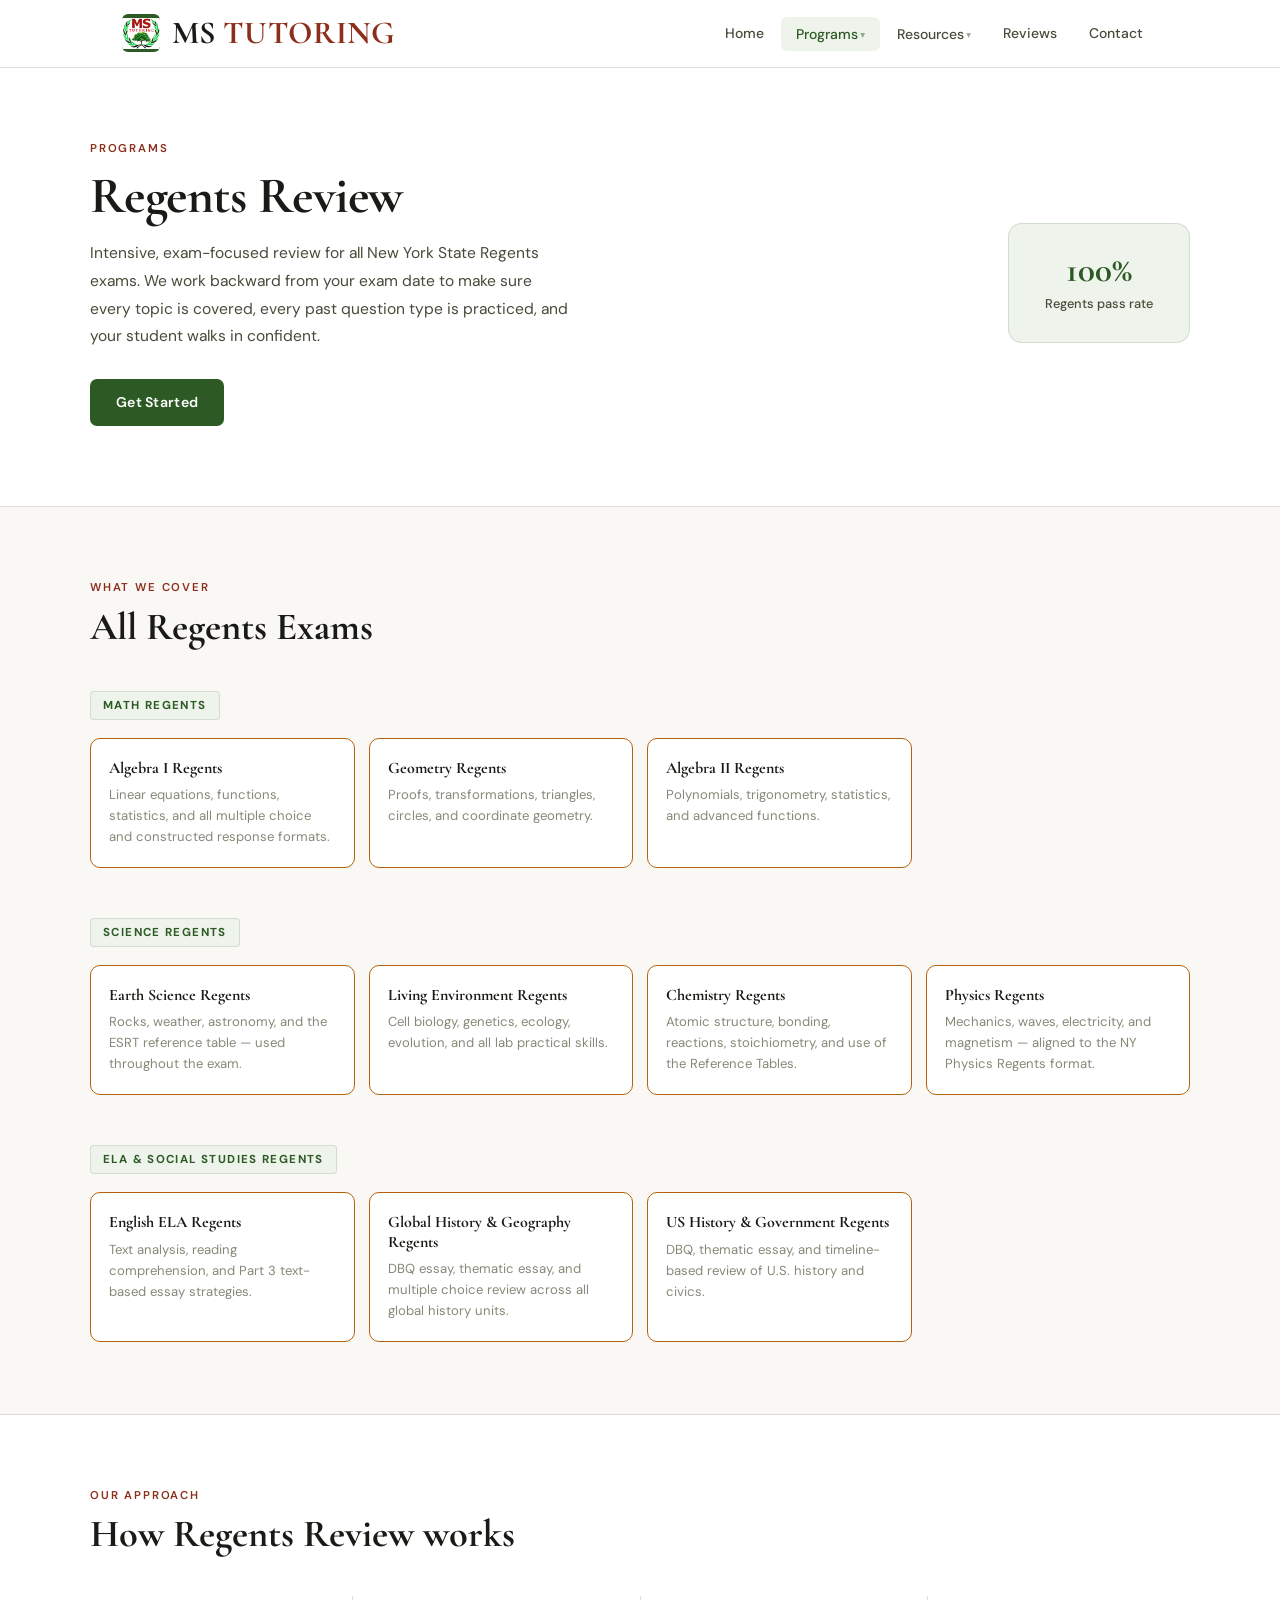
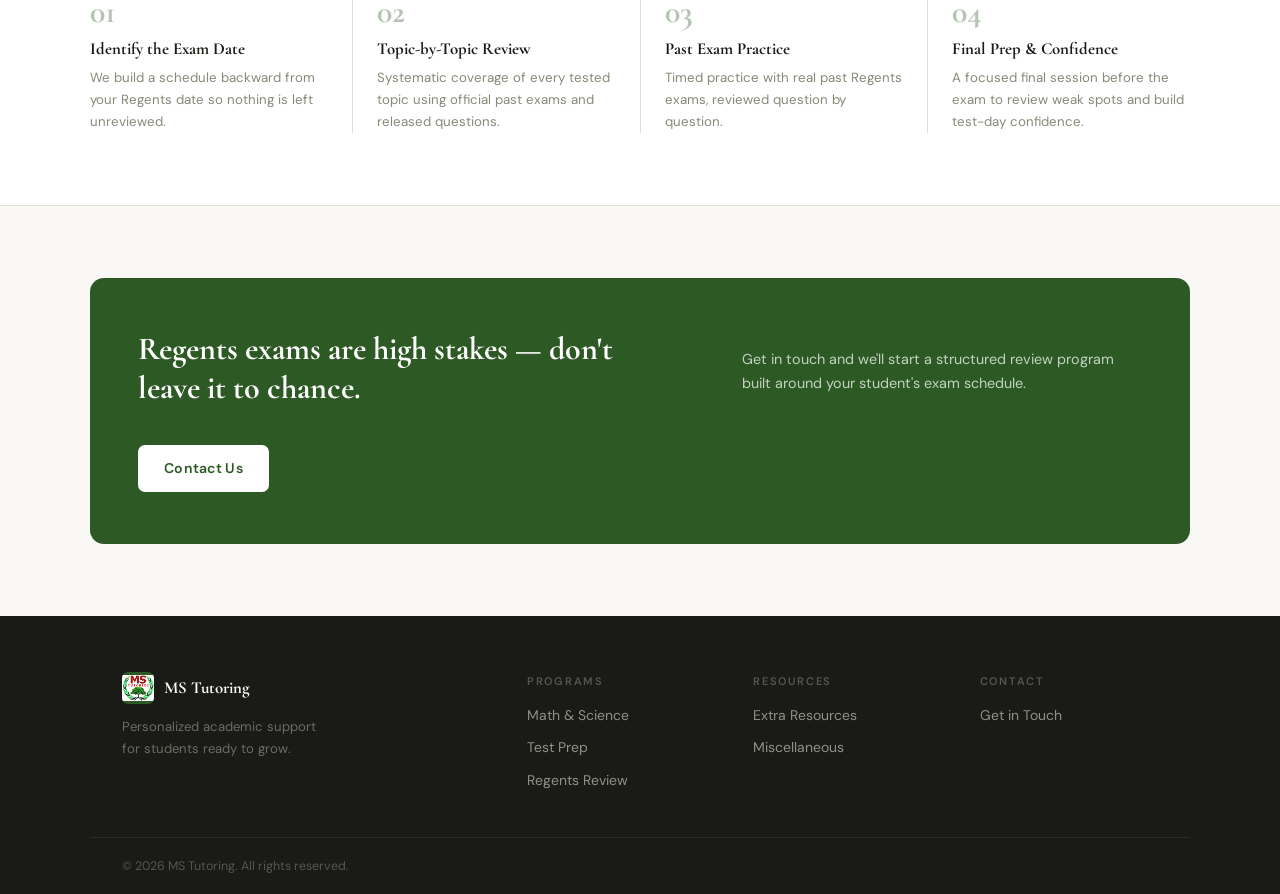
<file: programs/regents.html>
<!DOCTYPE html>
<html lang="en">
<head>
  <meta charset="UTF-8"/>
  <meta name="viewport" content="width=device-width, initial-scale=1.0"/>
  <title>Regents Review — MS Tutoring</title>
  <link rel="icon" type="image/png" href="../logo.png"/>
  <link href="https://fonts.googleapis.com/css2?family=Cormorant+Garamond:ital,wght@0,600;0,700;1,600&family=DM+Sans:wght@400;500;600&display=swap" rel="stylesheet"/>
  <link rel="stylesheet" href="../css/style.css"/>
  <link rel="stylesheet" href="../css/pages.css"/>
</head>
<body class="regents">

<header class="navbar">
  <div class="nav-inner">
    <a href="../index.html" class="nav-logo">
      <div class="logo-img-wrap"><img src="../logo.png" alt="MS Tutoring logo"/></div>
      <span class="logo-name">MS <em>TUTORING</em></span>
    </a>
    <button class="nav-toggle" aria-label="Toggle menu">
      <span></span><span></span><span></span>
    </button>
    <nav class="nav-links">
      <a href="../index.html" class="nav-item">Home</a>
      <div class="dropdown">
        <a href="#" class="nav-item active" tabindex="0">Programs</a>
        <div class="drop-menu">
          <a href="math-science.html">Math &amp; Science</a>
          <a href="test-prep.html">Test Prep (SAT / ACT)</a>
          <a href="regents.html">Regents Review</a>
        </div>
      </div>
      <div class="dropdown">
        <a href="#" class="nav-item" tabindex="0">Resources</a>
        <div class="drop-menu">
          <a href="../Resources/extra.html">Extra Resources</a>
          <a href="../Resources/miscellaneous.html">Miscellaneous</a>
        </div>
      </div>
      <a href="../reviews.html" class="nav-item">Reviews</a>
      <a href="../contact.html" class="nav-item">Contact</a>
    </nav>
  </div>
</header>

<section class="page-hero">
  <div class="section-wrap">
    <div class="page-hero-inner">
      <div>
        <div class="section-eyebrow">Programs</div>
        <h1 class="page-title">Regents Review</h1>
        <p class="page-sub">Intensive, exam-focused review for all New York State Regents exams. We work backward from your exam date to make sure every topic is covered, every past question type is practiced, and your student walks in confident.</p>
        <a href="../contact.html" class="btn-solid">Get Started</a>
      </div>
      <div class="page-hero-badge">
        <span class="badge-num">100%</span>
        <span class="badge-label">Regents pass rate</span>
      </div>
    </div>
  </div>
</section>

<section class="subject-section">
  <div class="section-wrap">
    <div class="section-eyebrow">What We Cover</div>
    <h2 class="section-title">All Regents Exams</h2>

    <div class="level-block">
      <div class="level-tag">Math Regents</div>
      <div class="subject-grid">
        <div class="subject-card"><h4>Algebra I Regents</h4><p>Linear equations, functions, statistics, and all multiple choice and constructed response formats.</p></div>
        <div class="subject-card"><h4>Geometry Regents</h4><p>Proofs, transformations, triangles, circles, and coordinate geometry.</p></div>
        <div class="subject-card"><h4>Algebra II Regents</h4><p>Polynomials, trigonometry, statistics, and advanced functions.</p></div>
      </div>
    </div>

    <div class="level-block">
      <div class="level-tag">Science Regents</div>
      <div class="subject-grid">
        <div class="subject-card"><h4>Earth Science Regents</h4><p>Rocks, weather, astronomy, and the ESRT reference table — used throughout the exam.</p></div>
        <div class="subject-card"><h4>Living Environment Regents</h4><p>Cell biology, genetics, ecology, evolution, and all lab practical skills.</p></div>
        <div class="subject-card"><h4>Chemistry Regents</h4><p>Atomic structure, bonding, reactions, stoichiometry, and use of the Reference Tables.</p></div>
        <div class="subject-card"><h4>Physics Regents</h4><p>Mechanics, waves, electricity, and magnetism — aligned to the NY Physics Regents format.</p></div>
      </div>
    </div>

    <div class="level-block">
      <div class="level-tag">ELA &amp; Social Studies Regents</div>
      <div class="subject-grid">
        <div class="subject-card"><h4>English ELA Regents</h4><p>Text analysis, reading comprehension, and Part 3 text-based essay strategies.</p></div>
        <div class="subject-card"><h4>Global History &amp; Geography Regents</h4><p>DBQ essay, thematic essay, and multiple choice review across all global history units.</p></div>
        <div class="subject-card"><h4>US History &amp; Government Regents</h4><p>DBQ, thematic essay, and timeline-based review of U.S. history and civics.</p></div>
      </div>
    </div>
  </div>
</section>

<section class="how-section">
  <div class="section-wrap">
    <div class="section-eyebrow">Our Approach</div>
    <h2 class="section-title">How Regents Review works</h2>
    <div class="steps-row">
      <div class="step-card">
        <div class="step-num">01</div>
        <h4>Identify the Exam Date</h4>
        <p>We build a schedule backward from your Regents date so nothing is left unreviewed.</p>
      </div>
      <div class="step-divider"></div>
      <div class="step-card">
        <div class="step-num">02</div>
        <h4>Topic-by-Topic Review</h4>
        <p>Systematic coverage of every tested topic using official past exams and released questions.</p>
      </div>
      <div class="step-divider"></div>
      <div class="step-card">
        <div class="step-num">03</div>
        <h4>Past Exam Practice</h4>
        <p>Timed practice with real past Regents exams, reviewed question by question.</p>
      </div>
      <div class="step-divider"></div>
      <div class="step-card">
        <div class="step-num">04</div>
        <h4>Final Prep &amp; Confidence</h4>
        <p>A focused final session before the exam to review weak spots and build test-day confidence.</p>
      </div>
    </div>
  </div>
</section>

<section class="cta-section">
  <div class="section-wrap">
    <div class="cta-box">
      <h2>Regents exams are high stakes — don't leave it to chance.</h2>
      <p>Get in touch and we'll start a structured review program built around your student's exam schedule.</p>
      <a href="../contact.html" class="btn-solid">Contact Us</a>
    </div>
  </div>
</section>

<footer class="footer">
  <div class="footer-inner">
    <div class="footer-brand">
      <div class="footer-logo-row">
        <div class="footer-logo-wrap"><img src="../logo.png" alt="MS Tutoring logo"/></div>
        <span>MS Tutoring</span>
      </div>
      <p class="footer-tagline">Personalized academic support for students ready to grow.</p>
    </div>
    <div class="footer-col">
      <h4>Programs</h4>
      <a href="math-science.html">Math &amp; Science</a>
      <a href="test-prep.html">Test Prep</a>
      <a href="regents.html">Regents Review</a>
    </div>
    <div class="footer-col">
      <h4>Resources</h4>
      <a href="../Resources/extra.html">Extra Resources</a>
      <a href="../Resources/miscellaneous.html">Miscellaneous</a>
    </div>
    <div class="footer-col">
      <h4>Contact</h4>
      <a href="../contact.html">Get in Touch</a>
    </div>
  </div>
  <div class="footer-bottom">
    <p>&copy; 2026 MS Tutoring. All rights reserved.</p>
  </div>
</footer>

  <script src="../js/nav.js"></script>
</body>
</html>
</file>
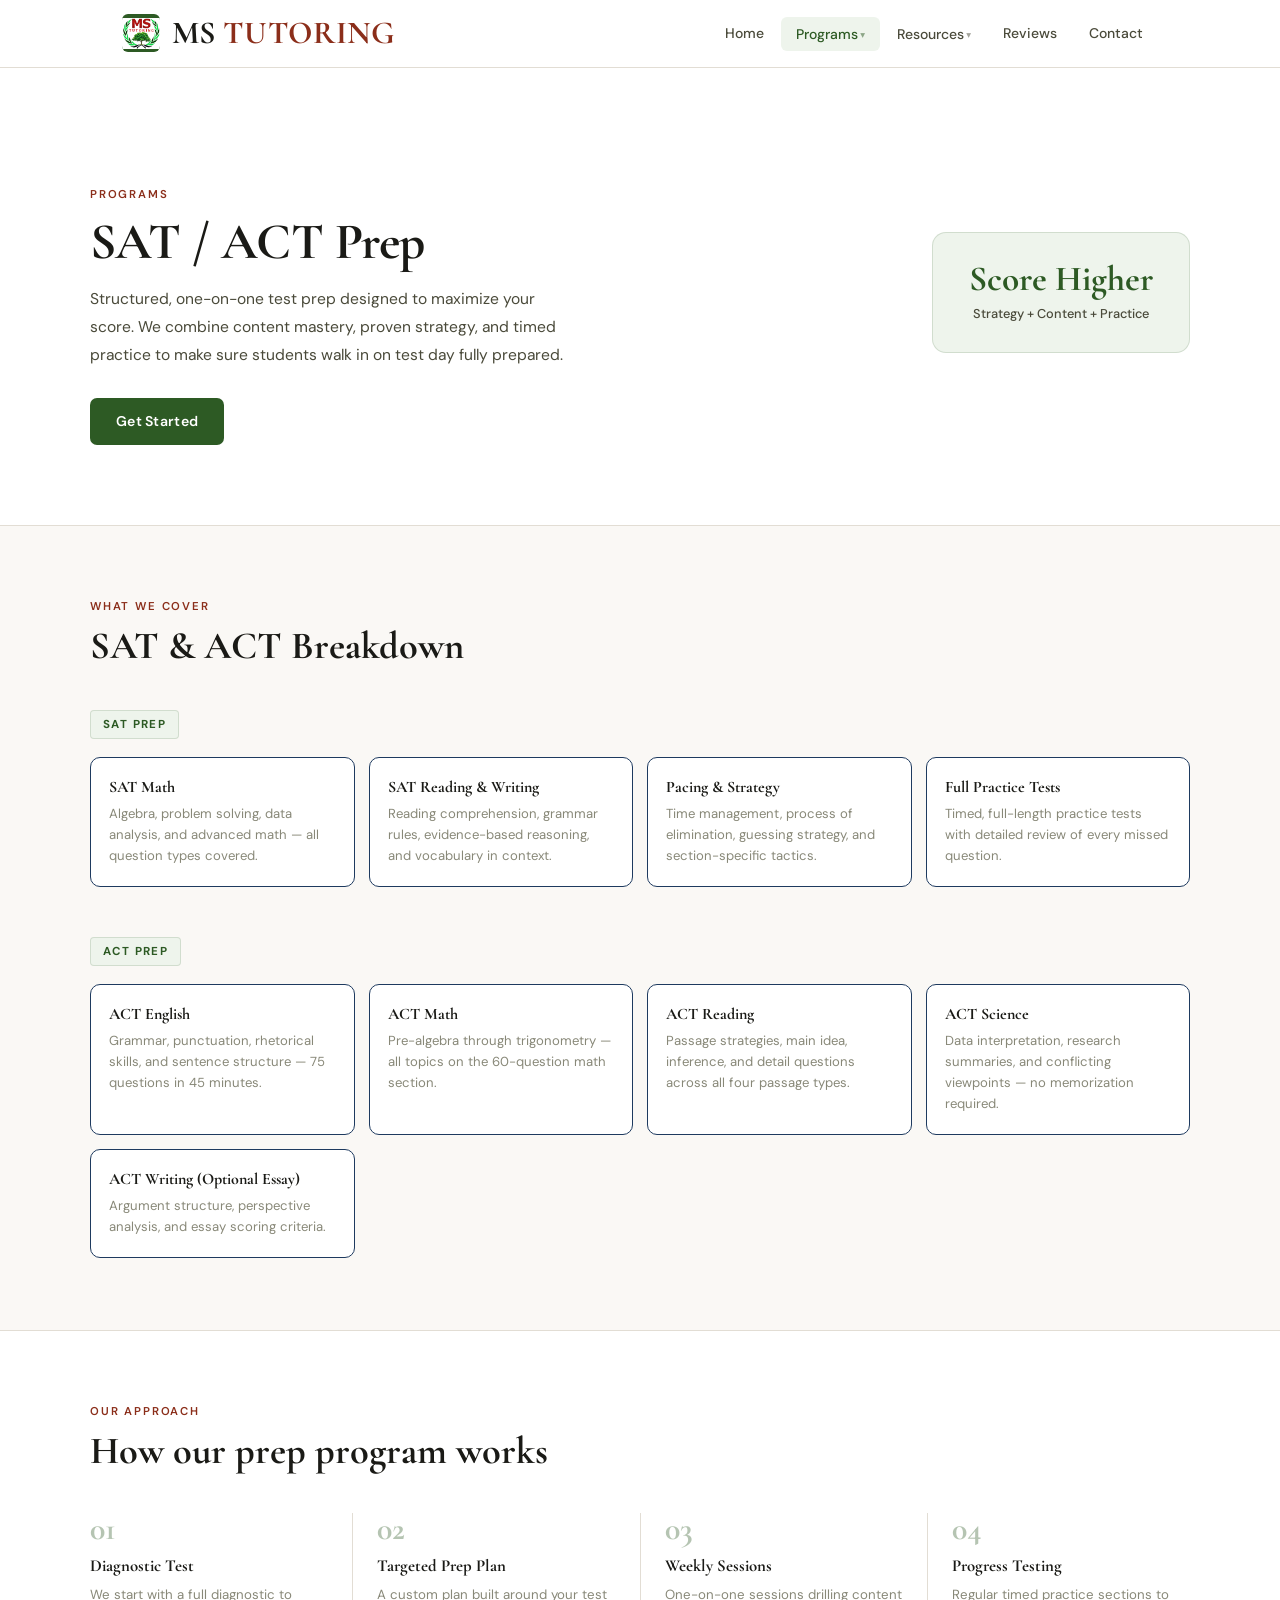
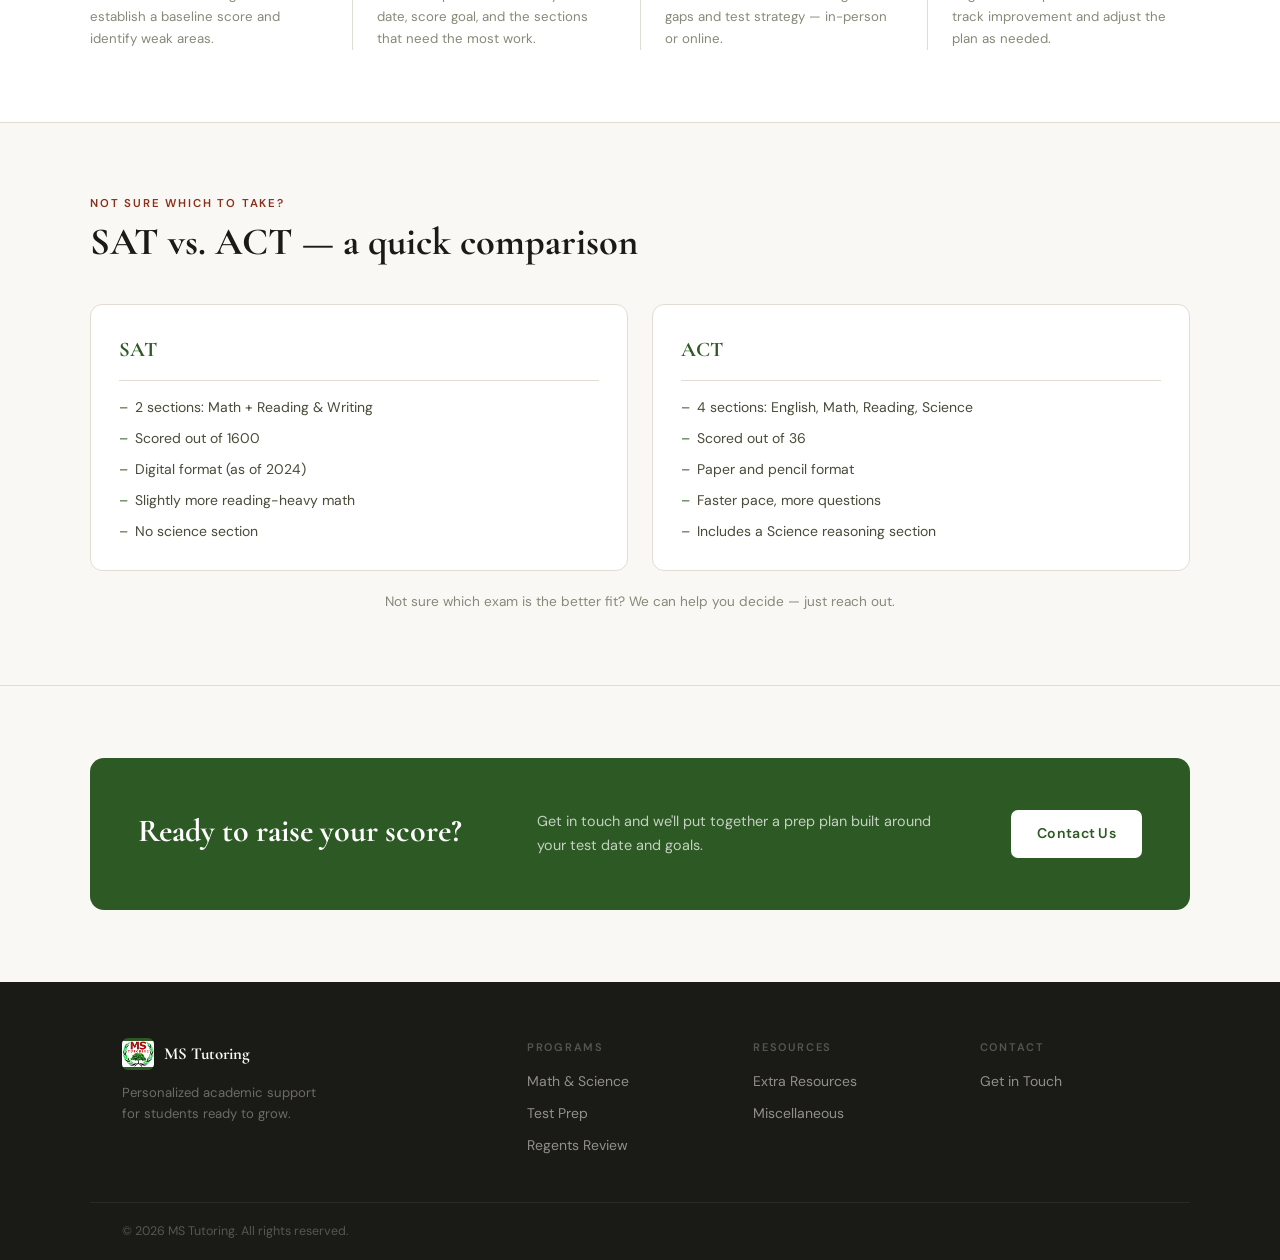
<file: programs/test-prep.html>
<!DOCTYPE html>
<html lang="en">
<head>
  <meta charset="UTF-8"/>
  <meta name="viewport" content="width=device-width, initial-scale=1.0"/>
  <title>SAT / ACT Test Prep — MS Tutoring</title>
  <link rel="icon" type="image/png" href="../logo.png"/>
  <link href="https://fonts.googleapis.com/css2?family=Cormorant+Garamond:ital,wght@0,600;0,700;1,600&family=DM+Sans:wght@400;500;600&display=swap" rel="stylesheet"/>
  <link rel="stylesheet" href="../css/style.css"/>
  <link rel="stylesheet" href="../css/pages.css"/>
</head>
<body class="test-prep">

<header class="navbar">
  <div class="nav-inner">
    <a href="../index.html" class="nav-logo">
      <div class="logo-img-wrap"><img src="../logo.png" alt="MS Tutoring logo"/></div>
      <span class="logo-name">MS <em>TUTORING</em></span>
    </a>
    <button class="nav-toggle" aria-label="Toggle menu">
      <span></span><span></span><span></span>
    </button>
    <nav class="nav-links">
      <a href="../index.html" class="nav-item">Home</a>
      <div class="dropdown">
        <a href="#" class="nav-item active" tabindex="0">Programs</a>
        <div class="drop-menu">
          <a href="math-science.html">Math &amp; Science</a>
          <a href="test-prep.html">Test Prep (SAT / ACT)</a>
          <a href="regents.html">Regents Review</a>
        </div>
      </div>
      <div class="dropdown">
        <a href="#" class="nav-item" tabindex="0">Resources</a>
        <div class="drop-menu">
          <a href="../Resources/extra.html">Extra Resources</a>
          <a href="../Resources/miscellaneous.html">Miscellaneous</a>
        </div>
      </div>
      <a href="../reviews.html" class="nav-item">Reviews</a>
      <a href="../contact.html" class="nav-item">Contact</a>
    </nav>
  </div>
</header>

<section class="page-hero">
  <div class="section-wrap">
    <div class="page-hero-inner">
      <div>
        <div class="prog-badge" style="margin-bottom:16px;">Most Popular</div>
        <div class="section-eyebrow">Programs</div>
        <h1 class="page-title">SAT / ACT Prep</h1>
        <p class="page-sub">Structured, one-on-one test prep designed to maximize your score. We combine content mastery, proven strategy, and timed practice to make sure students walk in on test day fully prepared.</p>
        <a href="../contact.html" class="btn-solid">Get Started</a>
      </div>
      <div class="page-hero-badge">
        <span class="badge-num">Score Higher</span>
        <span class="badge-label">Strategy + Content + Practice</span>
      </div>
    </div>
  </div>
</section>

<!-- WHAT'S COVERED -->
<section class="subject-section">
  <div class="section-wrap">
    <div class="section-eyebrow">What We Cover</div>
    <h2 class="section-title">SAT &amp; ACT Breakdown</h2>

    <div class="level-block">
      <div class="level-tag">SAT Prep</div>
      <div class="subject-grid">
        <div class="subject-card"><h4>SAT Math</h4><p>Algebra, problem solving, data analysis, and advanced math — all question types covered.</p></div>
        <div class="subject-card"><h4>SAT Reading &amp; Writing</h4><p>Reading comprehension, grammar rules, evidence-based reasoning, and vocabulary in context.</p></div>
        <div class="subject-card"><h4>Pacing &amp; Strategy</h4><p>Time management, process of elimination, guessing strategy, and section-specific tactics.</p></div>
        <div class="subject-card"><h4>Full Practice Tests</h4><p>Timed, full-length practice tests with detailed review of every missed question.</p></div>
      </div>
    </div>

    <div class="level-block">
      <div class="level-tag">ACT Prep</div>
      <div class="subject-grid">
        <div class="subject-card"><h4>ACT English</h4><p>Grammar, punctuation, rhetorical skills, and sentence structure — 75 questions in 45 minutes.</p></div>
        <div class="subject-card"><h4>ACT Math</h4><p>Pre-algebra through trigonometry — all topics on the 60-question math section.</p></div>
        <div class="subject-card"><h4>ACT Reading</h4><p>Passage strategies, main idea, inference, and detail questions across all four passage types.</p></div>
        <div class="subject-card"><h4>ACT Science</h4><p>Data interpretation, research summaries, and conflicting viewpoints — no memorization required.</p></div>
        <div class="subject-card"><h4>ACT Writing (Optional Essay)</h4><p>Argument structure, perspective analysis, and essay scoring criteria.</p></div>
      </div>
    </div>
  </div>
</section>

<!-- APPROACH -->
<section class="how-section">
  <div class="section-wrap">
    <div class="section-eyebrow">Our Approach</div>
    <h2 class="section-title">How our prep program works</h2>
    <div class="steps-row">
      <div class="step-card">
        <div class="step-num">01</div>
        <h4>Diagnostic Test</h4>
        <p>We start with a full diagnostic to establish a baseline score and identify weak areas.</p>
      </div>
      <div class="step-divider"></div>
      <div class="step-card">
        <div class="step-num">02</div>
        <h4>Targeted Prep Plan</h4>
        <p>A custom plan built around your test date, score goal, and the sections that need the most work.</p>
      </div>
      <div class="step-divider"></div>
      <div class="step-card">
        <div class="step-num">03</div>
        <h4>Weekly Sessions</h4>
        <p>One-on-one sessions drilling content gaps and test strategy — in-person or online.</p>
      </div>
      <div class="step-divider"></div>
      <div class="step-card">
        <div class="step-num">04</div>
        <h4>Progress Testing</h4>
        <p>Regular timed practice sections to track improvement and adjust the plan as needed.</p>
      </div>
    </div>
  </div>
</section>

<!-- SAT VS ACT -->
<section class="compare-section">
  <div class="section-wrap">
    <div class="section-eyebrow">Not Sure Which to Take?</div>
    <h2 class="section-title">SAT vs. ACT — a quick comparison</h2>
    <div class="compare-grid">
      <div class="compare-col">
        <div class="compare-head">SAT</div>
        <ul class="compare-list">
          <li>2 sections: Math + Reading &amp; Writing</li>
          <li>Scored out of 1600</li>
          <li>Digital format (as of 2024)</li>
          <li>Slightly more reading-heavy math</li>
          <li>No science section</li>
        </ul>
      </div>
      <div class="compare-col">
        <div class="compare-head">ACT</div>
        <ul class="compare-list">
          <li>4 sections: English, Math, Reading, Science</li>
          <li>Scored out of 36</li>
          <li>Paper and pencil format</li>
          <li>Faster pace, more questions</li>
          <li>Includes a Science reasoning section</li>
        </ul>
      </div>
    </div>
    <p class="compare-note">Not sure which exam is the better fit? We can help you decide — just reach out.</p>
  </div>
</section>

<section class="cta-section">
  <div class="section-wrap">
    <div class="cta-box">
      <h2>Ready to raise your score?</h2>
      <p>Get in touch and we'll put together a prep plan built around your test date and goals.</p>
      <a href="../contact.html" class="btn-solid">Contact Us</a>
    </div>
  </div>
</section>

<footer class="footer">
  <div class="footer-inner">
    <div class="footer-brand">
      <div class="footer-logo-row">
        <div class="footer-logo-wrap"><img src="../logo.png" alt="MS Tutoring logo"/></div>
        <span>MS Tutoring</span>
      </div>
      <p class="footer-tagline">Personalized academic support for students ready to grow.</p>
    </div>
    <div class="footer-col">
      <h4>Programs</h4>
      <a href="math-science.html">Math &amp; Science</a>
      <a href="test-prep.html">Test Prep</a>
      <a href="regents.html">Regents Review</a>
    </div>
    <div class="footer-col">
      <h4>Resources</h4>
      <a href="../Resources/extra.html">Extra Resources</a>
      <a href="../Resources/miscellaneous.html">Miscellaneous</a>
    </div>
    <div class="footer-col">
      <h4>Contact</h4>
      <a href="../contact.html">Get in Touch</a>
    </div>
  </div>
  <div class="footer-bottom">
    <p>&copy; 2026 MS Tutoring. All rights reserved.</p>
  </div>
</footer>

  <script src="../js/nav.js"></script>
</body>
</html>
</file>
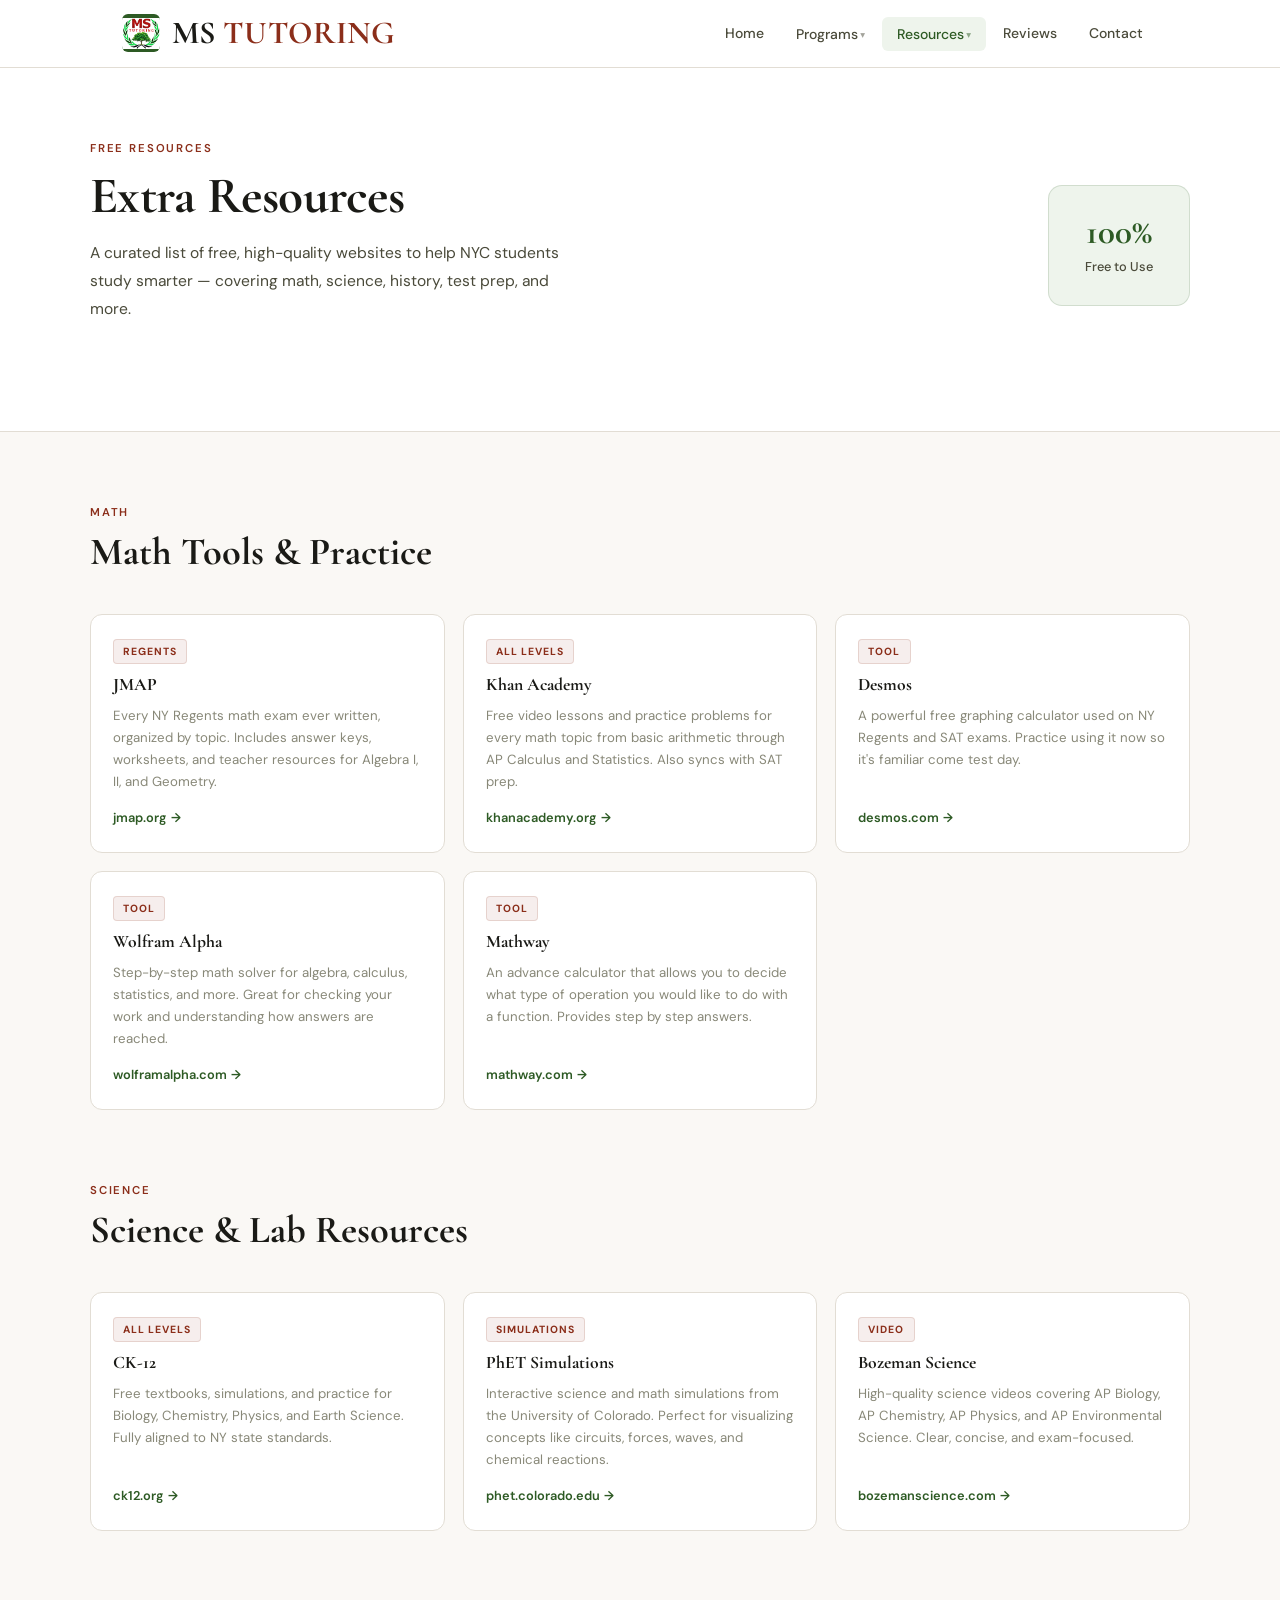
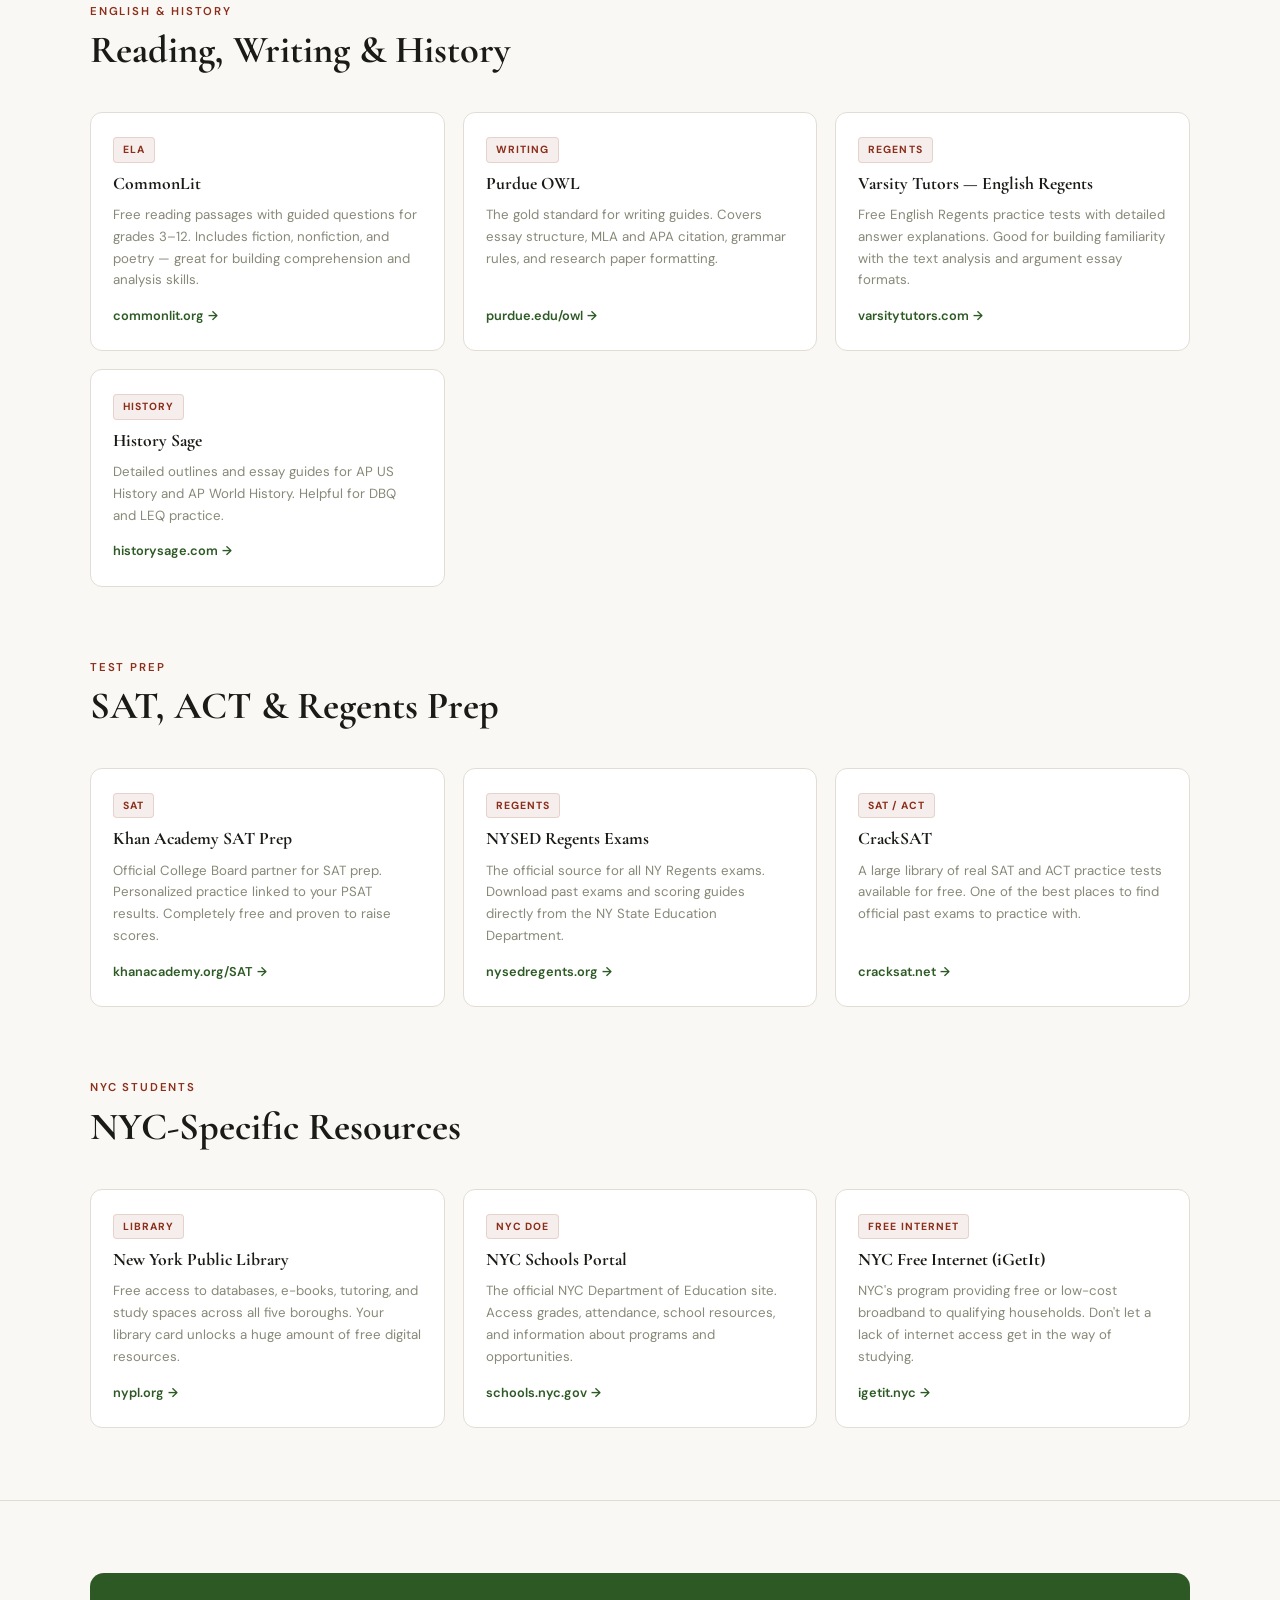
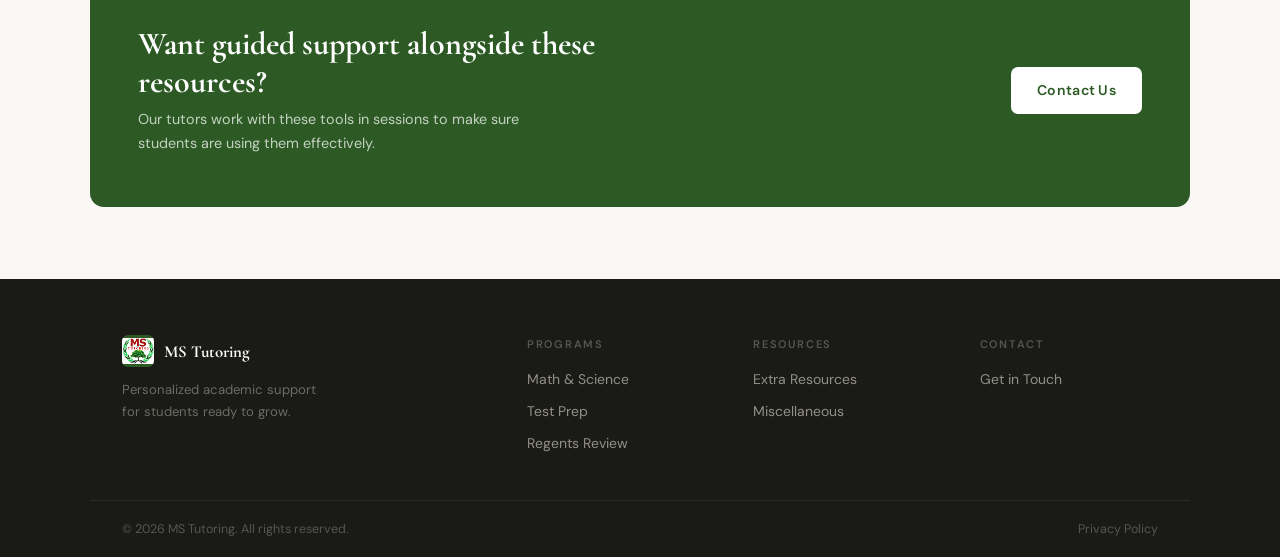
<file: Reasources/extra.html>
<!DOCTYPE html>
<html lang="en">
<head>
  <meta charset="UTF-8"/>
  <meta name="viewport" content="width=device-width, initial-scale=1.0"/>
  <title>Extra Resources — MS Tutoring</title>
  <link rel="icon" type="image/png" href="../logo.png"/>
  <link href="https://fonts.googleapis.com/css2?family=Cormorant+Garamond:ital,wght@0,600;0,700;1,600&family=DM+Sans:wght@400;500;600&display=swap" rel="stylesheet"/>
  <link rel="stylesheet" href="../css/style.css"/>
  <link rel="stylesheet" href="../css/pages.css"/>
</head>
<body>

<header class="navbar">
  <div class="nav-inner">
    <a href="../index.html" class="nav-logo">
      <div class="logo-img-wrap"><img src="../logo.png" alt="MS Tutoring logo"/></div>
      <span class="logo-name">MS <em>TUTORING</em></span>
    </a>
    <nav class="nav-links">
      <a href="../index.html" class="nav-item">Home</a>
      <div class="dropdown">
        <a href="#" class="nav-item" tabindex="0">Programs</a>
        <div class="drop-menu">
          <a href="math-science.html">Math &amp; Science</a>
          <a href="test-prep.html">Test Prep (SAT / ACT)</a>
          <a href="regents.html">Regents Review</a>
        </div>
      </div>
      <div class="dropdown">
        <a href="#" class="nav-item active" tabindex="0">Resources</a>
        <div class="drop-menu">
          <a href="extra.html">Extra Resources</a>
          <a href="miscellaneous.html">Miscellaneous</a>
        </div>
      </div>
      <a href="../reviews.html" class="nav-item">Reviews</a>
      <a href="../contact.html" class="nav-item">Contact</a>
    </nav>
  </div>
</header>

<section class="page-hero">
  <div class="section-wrap">
    <div class="page-hero-inner">
      <div>
        <div class="section-eyebrow">Free Resources</div>
        <h1 class="page-title">Extra Resources</h1>
        <p class="page-sub">A curated list of free, high-quality websites to help NYC students study smarter — covering math, science, history, test prep, and more.</p>
      </div>
      <div class="page-hero-badge">
        <span class="badge-num">100%</span>
        <span class="badge-label">Free to Use</span>
      </div>
    </div>
  </div>
</section>

<!-- MATH -->
<section class="resource-section">
  <div class="section-wrap">
    <div class="section-eyebrow">Math</div>
    <h2 class="section-title">Math Tools &amp; Practice</h2>
    <div class="resource-grid">

      <a href="https://www.jmap.org" target="_blank" rel="noopener" class="resource-card">
        <span class="resource-tag">Regents</span>
        <h4>JMAP</h4>
        <p>Every NY Regents math exam ever written, organized by topic. Includes answer keys, worksheets, and teacher resources for Algebra I, II, and Geometry.</p>
        <span class="resource-link">jmap.org</span>
      </a>

      <a href="https://www.khanacademy.org" target="_blank" rel="noopener" class="resource-card">
        <span class="resource-tag">All Levels</span>
        <h4>Khan Academy</h4>
        <p>Free video lessons and practice problems for every math topic from basic arithmetic through AP Calculus and Statistics. Also syncs with SAT prep.</p>
        <span class="resource-link">khanacademy.org</span>
      </a>

      <a href="https://www.desmos.com" target="_blank" rel="noopener" class="resource-card">
        <span class="resource-tag">Tool</span>
        <h4>Desmos</h4>
        <p>A powerful free graphing calculator used on NY Regents and SAT exams. Practice using it now so it's familiar come test day.</p>
        <span class="resource-link">desmos.com</span>
      </a>

      <a href="https://www.wolframalpha.com" target="_blank" rel="noopener" class="resource-card">
        <span class="resource-tag">Tool</span>
        <h4>Wolfram Alpha</h4>
        <p>Step-by-step math solver for algebra, calculus, statistics, and more. Great for checking your work and understanding how answers are reached.</p>
        <span class="resource-link">wolframalpha.com</span>
      </a>

      <a href="https://www.mathway.com" target="_blank" rel="noopener" class="resource-card">
        <span class="resource-tag">Tool</span>
        <h4>Mathway</h4>
        <p> An advance calculator that allows you to decide what type of operation you would like to do with a function. Provides step by step answers.</p>
        <span class="resource-link">mathway.com</span>
      </a>

    </div>
  </div>
</section>

<!-- SCIENCE -->
<section class="resource-section">
  <div class="section-wrap">
    <div class="section-eyebrow">Science</div>
    <h2 class="section-title">Science &amp; Lab Resources</h2>
    <div class="resource-grid">

      <a href="https://www.ck12.org" target="_blank" rel="noopener" class="resource-card">
        <span class="resource-tag">All Levels</span>
        <h4>CK-12</h4>
        <p>Free textbooks, simulations, and practice for Biology, Chemistry, Physics, and Earth Science. Fully aligned to NY state standards.</p>
        <span class="resource-link">ck12.org</span>
      </a>

      <a href="https://phet.colorado.edu" target="_blank" rel="noopener" class="resource-card">
        <span class="resource-tag">Simulations</span>
        <h4>PhET Simulations</h4>
        <p>Interactive science and math simulations from the University of Colorado. Perfect for visualizing concepts like circuits, forces, waves, and chemical reactions.</p>
        <span class="resource-link">phet.colorado.edu</span>
      </a>

      <a href="https://www.bozemanscience.com" target="_blank" rel="noopener" class="resource-card">
        <span class="resource-tag">Video</span>
        <h4>Bozeman Science</h4>
        <p>High-quality science videos covering AP Biology, AP Chemistry, AP Physics, and AP Environmental Science. Clear, concise, and exam-focused.</p>
        <span class="resource-link">bozemanscience.com</span>
      </a>

    </div>
  </div>
</section>

<!-- ELA & HISTORY -->
<section class="resource-section">
  <div class="section-wrap">
    <div class="section-eyebrow">English &amp; History</div>
    <h2 class="section-title">Reading, Writing &amp; History</h2>
    <div class="resource-grid">

      <a href="https://www.commonlit.org" target="_blank" rel="noopener" class="resource-card">
        <span class="resource-tag">ELA</span>
        <h4>CommonLit</h4>
        <p>Free reading passages with guided questions for grades 3–12. Includes fiction, nonfiction, and poetry — great for building comprehension and analysis skills.</p>
        <span class="resource-link">commonlit.org</span>
      </a>

      <a href="https://www.purdue.edu/owl" target="_blank" rel="noopener" class="resource-card">
        <span class="resource-tag">Writing</span>
        <h4>Purdue OWL</h4>
        <p>The gold standard for writing guides. Covers essay structure, MLA and APA citation, grammar rules, and research paper formatting.</p>
        <span class="resource-link">purdue.edu/owl</span>
      </a>

      <a href="https://www.varsitytutors.com/regents-english-practice-tests" target="_blank" rel="noopener" class="resource-card">
        <span class="resource-tag">Regents</span>
        <h4>Varsity Tutors — English Regents</h4>
        <p>Free English Regents practice tests with detailed answer explanations. Good for building familiarity with the text analysis and argument essay formats.</p>
        <span class="resource-link">varsitytutors.com</span>
      </a>

      <a href="https://www.historysage.com" target="_blank" rel="noopener" class="resource-card">
        <span class="resource-tag">History</span>
        <h4>History Sage</h4>
        <p>Detailed outlines and essay guides for AP US History and AP World History. Helpful for DBQ and LEQ practice.</p>
        <span class="resource-link">historysage.com</span>
      </a>

    </div>
  </div>
</section>

<!-- TEST PREP -->
<section class="resource-section">
  <div class="section-wrap">
    <div class="section-eyebrow">Test Prep</div>
    <h2 class="section-title">SAT, ACT &amp; Regents Prep</h2>
    <div class="resource-grid">

      <a href="https://www.khanacademy.org/SAT" target="_blank" rel="noopener" class="resource-card">
        <span class="resource-tag">SAT</span>
        <h4>Khan Academy SAT Prep</h4>
        <p>Official College Board partner for SAT prep. Personalized practice linked to your PSAT results. Completely free and proven to raise scores.</p>
        <span class="resource-link">khanacademy.org/SAT</span>
      </a>

      <a href="https://www.nysedregents.org" target="_blank" rel="noopener" class="resource-card">
        <span class="resource-tag">Regents</span>
        <h4>NYSED Regents Exams</h4>
        <p>The official source for all NY Regents exams. Download past exams and scoring guides directly from the NY State Education Department.</p>
        <span class="resource-link">nysedregents.org</span>
      </a>

      <a href="https://www.cracksat.net" target="_blank" rel="noopener" class="resource-card">
        <span class="resource-tag">SAT / ACT</span>
        <h4>CrackSAT</h4>
        <p>A large library of real SAT and ACT practice tests available for free. One of the best places to find official past exams to practice with.</p>
        <span class="resource-link">cracksat.net</span>
      </a>

    </div>
  </div>
</section>

<!-- NYC SPECIFIC -->
<section class="resource-section">
  <div class="section-wrap">
    <div class="section-eyebrow">NYC Students</div>
    <h2 class="section-title">NYC-Specific Resources</h2>
    <div class="resource-grid">

      <a href="https://www.nypl.org" target="_blank" rel="noopener" class="resource-card">
        <span class="resource-tag">Library</span>
        <h4>New York Public Library</h4>
        <p>Free access to databases, e-books, tutoring, and study spaces across all five boroughs. Your library card unlocks a huge amount of free digital resources.</p>
        <span class="resource-link">nypl.org</span>
      </a>

      <a href="https://schools.nyc.gov" target="_blank" rel="noopener" class="resource-card">
        <span class="resource-tag">NYC DOE</span>
        <h4>NYC Schools Portal</h4>
        <p>The official NYC Department of Education site. Access grades, attendance, school resources, and information about programs and opportunities.</p>
        <span class="resource-link">schools.nyc.gov</span>
      </a>

      <a href="https://www.igetit.nyc" target="_blank" rel="noopener" class="resource-card">
        <span class="resource-tag">Free Internet</span>
        <h4>NYC Free Internet (iGetIt)</h4>
        <p>NYC's program providing free or low-cost broadband to qualifying households. Don't let a lack of internet access get in the way of studying.</p>
        <span class="resource-link">igetit.nyc</span>
      </a>

    </div>
  </div>
</section>

<section class="cta-section">
  <div class="section-wrap">
    <div class="cta-box">
      <div>
        <h2>Want guided support alongside these resources?</h2>
        <p>Our tutors work with these tools in sessions to make sure students are using them effectively.</p>
      </div>
      <a href="../contact.html" class="btn-solid">Contact Us</a>
    </div>
  </div>
</section>

<footer class="footer">
  <div class="footer-inner">
    <div class="footer-brand">
      <div class="footer-logo-row">
        <div class="footer-logo-wrap"><img src="../logo.png" alt="MS Tutoring logo"/></div>
        <span>MS Tutoring</span>
      </div>
      <p class="footer-tagline">Personalized academic support for students ready to grow.</p>
    </div>
    <div class="footer-col">
      <h4>Programs</h4>
      <a href="math-science.html">Math &amp; Science</a>
      <a href="test-prep.html">Test Prep</a>
      <a href="regents.html">Regents Review</a>
    </div>
    <div class="footer-col">
      <h4>Resources</h4>
      <a href="extra.html">Extra Resources</a>
      <a href="miscellaneous.html">Miscellaneous</a>
    </div>
    <div class="footer-col">
      <h4>Contact</h4>
      <a href="../contact.html">Get in Touch</a>
    </div>
  </div>
  <div class="footer-bottom">
    <p>© 2026 MS Tutoring. All rights reserved.</p>
    <a href="../privacy.html">Privacy Policy</a>
  </div>
</footer>

</body>
</html>
</file>
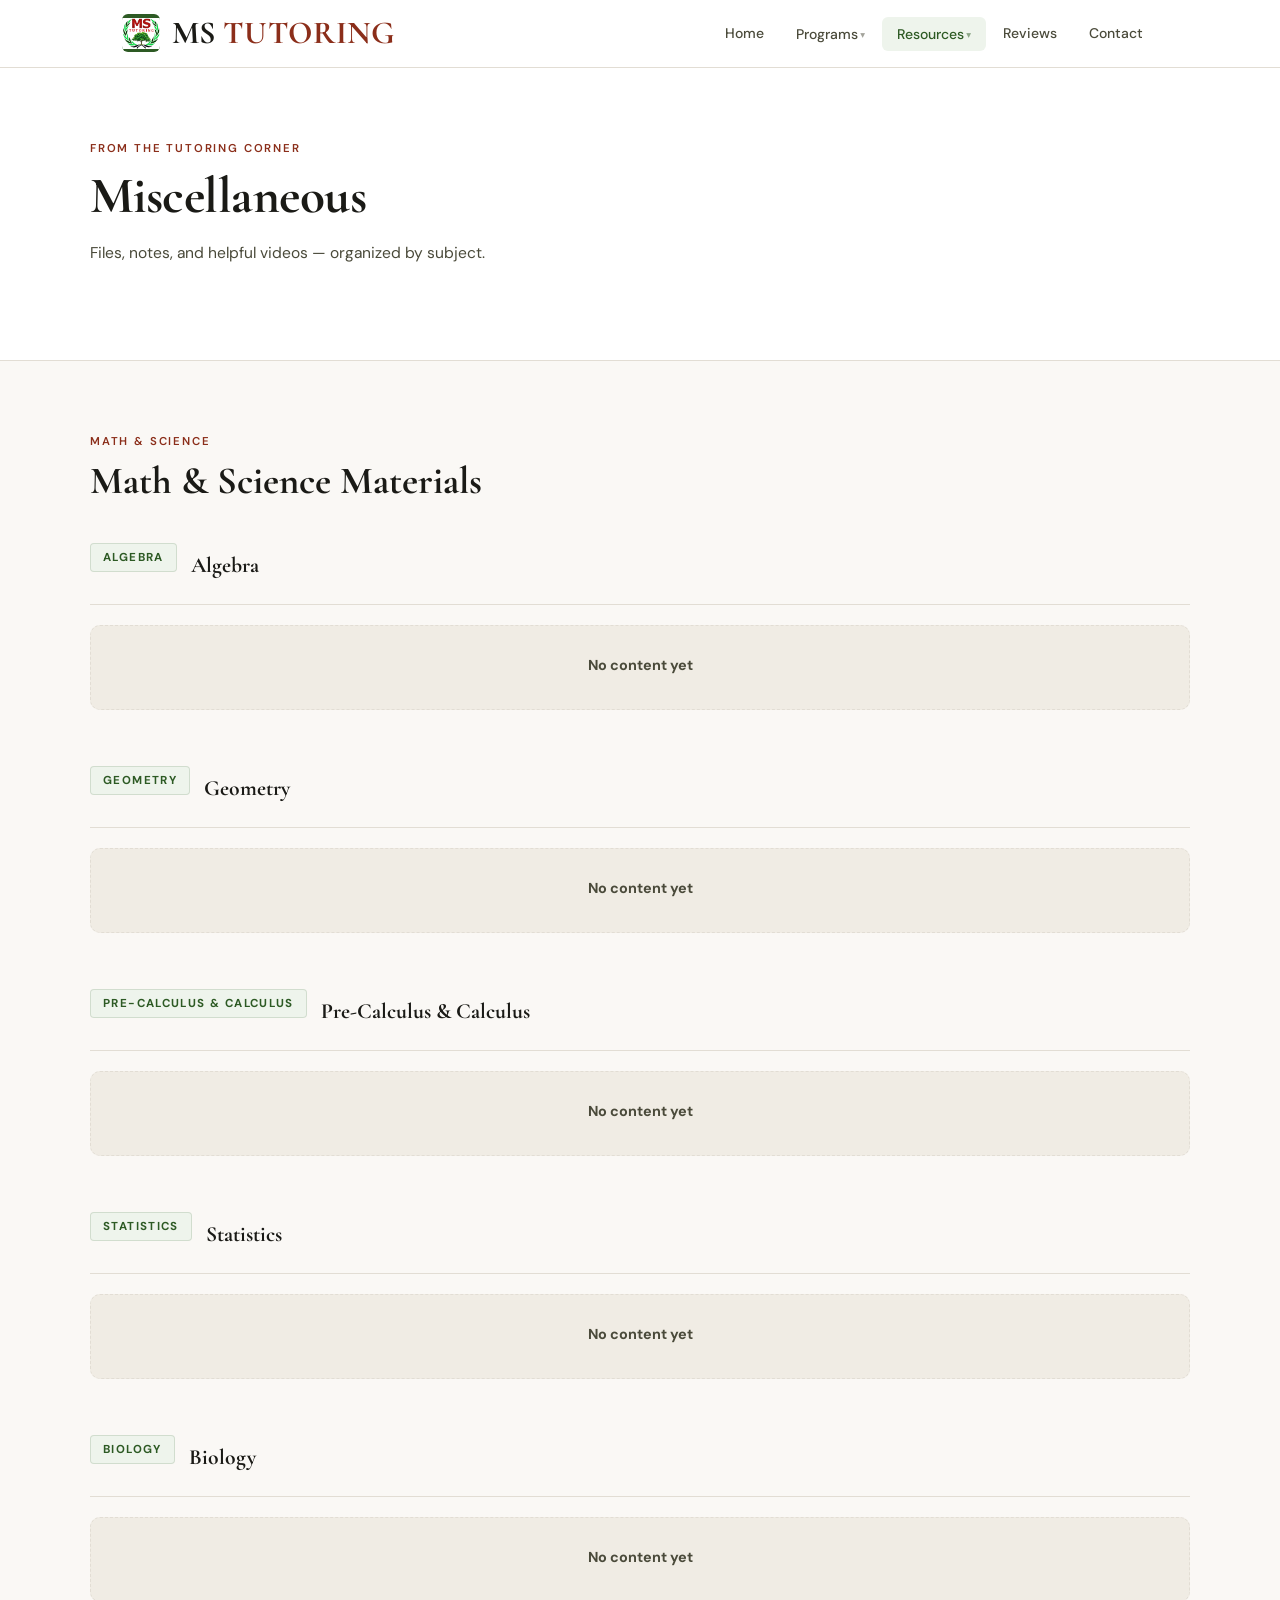
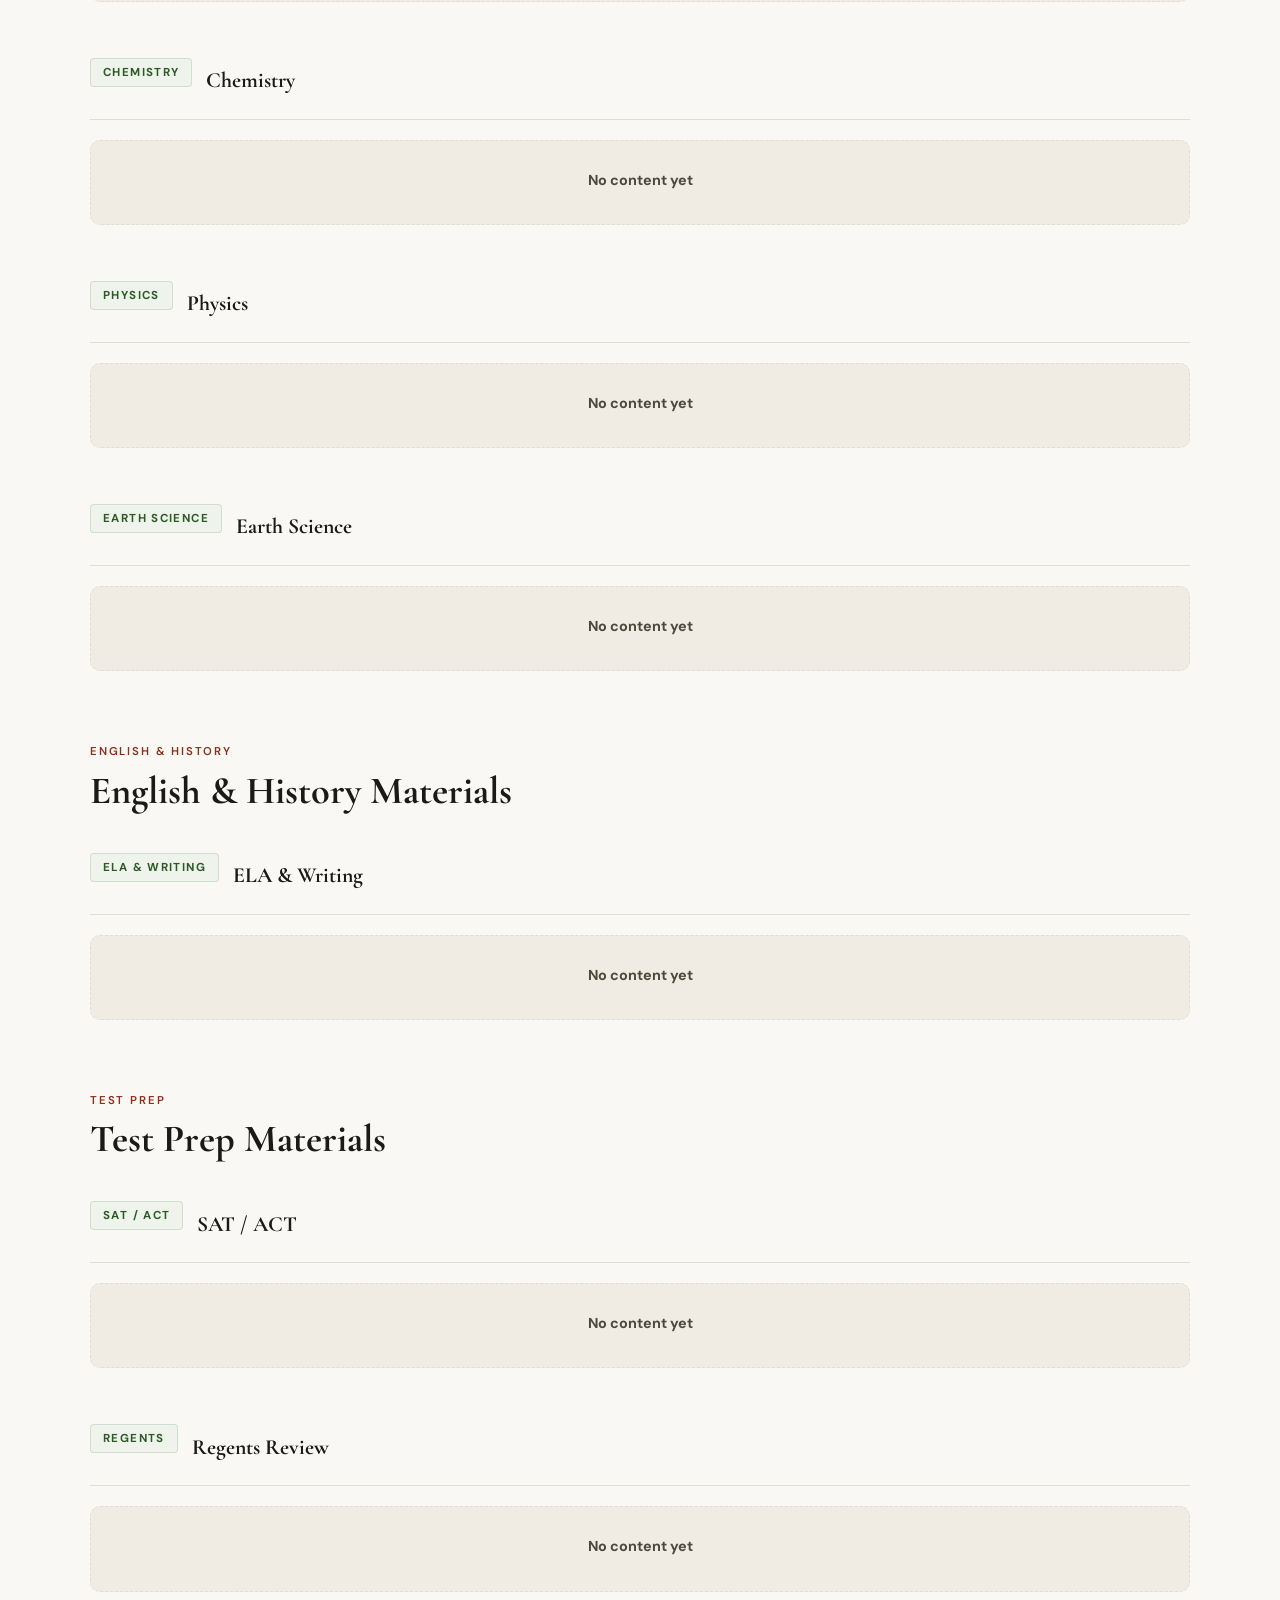
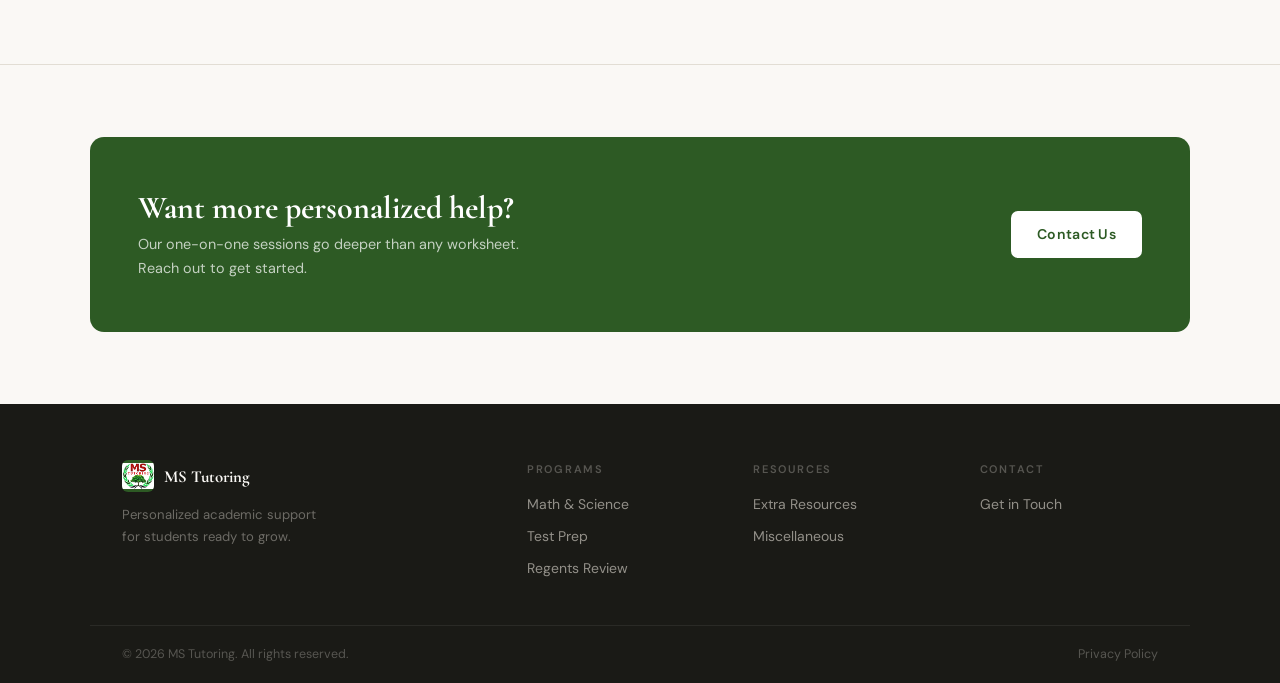
<file: Reasources/miscellaneous.html>
<!DOCTYPE html>
<html lang="en">
<head>
  <meta charset="UTF-8"/>
  <meta name="viewport" content="width=device-width, initial-scale=1.0"/>
  <title>Miscellaneous — MS Tutoring</title>
  <link rel="icon" type="image/png" href="../logo.png"/>
  <link href="https://fonts.googleapis.com/css2?family=Cormorant+Garamond:ital,wght@0,600;0,700;1,600&family=DM+Sans:wght@400;500;600&display=swap" rel="stylesheet"/>
  <link rel="stylesheet" href="../css/style.css"/>
  <link rel="stylesheet" href="../css/pages.css"/>
</head>
<body>

<header class="navbar">
  <div class="nav-inner">
    <a href="../index.html" class="nav-logo">
      <div class="logo-img-wrap"><img src="../logo.png" alt="MS Tutoring logo"/></div>
      <span class="logo-name">MS <em>TUTORING</em></span>
    </a>
    <nav class="nav-links">
      <a href="../index.html" class="nav-item">Home</a>
      <div class="dropdown">
        <a href="#" class="nav-item" tabindex="0">Programs</a>
        <div class="drop-menu">
          <a href="math-science.html">Math &amp; Science</a>
          <a href="test-prep.html">Test Prep (SAT / ACT)</a>
          <a href="regents.html">Regents Review</a>
        </div>
      </div>
      <div class="dropdown">
        <a href="#" class="nav-item active" tabindex="0">Resources</a>
        <div class="drop-menu">
          <a href="extra.html">Extra Resources</a>
          <a href="miscellaneous.html">Miscellaneous</a>
        </div>
      </div>
      <a href="../reviews.html" class="nav-item">Reviews</a>
      <a href="../contact.html" class="nav-item">Contact</a>
    </nav>
  </div>
</header>

<section class="page-hero page-hero--narrow">
  <div class="section-wrap">
    <div class="section-eyebrow">From the Tutoring Corner</div>
    <h1 class="page-title">Miscellaneous</h1>
    <p class="page-sub" style="max-width:520px;">Files, notes, and helpful videos — organized by subject.</p>
  </div>
</section>

<!-- ══════════════════════════════════════
     HOW TO ADD CONTENT
     <a href="YOUR_FILE_LINK_HERE" target="_blank" rel="noopener" class="misc-file-card">Dscription</a>
     ─────────────────────────────────────
     FILES: Copy a .misc-file-card block and update:
       href  → direct URL to your file (Google Drive share link, Dropbox, etc.)
       emoji → 📄 for PDF, 📊 for spreadsheet, 📝 for notes, etc.
       The <strong> tag → file name
       The <span> tag  → short description or file type

     VIDEOS (YouTube): Copy a .misc-video-card block and update:
       src in <iframe> → https://www.youtube.com/embed/VIDEO_ID
       .misc-video-label → title of the video

     To add a new subject section: copy an entire
     .misc-subject-block and update the heading and level-tag.

  
═══════════════════════════════════════ -->
        <!-- FILE EXAMPLE — replace href, emoji, name, description -->
        <!--
        <a href="YOUR_FILE_LINK_HERE" target="_blank" rel="noopener" class="misc-file-card">
          <div class="misc-file-icon">📄</div>
          <div class="misc-file-info">
            <strong>File Name Here</strong>
            <span>PDF · Short description</span>
          </div>
        </a>
        -->
        <!-- VIDEO EXAMPLE — replace YouTube embed ID and label -->
        <!--
        <div class="misc-video-card">
          <div class="misc-video-embed">
            <iframe src="https://www.youtube.com/embed/VIDEO_ID_HERE" allowfullscreen loading="lazy"></iframe>
          </div>
          <div class="misc-video-label">Video Title Here</div>
        </div>
        -->
<!-- ── MATH & SCIENCE ── -->
<section class="misc-section">
  <div class="section-wrap">
    <div class="section-eyebrow">Math &amp; Science</div>
    <h2 class="section-title">Math &amp; Science Materials</h2>

    <!-- Algebra -->
    <div class="misc-subject-block">
      <div class="misc-subject-header">
        <div class="level-tag">Algebra</div>
        <h3>Algebra</h3>
      </div>
      <div class="misc-media-grid">
        <div class="misc-empty">
          <strong>No content yet</strong>
        </div>
      </div>
    </div>

    <!-- Geometry -->
    <div class="misc-subject-block">
      <div class="misc-subject-header">
        <div class="level-tag">Geometry</div>
        <h3>Geometry</h3>
      </div>
      <div class="misc-media-grid">
        <div class="misc-empty">
          <strong>No content yet</strong>
        </div>
      </div>
    </div>

    <!-- Pre-Calculus / Calculus -->
    <div class="misc-subject-block">
      <div class="misc-subject-header">
        <div class="level-tag">Pre-Calculus &amp; Calculus</div>
        <h3>Pre-Calculus &amp; Calculus</h3>
      </div>
      <div class="misc-media-grid">
        <div class="misc-empty">
          <strong>No content yet</strong>
        </div>
      </div>
    </div>

    <!-- Statistics -->
    <div class="misc-subject-block">
      <div class="misc-subject-header">
        <div class="level-tag">Statistics</div>
        <h3>Statistics</h3>
      </div>
      <div class="misc-media-grid">
        <div class="misc-empty">
          <strong>No content yet</strong>
        </div>
      </div>
    </div>

    <!-- Biology -->
    <div class="misc-subject-block">
      <div class="misc-subject-header">
        <div class="level-tag">Biology</div>
        <h3>Biology</h3>
      </div>
      <div class="misc-media-grid">
        <div class="misc-empty">
          <strong>No content yet</strong>
        </div>
      </div>
    </div>

    <!-- Chemistry -->
    <div class="misc-subject-block">
      <div class="misc-subject-header">
        <div class="level-tag">Chemistry</div>
        <h3>Chemistry</h3>
      </div>
      <div class="misc-media-grid">
        <div class="misc-empty">
          <strong>No content yet</strong>
        </div>
      </div>
    </div>

    <!-- Physics -->
    <div class="misc-subject-block">
      <div class="misc-subject-header">
        <div class="level-tag">Physics</div>
        <h3>Physics</h3>
      </div>
      <div class="misc-media-grid">
        <div class="misc-empty">
          <strong>No content yet</strong>
        </div>
      </div>
    </div>

    <!-- Earth Science -->
    <div class="misc-subject-block">
      <div class="misc-subject-header">
        <div class="level-tag">Earth Science</div>
        <h3>Earth Science</h3>
      </div>
      <div class="misc-media-grid">
        <div class="misc-empty">
          <strong>No content yet</strong>
        </div>
      </div>
    </div>

  </div>
</section>

<!-- ── ENGLISH & HISTORY ── -->
<section class="misc-section">
  <div class="section-wrap">
    <div class="section-eyebrow">English &amp; History</div>
    <h2 class="section-title">English &amp; History Materials</h2>

    <!-- ELA / Writing -->
    <div class="misc-subject-block">
      <div class="misc-subject-header">
        <div class="level-tag">ELA &amp; Writing</div>
        <h3>ELA &amp; Writing</h3>
      </div>
      <div class="misc-media-grid">
        <div class="misc-empty">
          <strong>No content yet</strong>
        </div>
      </div>
    </div>

  </div>
</section>

<!-- ── TEST PREP ── -->
<section class="misc-section">
  <div class="section-wrap">
    <div class="section-eyebrow">Test Prep</div>
    <h2 class="section-title">Test Prep Materials</h2>

    <!-- SAT / ACT -->
    <div class="misc-subject-block">
      <div class="misc-subject-header">
        <div class="level-tag">SAT / ACT</div>
        <h3>SAT / ACT</h3>
      </div>
      <div class="misc-media-grid">
        <div class="misc-empty">
          <strong>No content yet</strong>
        </div>
      </div>
    </div>

    <!-- Regents -->
    <div class="misc-subject-block">
      <div class="misc-subject-header">
        <div class="level-tag">Regents</div>
        <h3>Regents Review</h3>
      </div>
      <div class="misc-media-grid">
        <div class="misc-empty">
          <strong>No content yet</strong>
        </div>
      </div>
    </div>

  </div>
</section>

<section class="cta-section">
  <div class="section-wrap">
    <div class="cta-box">
      <div>
        <h2>Want more personalized help?</h2>
        <p>Our one-on-one sessions go deeper than any worksheet. Reach out to get started.</p>
      </div>
      <a href="../contact.html" class="btn-solid">Contact Us</a>
    </div>
  </div>
</section>

<footer class="footer">
  <div class="footer-inner">
    <div class="footer-brand">
      <div class="footer-logo-row">
        <div class="footer-logo-wrap"><img src="../logo.png" alt="MS Tutoring logo"/></div>
        <span>MS Tutoring</span>
      </div>
      <p class="footer-tagline">Personalized academic support for students ready to grow.</p>
    </div>
    <div class="footer-col">
      <h4>Programs</h4>
      <a href="math-science.html">Math &amp; Science</a>
      <a href="test-prep.html">Test Prep</a>
      <a href="regents.html">Regents Review</a>
    </div>
    <div class="footer-col">
      <h4>Resources</h4>
      <a href="extra.html">Extra Resources</a>
      <a href="miscellaneous.html">Miscellaneous</a>
    </div>
    <div class="footer-col">
      <h4>Contact</h4>
      <a href="../contact.html">Get in Touch</a>
    </div>
  </div>
  <div class="footer-bottom">
    <p>© 2026 MS Tutoring. All rights reserved.</p>
    <a href="../privacy.html">Privacy Policy</a>
  </div>
</footer>

</body>
</html>
</file>
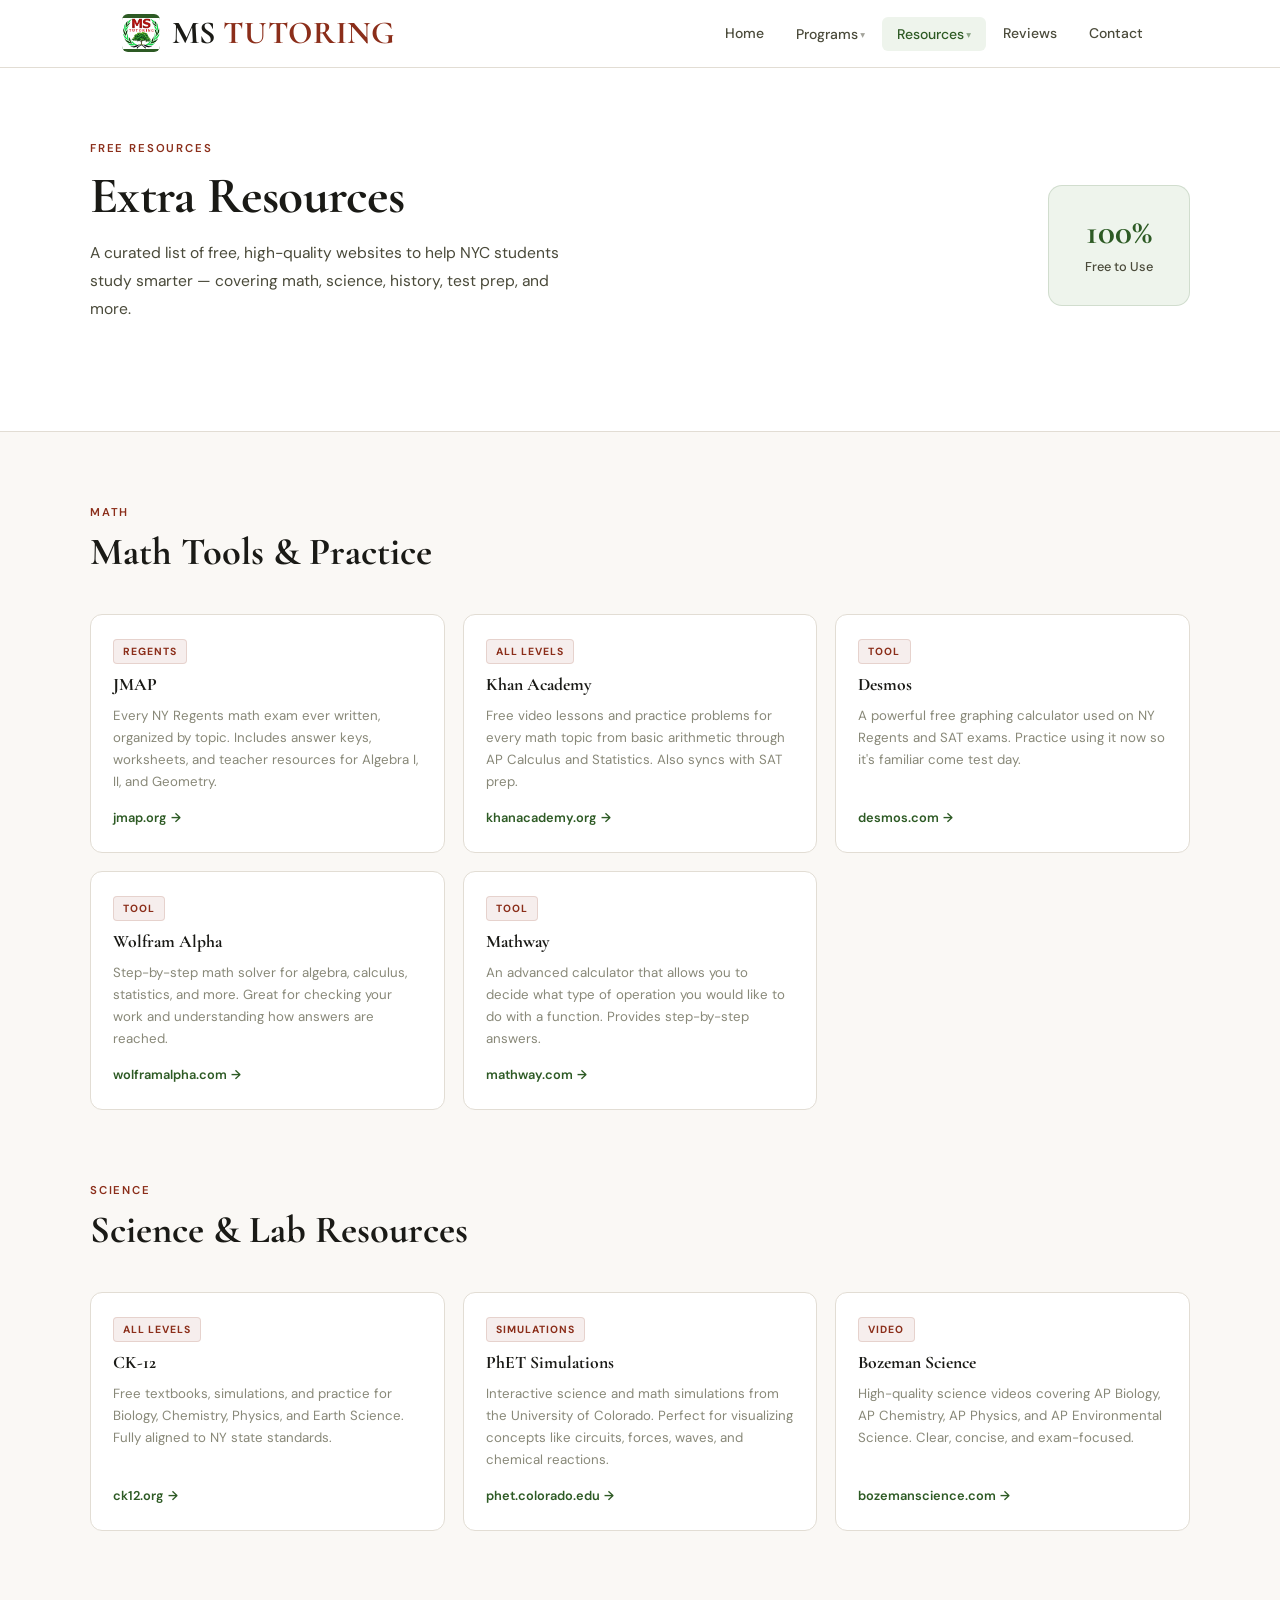
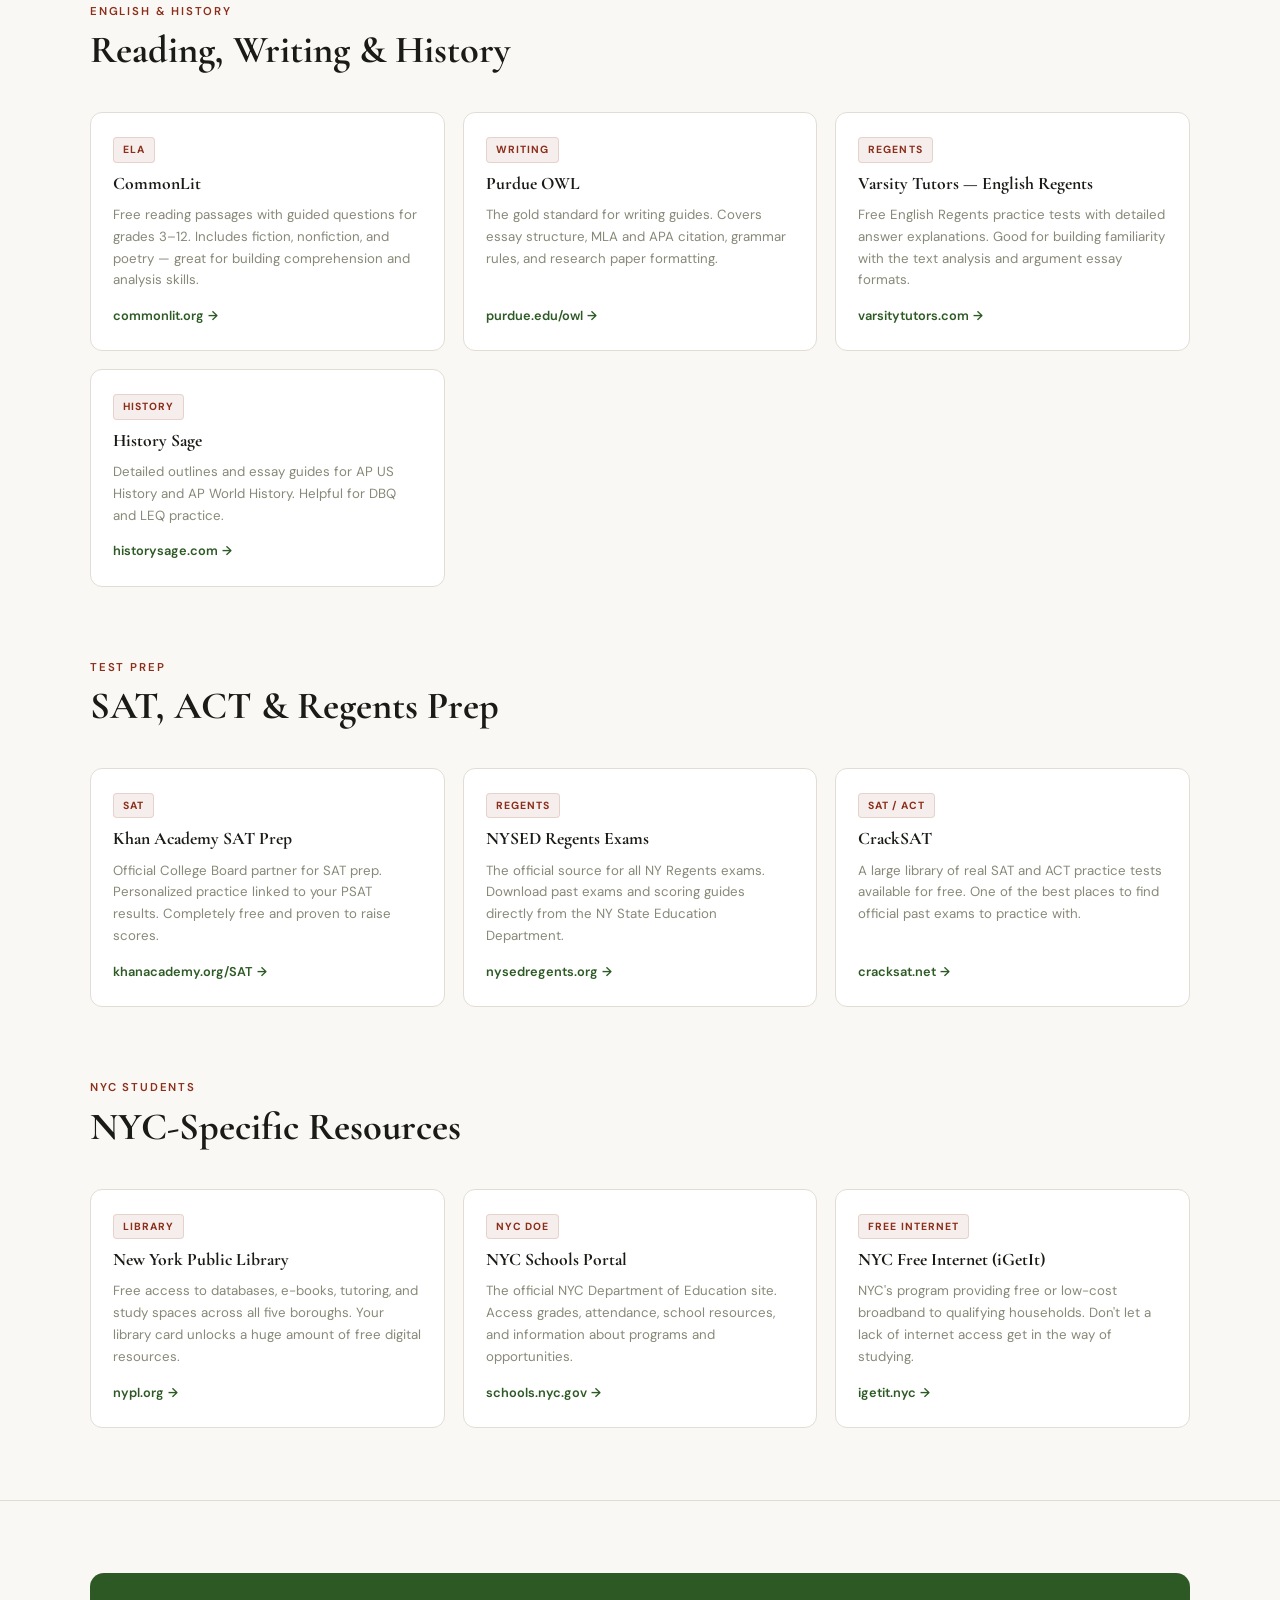
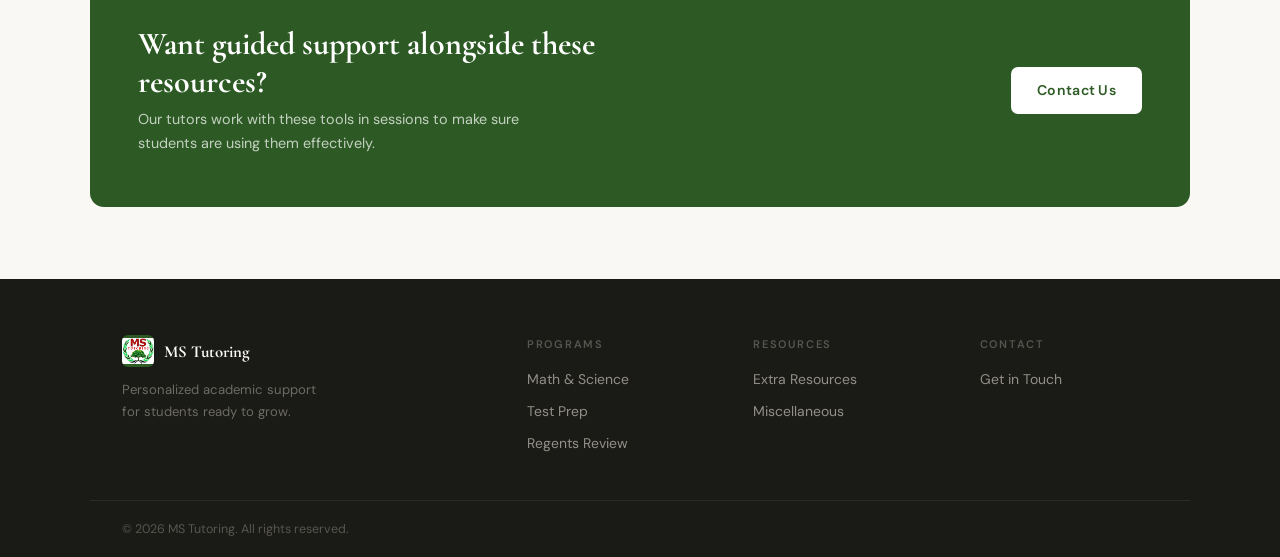
<file: Resources/extra.html>
<!DOCTYPE html>
<html lang="en">
<head>
  <meta charset="UTF-8"/>
  <meta name="viewport" content="width=device-width, initial-scale=1.0"/>
  <title>Extra Resources — MS Tutoring</title>
  <link rel="icon" type="image/png" href="../logo.png"/>
  <link href="https://fonts.googleapis.com/css2?family=Cormorant+Garamond:ital,wght@0,600;0,700;1,600&family=DM+Sans:wght@400;500;600&display=swap" rel="stylesheet"/>
  <link rel="stylesheet" href="../css/style.css"/>
  <link rel="stylesheet" href="../css/pages.css"/>
</head>
<body>

<header class="navbar">
  <div class="nav-inner">
    <a href="../index.html" class="nav-logo">
      <div class="logo-img-wrap"><img src="../logo.png" alt="MS Tutoring logo"/></div>
      <span class="logo-name">MS <em>TUTORING</em></span>
    </a>
    <button class="nav-toggle" aria-label="Toggle menu">
      <span></span><span></span><span></span>
    </button>
    <nav class="nav-links">
      <a href="../index.html" class="nav-item">Home</a>
      <div class="dropdown">
        <a href="#" class="nav-item" tabindex="0">Programs</a>
        <div class="drop-menu">
          <a href="../programs/math-science.html">Math &amp; Science</a>
          <a href="../programs/test-prep.html">Test Prep (SAT / ACT)</a>
          <a href="../programs/regents.html">Regents Review</a>
        </div>
      </div>
      <div class="dropdown">
        <a href="#" class="nav-item active" tabindex="0">Resources</a>
        <div class="drop-menu">
          <a href="extra.html">Extra Resources</a>
          <a href="miscellaneous.html">Miscellaneous</a>
        </div>
      </div>
      <a href="../reviews.html" class="nav-item">Reviews</a>
      <a href="../contact.html" class="nav-item">Contact</a>
    </nav>
  </div>
</header>

<section class="page-hero">
  <div class="section-wrap">
    <div class="page-hero-inner">
      <div>
        <div class="section-eyebrow">Free Resources</div>
        <h1 class="page-title">Extra Resources</h1>
        <p class="page-sub">A curated list of free, high-quality websites to help NYC students study smarter — covering math, science, history, test prep, and more.</p>
      </div>
      <div class="page-hero-badge">
        <span class="badge-num">100%</span>
        <span class="badge-label">Free to Use</span>
      </div>
    </div>
  </div>
</section>

<!-- MATH -->
<section class="resource-section">
  <div class="section-wrap">
    <div class="section-eyebrow">Math</div>
    <h2 class="section-title">Math Tools &amp; Practice</h2>
    <div class="resource-grid">

      <a href="https://www.jmap.org" target="_blank" rel="noopener" class="resource-card">
        <span class="resource-tag">Regents</span>
        <h4>JMAP</h4>
        <p>Every NY Regents math exam ever written, organized by topic. Includes answer keys, worksheets, and teacher resources for Algebra I, II, and Geometry.</p>
        <span class="resource-link">jmap.org</span>
      </a>

      <a href="https://www.khanacademy.org" target="_blank" rel="noopener" class="resource-card">
        <span class="resource-tag">All Levels</span>
        <h4>Khan Academy</h4>
        <p>Free video lessons and practice problems for every math topic from basic arithmetic through AP Calculus and Statistics. Also syncs with SAT prep.</p>
        <span class="resource-link">khanacademy.org</span>
      </a>

      <a href="https://www.desmos.com" target="_blank" rel="noopener" class="resource-card">
        <span class="resource-tag">Tool</span>
        <h4>Desmos</h4>
        <p>A powerful free graphing calculator used on NY Regents and SAT exams. Practice using it now so it's familiar come test day.</p>
        <span class="resource-link">desmos.com</span>
      </a>

      <a href="https://www.wolframalpha.com" target="_blank" rel="noopener" class="resource-card">
        <span class="resource-tag">Tool</span>
        <h4>Wolfram Alpha</h4>
        <p>Step-by-step math solver for algebra, calculus, statistics, and more. Great for checking your work and understanding how answers are reached.</p>
        <span class="resource-link">wolframalpha.com</span>
      </a>

      <a href="https://www.mathway.com" target="_blank" rel="noopener" class="resource-card">
        <span class="resource-tag">Tool</span>
        <h4>Mathway</h4>
        <p>An advanced calculator that allows you to decide what type of operation you would like to do with a function. Provides step-by-step answers.</p>
        <span class="resource-link">mathway.com</span>
      </a>

    </div>
  </div>
</section>

<!-- SCIENCE -->
<section class="resource-section">
  <div class="section-wrap">
    <div class="section-eyebrow">Science</div>
    <h2 class="section-title">Science &amp; Lab Resources</h2>
    <div class="resource-grid">

      <a href="https://www.ck12.org" target="_blank" rel="noopener" class="resource-card">
        <span class="resource-tag">All Levels</span>
        <h4>CK-12</h4>
        <p>Free textbooks, simulations, and practice for Biology, Chemistry, Physics, and Earth Science. Fully aligned to NY state standards.</p>
        <span class="resource-link">ck12.org</span>
      </a>

      <a href="https://phet.colorado.edu" target="_blank" rel="noopener" class="resource-card">
        <span class="resource-tag">Simulations</span>
        <h4>PhET Simulations</h4>
        <p>Interactive science and math simulations from the University of Colorado. Perfect for visualizing concepts like circuits, forces, waves, and chemical reactions.</p>
        <span class="resource-link">phet.colorado.edu</span>
      </a>

      <a href="https://www.bozemanscience.com" target="_blank" rel="noopener" class="resource-card">
        <span class="resource-tag">Video</span>
        <h4>Bozeman Science</h4>
        <p>High-quality science videos covering AP Biology, AP Chemistry, AP Physics, and AP Environmental Science. Clear, concise, and exam-focused.</p>
        <span class="resource-link">bozemanscience.com</span>
      </a>

    </div>
  </div>
</section>

<!-- ELA & HISTORY -->
<section class="resource-section">
  <div class="section-wrap">
    <div class="section-eyebrow">English &amp; History</div>
    <h2 class="section-title">Reading, Writing &amp; History</h2>
    <div class="resource-grid">

      <a href="https://www.commonlit.org" target="_blank" rel="noopener" class="resource-card">
        <span class="resource-tag">ELA</span>
        <h4>CommonLit</h4>
        <p>Free reading passages with guided questions for grades 3–12. Includes fiction, nonfiction, and poetry — great for building comprehension and analysis skills.</p>
        <span class="resource-link">commonlit.org</span>
      </a>

      <a href="https://www.purdue.edu/owl" target="_blank" rel="noopener" class="resource-card">
        <span class="resource-tag">Writing</span>
        <h4>Purdue OWL</h4>
        <p>The gold standard for writing guides. Covers essay structure, MLA and APA citation, grammar rules, and research paper formatting.</p>
        <span class="resource-link">purdue.edu/owl</span>
      </a>

      <a href="https://www.varsitytutors.com/regents-english-practice-tests" target="_blank" rel="noopener" class="resource-card">
        <span class="resource-tag">Regents</span>
        <h4>Varsity Tutors — English Regents</h4>
        <p>Free English Regents practice tests with detailed answer explanations. Good for building familiarity with the text analysis and argument essay formats.</p>
        <span class="resource-link">varsitytutors.com</span>
      </a>

      <a href="https://www.historysage.com" target="_blank" rel="noopener" class="resource-card">
        <span class="resource-tag">History</span>
        <h4>History Sage</h4>
        <p>Detailed outlines and essay guides for AP US History and AP World History. Helpful for DBQ and LEQ practice.</p>
        <span class="resource-link">historysage.com</span>
      </a>

    </div>
  </div>
</section>

<!-- TEST PREP -->
<section class="resource-section">
  <div class="section-wrap">
    <div class="section-eyebrow">Test Prep</div>
    <h2 class="section-title">SAT, ACT &amp; Regents Prep</h2>
    <div class="resource-grid">

      <a href="https://www.khanacademy.org/SAT" target="_blank" rel="noopener" class="resource-card">
        <span class="resource-tag">SAT</span>
        <h4>Khan Academy SAT Prep</h4>
        <p>Official College Board partner for SAT prep. Personalized practice linked to your PSAT results. Completely free and proven to raise scores.</p>
        <span class="resource-link">khanacademy.org/SAT</span>
      </a>

      <a href="https://www.nysedregents.org" target="_blank" rel="noopener" class="resource-card">
        <span class="resource-tag">Regents</span>
        <h4>NYSED Regents Exams</h4>
        <p>The official source for all NY Regents exams. Download past exams and scoring guides directly from the NY State Education Department.</p>
        <span class="resource-link">nysedregents.org</span>
      </a>

      <a href="https://www.cracksat.net" target="_blank" rel="noopener" class="resource-card">
        <span class="resource-tag">SAT / ACT</span>
        <h4>CrackSAT</h4>
        <p>A large library of real SAT and ACT practice tests available for free. One of the best places to find official past exams to practice with.</p>
        <span class="resource-link">cracksat.net</span>
      </a>

    </div>
  </div>
</section>

<!-- NYC SPECIFIC -->
<section class="resource-section">
  <div class="section-wrap">
    <div class="section-eyebrow">NYC Students</div>
    <h2 class="section-title">NYC-Specific Resources</h2>
    <div class="resource-grid">

      <a href="https://www.nypl.org" target="_blank" rel="noopener" class="resource-card">
        <span class="resource-tag">Library</span>
        <h4>New York Public Library</h4>
        <p>Free access to databases, e-books, tutoring, and study spaces across all five boroughs. Your library card unlocks a huge amount of free digital resources.</p>
        <span class="resource-link">nypl.org</span>
      </a>

      <a href="https://schools.nyc.gov" target="_blank" rel="noopener" class="resource-card">
        <span class="resource-tag">NYC DOE</span>
        <h4>NYC Schools Portal</h4>
        <p>The official NYC Department of Education site. Access grades, attendance, school resources, and information about programs and opportunities.</p>
        <span class="resource-link">schools.nyc.gov</span>
      </a>

      <a href="https://www.igetit.nyc" target="_blank" rel="noopener" class="resource-card">
        <span class="resource-tag">Free Internet</span>
        <h4>NYC Free Internet (iGetIt)</h4>
        <p>NYC's program providing free or low-cost broadband to qualifying households. Don't let a lack of internet access get in the way of studying.</p>
        <span class="resource-link">igetit.nyc</span>
      </a>

    </div>
  </div>
</section>

<section class="cta-section">
  <div class="section-wrap">
    <div class="cta-box">
      <div>
        <h2>Want guided support alongside these resources?</h2>
        <p>Our tutors work with these tools in sessions to make sure students are using them effectively.</p>
      </div>
      <a href="../contact.html" class="btn-solid">Contact Us</a>
    </div>
  </div>
</section>

<footer class="footer">
  <div class="footer-inner">
    <div class="footer-brand">
      <div class="footer-logo-row">
        <div class="footer-logo-wrap"><img src="../logo.png" alt="MS Tutoring logo"/></div>
        <span>MS Tutoring</span>
      </div>
      <p class="footer-tagline">Personalized academic support for students ready to grow.</p>
    </div>
    <div class="footer-col">
      <h4>Programs</h4>
      <a href="../programs/math-science.html">Math &amp; Science</a>
      <a href="../programs/test-prep.html">Test Prep</a>
      <a href="../programs/regents.html">Regents Review</a>
    </div>
    <div class="footer-col">
      <h4>Resources</h4>
      <a href="extra.html">Extra Resources</a>
      <a href="miscellaneous.html">Miscellaneous</a>
    </div>
    <div class="footer-col">
      <h4>Contact</h4>
      <a href="../contact.html">Get in Touch</a>
    </div>
  </div>
  <div class="footer-bottom">
    <p>&copy; 2026 MS Tutoring. All rights reserved.</p>
  </div>
</footer>

  <script src="../js/nav.js"></script>
</body>
</html>
</file>
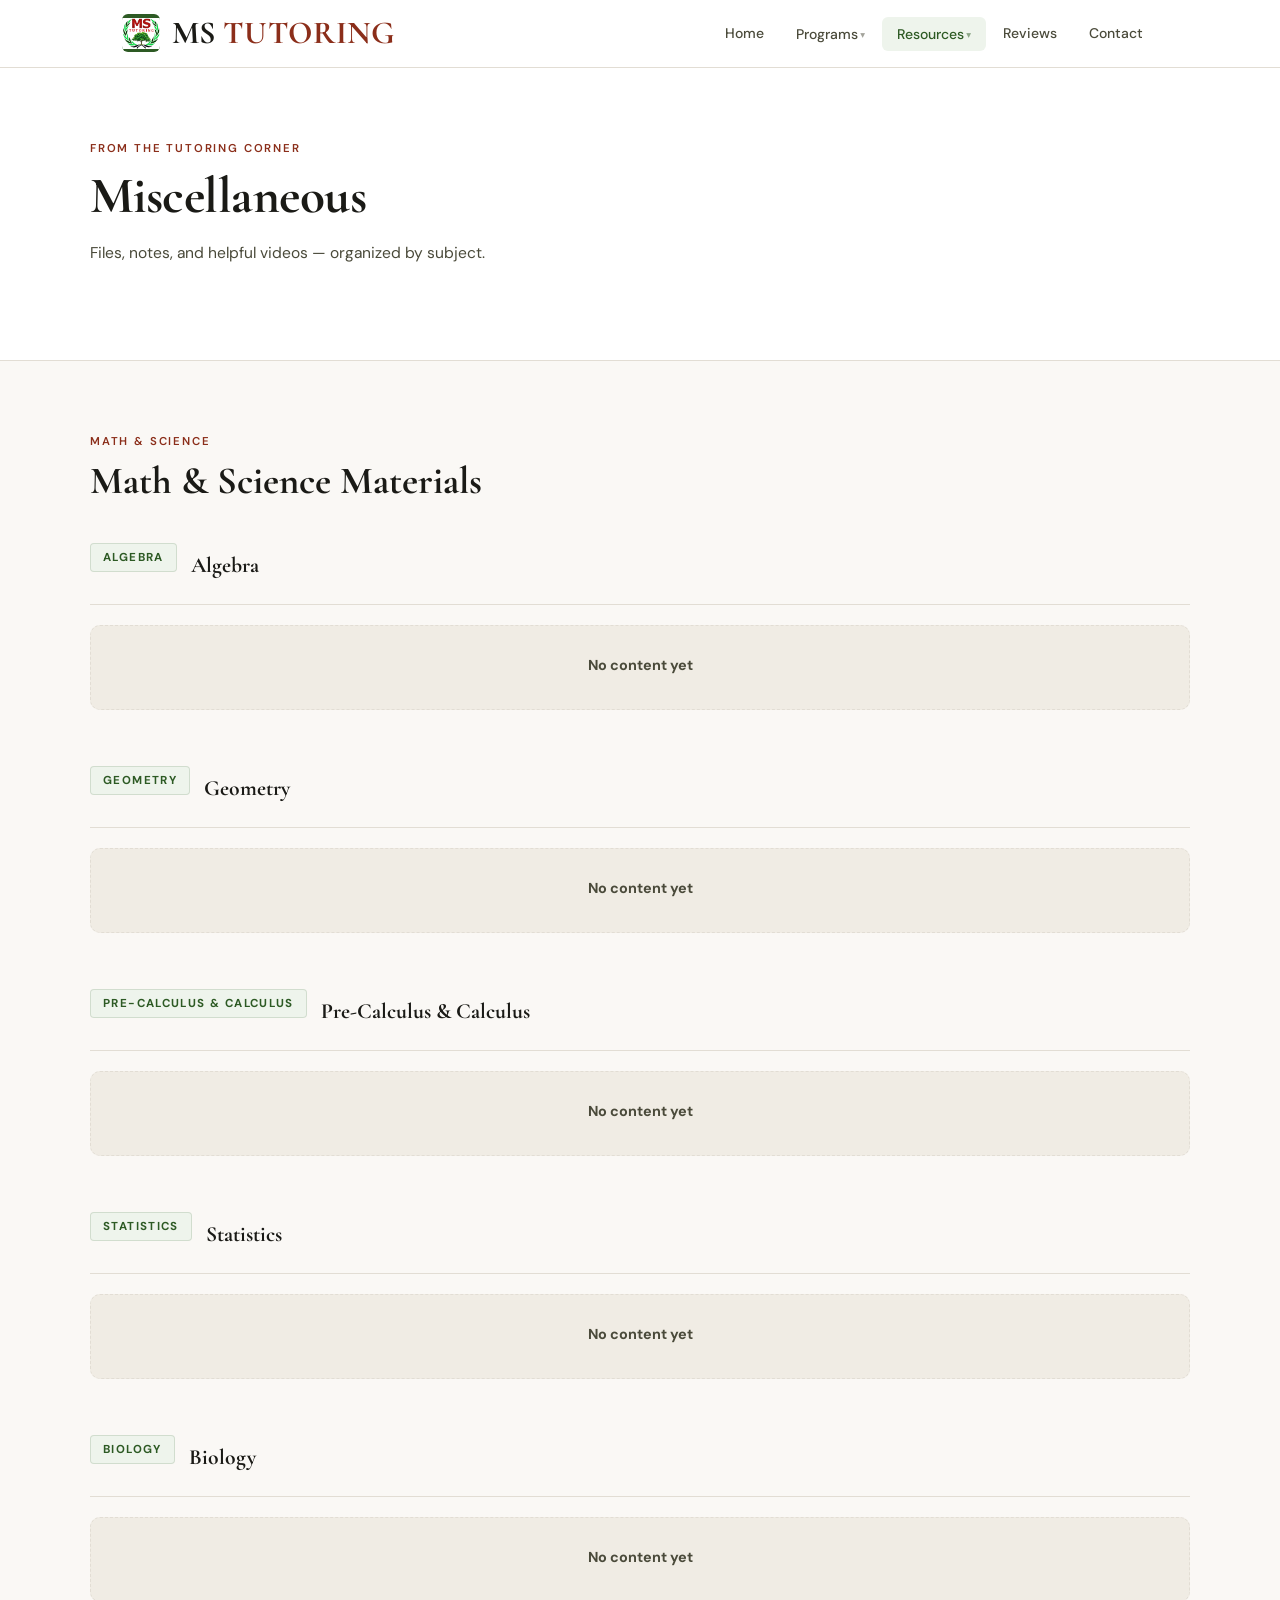
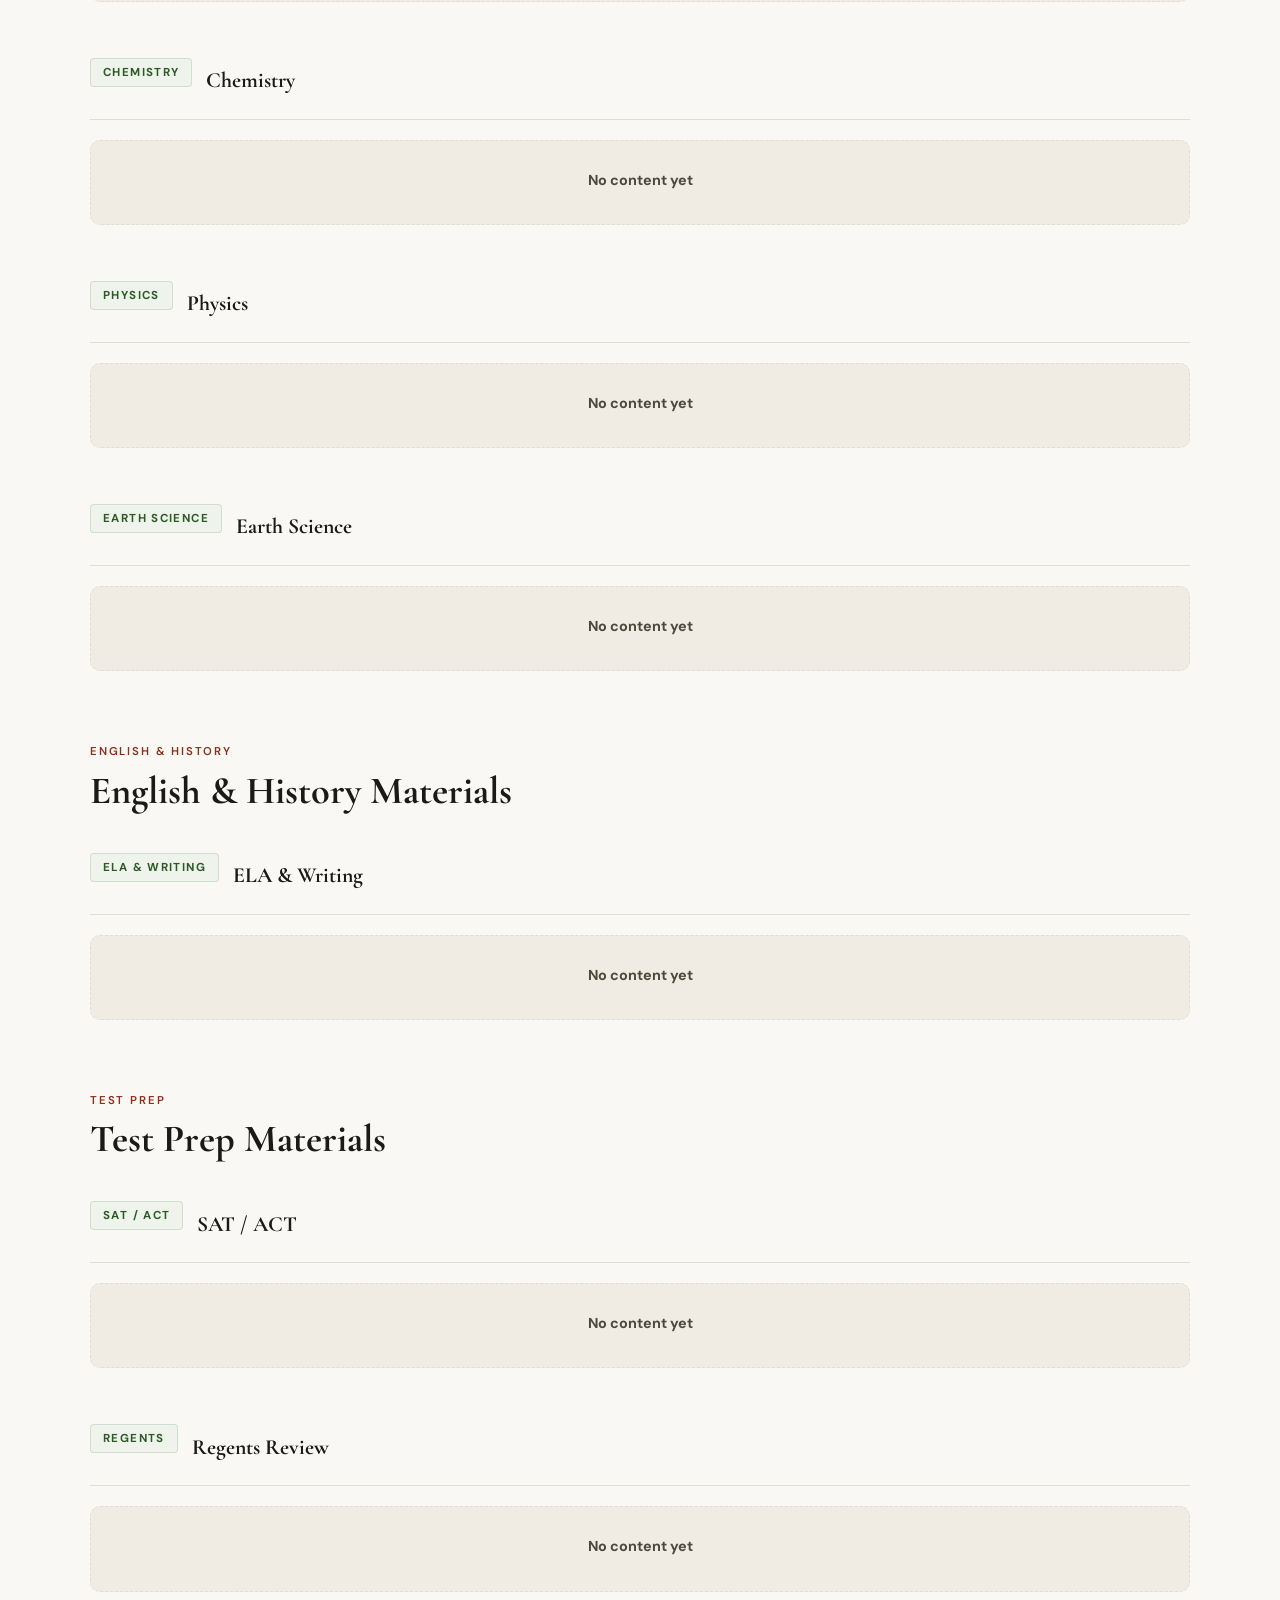
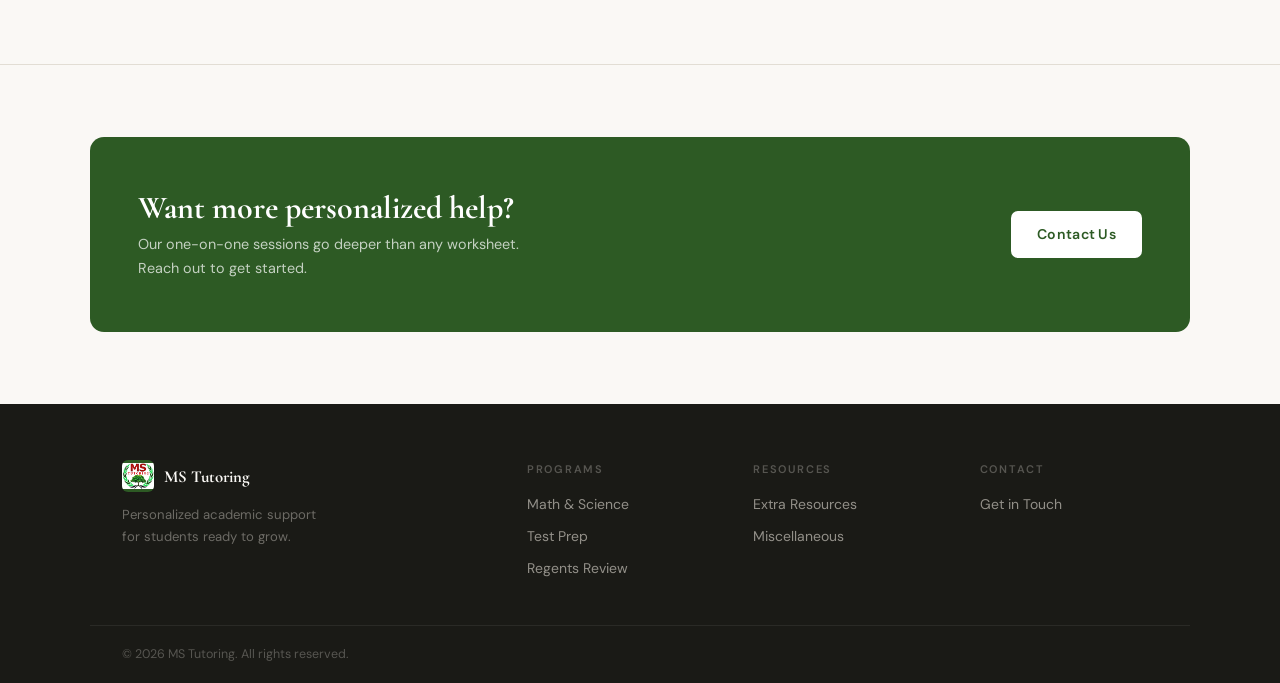
<file: Resources/miscellaneous.html>
<!DOCTYPE html>
<html lang="en">
<head>
  <meta charset="UTF-8"/>
  <meta name="viewport" content="width=device-width, initial-scale=1.0"/>
  <title>Miscellaneous — MS Tutoring</title>
  <link rel="icon" type="image/png" href="../logo.png"/>
  <link href="https://fonts.googleapis.com/css2?family=Cormorant+Garamond:ital,wght@0,600;0,700;1,600&family=DM+Sans:wght@400;500;600&display=swap" rel="stylesheet"/>
  <link rel="stylesheet" href="../css/style.css"/>
  <link rel="stylesheet" href="../css/pages.css"/>
</head>
<body>

<header class="navbar">
  <div class="nav-inner">
    <a href="../index.html" class="nav-logo">
      <div class="logo-img-wrap"><img src="../logo.png" alt="MS Tutoring logo"/></div>
      <span class="logo-name">MS <em>TUTORING</em></span>
    </a>
    <button class="nav-toggle" aria-label="Toggle menu">
      <span></span><span></span><span></span>
    </button>
    <nav class="nav-links">
      <a href="../index.html" class="nav-item">Home</a>
      <div class="dropdown">
        <a href="#" class="nav-item" tabindex="0">Programs</a>
        <div class="drop-menu">
          <a href="../programs/math-science.html">Math &amp; Science</a>
          <a href="../programs/test-prep.html">Test Prep (SAT / ACT)</a>
          <a href="../programs/regents.html">Regents Review</a>
        </div>
      </div>
      <div class="dropdown">
        <a href="#" class="nav-item active" tabindex="0">Resources</a>
        <div class="drop-menu">
          <a href="extra.html">Extra Resources</a>
          <a href="miscellaneous.html">Miscellaneous</a>
        </div>
      </div>
      <a href="../reviews.html" class="nav-item">Reviews</a>
      <a href="../contact.html" class="nav-item">Contact</a>
    </nav>
  </div>
</header>

<section class="page-hero page-hero--narrow">
  <div class="section-wrap">
    <div class="section-eyebrow">From the Tutoring Corner</div>
    <h1 class="page-title">Miscellaneous</h1>
    <p class="page-sub" style="max-width:520px;">Files, notes, and helpful videos — organized by subject.</p>
  </div>
</section>

<!-- ══════════════════════════════════════
     HOW TO ADD CONTENT
     <a href="YOUR_FILE_LINK_HERE" target="_blank" rel="noopener" class="misc-file-card">Dscription</a>
     ─────────────────────────────────────
     FILES: Copy a .misc-file-card block and update:
       href  → direct URL to your file (Google Drive share link, Dropbox, etc.)
       emoji → 📄 for PDF, 📊 for spreadsheet, 📝 for notes, etc.
       The <strong> tag → file name
       The <span> tag  → short description or file type

     VIDEOS (YouTube): Copy a .misc-video-card block and update:
       src in <iframe> → https://www.youtube.com/embed/VIDEO_ID
       .misc-video-label → title of the video

     To add a new subject section: copy an entire
     .misc-subject-block and update the heading and level-tag.

  
═══════════════════════════════════════ -->
        <!-- FILE EXAMPLE — replace href, emoji, name, description -->
        <!--
        <a href="YOUR_FILE_LINK_HERE" target="_blank" rel="noopener" class="misc-file-card">
          <div class="misc-file-icon">📄</div>
          <div class="misc-file-info">
            <strong>File Name Here</strong>
            <span>PDF · Short description</span>
          </div>
        </a>
        -->
        <!-- VIDEO EXAMPLE — replace YouTube embed ID and label -->
        <!--
        <div class="misc-video-card">
          <div class="misc-video-embed">
            <iframe src="https://www.youtube.com/embed/VIDEO_ID_HERE" allowfullscreen loading="lazy"></iframe>
          </div>
          <div class="misc-video-label">Video Title Here</div>
        </div>
        -->
<!-- ── MATH & SCIENCE ── -->
<section class="misc-section">
  <div class="section-wrap">
    <div class="section-eyebrow">Math &amp; Science</div>
    <h2 class="section-title">Math &amp; Science Materials</h2>

    <!-- Algebra -->
    <div class="misc-subject-block">
      <div class="misc-subject-header">
        <div class="level-tag">Algebra</div>
        <h3>Algebra</h3>
      </div>
      <div class="misc-media-grid">
        <div class="misc-empty">
          <strong>No content yet</strong>
        </div>
      </div>
    </div>

    <!-- Geometry -->
    <div class="misc-subject-block">
      <div class="misc-subject-header">
        <div class="level-tag">Geometry</div>
        <h3>Geometry</h3>
      </div>
      <div class="misc-media-grid">
        <div class="misc-empty">
          <strong>No content yet</strong>
        </div>
      </div>
    </div>

    <!-- Pre-Calculus / Calculus -->
    <div class="misc-subject-block">
      <div class="misc-subject-header">
        <div class="level-tag">Pre-Calculus &amp; Calculus</div>
        <h3>Pre-Calculus &amp; Calculus</h3>
      </div>
      <div class="misc-media-grid">
        <div class="misc-empty">
          <strong>No content yet</strong>
        </div>
      </div>
    </div>

    <!-- Statistics -->
    <div class="misc-subject-block">
      <div class="misc-subject-header">
        <div class="level-tag">Statistics</div>
        <h3>Statistics</h3>
      </div>
      <div class="misc-media-grid">
        <div class="misc-empty">
          <strong>No content yet</strong>
        </div>
      </div>
    </div>

    <!-- Biology -->
    <div class="misc-subject-block">
      <div class="misc-subject-header">
        <div class="level-tag">Biology</div>
        <h3>Biology</h3>
      </div>
      <div class="misc-media-grid">
        <div class="misc-empty">
          <strong>No content yet</strong>
        </div>
      </div>
    </div>

    <!-- Chemistry -->
    <div class="misc-subject-block">
      <div class="misc-subject-header">
        <div class="level-tag">Chemistry</div>
        <h3>Chemistry</h3>
      </div>
      <div class="misc-media-grid">
        <div class="misc-empty">
          <strong>No content yet</strong>
        </div>
      </div>
    </div>

    <!-- Physics -->
    <div class="misc-subject-block">
      <div class="misc-subject-header">
        <div class="level-tag">Physics</div>
        <h3>Physics</h3>
      </div>
      <div class="misc-media-grid">
        <div class="misc-empty">
          <strong>No content yet</strong>
        </div>
      </div>
    </div>

    <!-- Earth Science -->
    <div class="misc-subject-block">
      <div class="misc-subject-header">
        <div class="level-tag">Earth Science</div>
        <h3>Earth Science</h3>
      </div>
      <div class="misc-media-grid">
        <div class="misc-empty">
          <strong>No content yet</strong>
        </div>
      </div>
    </div>

  </div>
</section>

<!-- ── ENGLISH & HISTORY ── -->
<section class="misc-section">
  <div class="section-wrap">
    <div class="section-eyebrow">English &amp; History</div>
    <h2 class="section-title">English &amp; History Materials</h2>

    <!-- ELA / Writing -->
    <div class="misc-subject-block">
      <div class="misc-subject-header">
        <div class="level-tag">ELA &amp; Writing</div>
        <h3>ELA &amp; Writing</h3>
      </div>
      <div class="misc-media-grid">
        <div class="misc-empty">
          <strong>No content yet</strong>
        </div>
      </div>
    </div>

  </div>
</section>

<!-- ── TEST PREP ── -->
<section class="misc-section">
  <div class="section-wrap">
    <div class="section-eyebrow">Test Prep</div>
    <h2 class="section-title">Test Prep Materials</h2>

    <!-- SAT / ACT -->
    <div class="misc-subject-block">
      <div class="misc-subject-header">
        <div class="level-tag">SAT / ACT</div>
        <h3>SAT / ACT</h3>
      </div>
      <div class="misc-media-grid">
        <div class="misc-empty">
          <strong>No content yet</strong>
        </div>
      </div>
    </div>

    <!-- Regents -->
    <div class="misc-subject-block">
      <div class="misc-subject-header">
        <div class="level-tag">Regents</div>
        <h3>Regents Review</h3>
      </div>
      <div class="misc-media-grid">
        <div class="misc-empty">
          <strong>No content yet</strong>
        </div>
      </div>
    </div>

  </div>
</section>

<section class="cta-section">
  <div class="section-wrap">
    <div class="cta-box">
      <div>
        <h2>Want more personalized help?</h2>
        <p>Our one-on-one sessions go deeper than any worksheet. Reach out to get started.</p>
      </div>
      <a href="../contact.html" class="btn-solid">Contact Us</a>
    </div>
  </div>
</section>

<footer class="footer">
  <div class="footer-inner">
    <div class="footer-brand">
      <div class="footer-logo-row">
        <div class="footer-logo-wrap"><img src="../logo.png" alt="MS Tutoring logo"/></div>
        <span>MS Tutoring</span>
      </div>
      <p class="footer-tagline">Personalized academic support for students ready to grow.</p>
    </div>
    <div class="footer-col">
      <h4>Programs</h4>
      <a href="../programs/math-science.html">Math &amp; Science</a>
      <a href="../programs/test-prep.html">Test Prep</a>
      <a href="../programs/regents.html">Regents Review</a>
    </div>
    <div class="footer-col">
      <h4>Resources</h4>
      <a href="extra.html">Extra Resources</a>
      <a href="miscellaneous.html">Miscellaneous</a>
    </div>
    <div class="footer-col">
      <h4>Contact</h4>
      <a href="../contact.html">Get in Touch</a>
    </div>
  </div>
  <div class="footer-bottom">
    <p>&copy; 2026 MS Tutoring. All rights reserved.</p>
  </div>
</footer>

  <script src="../js/nav.js"></script>
</body>
</html>
</file>
<file: css/style.css>
/* ─────────────────────────────────────────
   MS Tutoring — style.css
   No JavaScript required. Dropdowns are
   CSS-only via :hover and :focus-within.
───────────────────────────────────────── */

/* ── RESET ── */
*, *::before, *::after {
  box-sizing: border-box;
  margin: 0;
  padding: 0;
}

/* ── VARIABLES ── */
:root {
  --green:       #2d5a24;
  --green-mid:   #3e7a32;
  --green-light: #eef4ec;
  --brick:       #8b2e1a;
  --cream:       #faf8f5;
  --parchment:   #f0ece4;
  --ink:         #1a1a16;
  --mid:         #4a4a3a;
  --muted:       #888878;
  --border:      #e2ddd4;
  --white:       #ffffff;

  --font-head: 'Cormorant Garamond', Georgia, serif;
  --font-body: 'DM Sans', system-ui, sans-serif;

  --nav-h: 68px;
  --max-w: 1100px;
}

/* ── BASE ── */
html { scroll-behavior: smooth; }

body {
  font-family: var(--font-body);
  background: var(--cream);
  color: var(--ink);
  line-height: 1.65;
  overflow-x: hidden;
  font-size: 18px;
}

a   { color: inherit; text-decoration: none; }
img { display: block; max-width: 100%; }

/* ─────────────────────────────
   NAVBAR
───────────────────────────── */
.navbar {
  position: sticky;
  top: 0;
  z-index: 100;
  height: var(--nav-h);
  background: var(--white);
  border-bottom: 1px solid var(--border);
}

.nav-inner {
  max-width: var(--max-w);
  margin: 0 auto;
  height: 100%;
  display: flex;
  align-items: center;
  justify-content: space-between;
  padding: 0 32px;
}

/* Logo */
.nav-logo {
  display: flex;
  align-items: center;
  gap: 12px;
  flex-shrink: 0;
}

.logo-img-wrap {
  width: 38px;
  height: 38px;
  border-radius: 6px;
  overflow: hidden;
  background: var(--green); /* shows while logo.png loads or if missing */
  flex-shrink: 0;
}

.logo-img-wrap img {
  width: 100%;
  height: 100%;
  object-fit: contain;
}

.logo-name {
  font-family: var(--font-head);
  font-size: 2rem;
  font-weight: 700;
  color: var(--ink);
  letter-spacing: 0.01em;
}

.logo-name em {
  font-style: normal;
  color: var(--brick);
}

/* Nav links */
.nav-links {
  display: flex;
  align-items: center;
  gap: 2px;
}

.nav-item {
  font-size: 0.875rem;
  font-weight: 500;
  color: var(--mid);
  padding: 8px 15px;
  border-radius: 6px;
  transition: color 0.18s, background 0.18s;
  white-space: nowrap;
}

.nav-item:hover  { color: var(--ink);   background: var(--green-light); }
.nav-item.active { color: var(--green); background: var(--green-light); }

/* Dropdown — CSS only, no JavaScript */
.dropdown {
  position: relative;
}

.dropdown > .nav-item::after {
  content: ' ▾';
  font-size: 0.6rem;
  opacity: 0.5;
  vertical-align: middle;
}

.drop-menu {
  position: absolute;
  top: calc(100% + 8px);
  left: 50%;
  transform: translateX(-50%) translateY(4px);
  background: var(--white);
  border: 1px solid var(--border);
  border-top: 2px solid var(--green);
  border-radius: 8px;
  box-shadow: 0 8px 32px rgba(0, 0, 0, 0.09);
  min-width: 196px;
  padding: 6px 0;
  opacity: 0;
  pointer-events: none;
  transition: opacity 0.18s, transform 0.18s;
}

.dropdown:hover       .drop-menu,
.dropdown:focus-within .drop-menu {
  opacity: 1;
  pointer-events: auto;
  transform: translateX(-50%) translateY(0);
}

.drop-menu a {
  display: block;
  padding: 10px 18px;
  font-size: 0.875rem;
  color: var(--mid);
  border-left: 2px solid transparent;
  transition: background 0.12s, color 0.12s, border-color 0.12s;
}

.drop-menu a:hover {
  background: var(--green-light);
  color: var(--green);
  border-left-color: var(--green);
}

/* ─────────────────────────────
   HERO
───────────────────────────── */
.hero {
  background: var(--white);
  border-bottom: 1px solid var(--border);
  padding: 80px 32px 88px;
}

.hero-inner {
  max-width: var(--max-w);
  margin: 0 auto;
  display: grid;
  grid-template-columns: 1fr 1fr;
  gap: 72px;
  align-items: center;
}

.hero-tag {
  display: inline-flex;
  align-items: center;
  gap: 7px;
  font-size: 0.72rem;
  font-weight: 600;
  letter-spacing: 0.14em;
  text-transform: uppercase;
  color: var(--green);
  background: var(--green-light);
  border: 1px solid rgba(45, 90, 36, 0.15);
  padding: 5px 13px;
  border-radius: 99px;
  margin-bottom: 22px;
}

.hero-tag::before {
  content: '';
  width: 5px;
  height: 5px;
  border-radius: 50%;
  background: var(--green);
  flex-shrink: 0;
}

.hero-title {
  font-family: var(--font-head);
  font-size: clamp(2.8rem, 4.5vw, 4rem);
  font-weight: 700;
  line-height: 1.08;
  color: var(--ink);
  margin-bottom: 18px;
  letter-spacing: -0.01em;
}

.hero-title em {
  font-style: italic;
  color: var(--brick);
}

.hero-sub {
  font-size: 0.975rem;
  color: var(--mid);
  line-height: 1.78;
  max-width: 420px;
  margin-bottom: 34px;
}

.hero-actions {
  display: flex;
  gap: 12px;
  flex-wrap: wrap;
}

.btn-solid {
  display: inline-block;
  background: var(--green);
  color: var(--white);
  font-weight: 600;
  font-size: 0.88rem;
  padding: 12px 26px;
  border-radius: 7px;
  letter-spacing: 0.02em;
  transition: background 0.18s;
}

.btn-solid:hover { background: var(--green-mid); }

.btn-ghost {
  display: inline-block;
  color: var(--mid);
  font-weight: 500;
  font-size: 0.88rem;
  padding: 12px 18px;
  border-radius: 7px;
  transition: color 0.18s, background 0.18s;
}

.btn-ghost:hover {
  color: var(--ink);
  background: var(--parchment);
}

/* Hero stats panel */
.hero-stats {
  background: var(--cream);
  border: 1px solid var(--border);
  border-radius: 14px;
  padding: 36px 32px;
}

.stat {
  display: flex;
  align-items: center;
  gap: 18px;
  padding: 18px 0;
  border-bottom: 1px solid var(--border);
}

.stat:first-child { padding-top: 0; }
.stat:last-child  { border-bottom: none; padding-bottom: 0; }

.stat-icon {
  width: 40px;
  height: 40px;
  background: var(--green-light);
  border-radius: 8px;
  display: flex;
  align-items: center;
  justify-content: center;
  font-size: 1rem;
  flex-shrink: 0;
}

.stat strong {
  display: block;
  font-family: var(--font-head);
  font-size: 1.55rem;
  font-weight: 700;
  color: var(--ink);
  line-height: 1;
  margin-bottom: 2px;
}

.stat span {
  font-size: 0.78rem;
  color: var(--muted);
}

/* ─────────────────────────────
   SUBJECTS STRIP
───────────────────────────── */
.strip {
  background: #f2f2da;
  padding: 12px 0;
  overflow: hidden;
  border-bottom: 1px solid rgba(0, 0, 0, 0.7);
  border-top: 1px solid rgba(0, 0, 0, 0.7);
}

.strip-track {
  display: flex;
  gap: 10px;
  animation: ticker 34s linear infinite;
  width: max-content;
}

.strip:hover .strip-track {
  animation-play-state: paused;
}

@keyframes ticker {
  from { transform: translateX(0); }
  to   { transform: translateX(-50%); }
}

.pill {
  background: rgba(0, 255, 0, 0.12);
  border: 1px solid rgba(0, 0, 0, 0.5);
  color: #041785;
  font-size: 0.77rem;
  font-weight: 500;
  padding: 5px 16px;
  border-radius: 99px;
  white-space: nowrap;
  letter-spacing: 0.03em;
}

/* ─────────────────────────────
   PROGRAMS
───────────────────────────── */
.programs {
  padding: 80px 32px;
  background: var(--cream);
}

.section-wrap {
  max-width: var(--max-w);
  margin: 0 auto;
}

.section-eyebrow {
  font-size: 0.71rem;
  font-weight: 600;
  letter-spacing: 0.16em;
  text-transform: uppercase;
  color: var(--brick);
  margin-bottom: 8px;
}

.section-title {
  font-family: var(--font-head);
  font-size: clamp(1.9rem, 3vw, 2.5rem);
  font-weight: 700;
  color: var(--ink);
  line-height: 1.12;
  margin-bottom: 40px;
}

.prog-grid {
  display: grid;
  grid-template-columns: repeat(4, 1fr);
  gap: 18px;
}

.prog-card {
  background: #eef2ff;
  border: 1px solid var(--border);
  border-radius: 12px;
  padding: 28px 22px;
  position: relative;
  overflow: hidden;
  transition: border-color 0.2s, box-shadow 0.2s, transform 0.2s;
}

/* Animated bottom bar on hover */
.prog-card::after {
  content: '';
  position: absolute;
  bottom: 0;
  left: 0;
  right: 0;
  height: 2px;
  background: var(--green);
  transform: scaleX(0);
  transform-origin: left;
  transition: transform 0.25s;
}

.prog-card:hover {
  border-color: transparent;
  box-shadow: 0 6px 28px rgba(0, 0, 0, 0.09);
  transform: translateY(-3px);
}

.prog-card:hover::after { transform: scaleX(1); }

.prog-card.featured::after {
  background: var(--brick);
  transform: scaleX(1);
}

.prog-badge {
  display: inline-block;
  color: #fff;
  font-size: .85rem;
  font-weight: 700;
  letter-spacing: 0.08em;
  text-transform: uppercase;
  padding: 3px 9px;
  border-radius: 4px;
  margin-bottom: 12px;
}

.prog-badge--green  { background: #639922; color: #EAF3DE; }
.prog-badge--blue   { background: #85B7EB; color: #042C53; }
.prog-badge--red    { background: #E24B4A; color: #FCEBEB; }
.prog-badge--orange { background: #EF9F27; color: #412402; }

.prog-icon {
  font-size: 1.5rem;
  margin-bottom: 12px;
}

.prog-card h3 {
  font-family: var(--font-head);
  font-size: 1.1rem;
  font-weight: 700;
  color: var(--ink);
  margin-bottom: 7px;
  line-height: 1.2;
}

.prog-card p {
  font-size: 0.83rem;
  color: var(--muted);
  line-height: 1.65;
  margin-bottom: 16px;
}

.prog-link {
  font-size: 0.8rem;
  font-weight: 600;
  color: var(--green);
}

/* ─────────────────────────────
   WHY MS TUTORING
───────────────────────────── */
.why {
  background: var(--white);
  border-top: 1px solid var(--border);
  padding: 80px 32px;
}

.why-grid {
  display: grid;
  grid-template-columns: 1fr 1fr;
  gap: 64px;
  align-items: start;
}

.why-left > p {
  font-size: 0.93rem;
  color: var(--mid);
  line-height: 1.8;
  margin-bottom: 28px;
  max-width: 400px;
}

.features {
  display: flex;
  flex-direction: column;
  gap: 14px;
}

.feat {
  display: flex;
  align-items: flex-start;
  gap: 12px;
}

.feat-dot {
  width: 6px;
  height: 6px;
  border-radius: 50%;
  background: var(--green);
  flex-shrink: 0;
  margin-top: 8px;
}

.feat p        { font-size: 0.88rem; color: var(--mid); line-height: 1.65; }
.feat strong   { color: var(--ink); font-weight: 600; }

.why-right {
  background: var(--cream);
  border: 1px solid var(--border);
  border-radius: 12px;
  padding: 32px 30px;
}

.why-row {
  display: flex;
  justify-content: space-between;
  align-items: center;
  padding: 18px 0;
  border-bottom: 1px solid var(--border);
}

.why-row:first-child { padding-top: 0; }
.why-row:last-child  { border-bottom: none; padding-bottom: 0; }

.why-label { font-size: 0.86rem; color: var(--mid); }

.why-val {
  font-family: var(--font-head);
  font-size: 1.45rem;
  font-weight: 700;
  color: var(--green);
}

/* ─────────────────────────────
   FOOTER
───────────────────────────── */
.footer { background: var(--ink); }

.footer-inner {
  max-width: var(--max-w);
  margin: 0 auto;
  padding: 56px 32px 36px;
  display: grid;
  grid-template-columns: 2fr 1fr 1fr 1fr;
  gap: 48px;
}

.footer-brand {
  display: flex;
  flex-direction: column;
  gap: 12px;
}

.footer-logo-row {
  display: flex;
  align-items: center;
  gap: 10px;
}

.footer-logo-wrap {
  width: 32px;
  height: 32px;
  border-radius: 6px;
  overflow: hidden;
  background: var(--green); /* fallback until logo.png loads */
  flex-shrink: 0;
}

.footer-logo-wrap img {
  width: 100%;
  height: 100%;
  object-fit: contain;
}

.footer-logo-row span {
  font-family: var(--font-head);
  font-size: 1.05rem;
  font-weight: 700;
  color: #faf8f5;
}

.footer-tagline {
  font-size: 0.82rem;
  color: rgba(245, 240, 232, 0.38);
  line-height: 1.65;
  max-width: 200px;
}

.footer-col h4 {
  font-size: 0.69rem;
  font-weight: 600;
  letter-spacing: 0.16em;
  text-transform: uppercase;
  color: rgba(245, 240, 232, 0.28);
  margin-bottom: 14px;
}

.footer-col a {
  display: block;
  font-size: 0.875rem;
  color: rgba(245, 240, 232, 0.55);
  margin-bottom: 9px;
  transition: color 0.15s;
}

.footer-col a:hover { color: #faf8f5; }

.footer-bottom {
  border-top: 1px solid rgba(255, 255, 255, 0.07);
  padding: 18px 32px;
  max-width: var(--max-w);
  margin: 0 auto;
  display: flex;
  justify-content: space-between;
  align-items: center;
}

.footer-bottom p,
.footer-bottom a {
  font-size: 0.78rem;
  color: rgba(245, 240, 232, 0.28);
}

.footer-bottom a:hover { color: rgba(245, 240, 232, 0.65); }

/* ── PROGRAM CARD COLORS ── */
.prog-card:nth-child(1) { border-color: #2d5a24; }
.prog-card:nth-child(2) { border-color: #b5620a; }
.prog-card:nth-child(3) { border-color: #8b2e1a; }
.prog-card:nth-child(4) { border-color: #1e3a5f; }


/* ── SUBJECT CARD COLORS BY PAGE ── */
.math-science   .subject-card { border-color: #2d5a24; }
.english-history .subject-card { border-color: #8b2e1a; }
.test-prep      .subject-card { border-color: #1e3a5f; }
.regents        .subject-card { border-color: #b5620a; }
/* ─────────────────────────────
   ABOUT
───────────────────────────── */
.about {
  background: var(--white);
  padding: 42px 32px 80px;
}

.about-divider {
  height: 1px;
  background: var(--border);
  margin-bottom: 64px;
}

.about-inner {
  display: grid;
  grid-template-columns: 1fr 1.6fr;
  gap: 72px;
  align-items: start;
}

.about-left .section-title {
  font-size: clamp(1.5rem, 2.4vw, 2rem);
  line-height: 1.2;
  margin-bottom: 0;
  color: var(--ink);
}

.about-right {
  display: flex;
  flex-direction: column;
  gap: 28px;
}

.about-item {
  display: flex;
  gap: 8px;
  align-items: flex-start;
}

.about-dot {
  width: 7px;
  height: 7px;
  border-radius: 50%;
  background: var(--green);
  flex-shrink: 0;
  margin-top: 6px;
}

.about-item strong {
  display: block;
  font-size: 0.93rem;
  font-weight: 600;
  color: var(--ink);
  margin-bottom: 2px;
}

.about-item p {
  font-size: 0.86rem;
  color: var(--mid);
  line-height: 1.72;
  margin: 0;
}

/* ─────────────────────────────
   RESPONSIVE
───────────────────────────── */
@media (max-width: 960px) {
  .hero-inner   { grid-template-columns: 1fr; gap: 40px; }
  .hero-stats   { display: none; }
  .prog-grid    { grid-template-columns: 1fr 1fr; }
  .why-grid     { grid-template-columns: 1fr; gap: 40px; }
  .footer-inner { grid-template-columns: 1fr 1fr; gap: 32px; }
  .about-inner  { grid-template-columns: 1fr; gap: 36px; }
}

/* ── HAMBURGER TOGGLE ── */
.nav-toggle {
  display: none;
  flex-direction: column;
  justify-content: center;
  gap: 5px;
  width: 36px;
  height: 36px;
  background: none;
  border: none;
  cursor: pointer;
  padding: 4px;
  z-index: 200;
}

.nav-toggle span {
  display: block;
  width: 100%;
  height: 2px;
  background: var(--ink);
  border-radius: 2px;
  transition: transform 0.25s, opacity 0.25s;
}

.nav-toggle.active span:nth-child(1) {
  transform: translateY(7px) rotate(45deg);
}

.nav-toggle.active span:nth-child(2) {
  opacity: 0;
}

.nav-toggle.active span:nth-child(3) {
  transform: translateY(-7px) rotate(-45deg);
}

/* ── RESPONSIVE ── */
@media (max-width: 960px) {
  .hero-inner   { grid-template-columns: 1fr; gap: 40px; }
  .hero-stats   { display: none; }
  .prog-grid    { grid-template-columns: 1fr 1fr; }
  .why-grid     { grid-template-columns: 1fr; gap: 40px; }
  .footer-inner { grid-template-columns: 1fr 1fr; gap: 32px; }
  .about-inner  { grid-template-columns: 1fr; gap: 36px; }
}

@media (max-width: 768px) {
  .nav-toggle { display: flex; }

  .nav-links {
    position: fixed;
    top: var(--nav-h);
    left: 0;
    right: 0;
    bottom: 0;
    background: var(--white);
    flex-direction: column;
    align-items: stretch;
    gap: 0;
    padding: 16px 24px;
    overflow-y: auto;
    transform: translateX(100%);
    transition: transform 0.3s ease;
    z-index: 150;
  }

  .nav-links.open {
    transform: translateX(0);
  }

  .nav-item {
    padding: 14px 16px;
    font-size: 1rem;
    border-radius: 8px;
  }

  .dropdown { position: static; }

  .dropdown > .nav-item::after { content: ' ▾'; }

  .drop-menu {
    position: static;
    transform: none;
    border: none;
    border-top: none;
    border-radius: 0;
    box-shadow: none;
    min-width: 0;
    padding: 0 0 0 16px;
    opacity: 1;
    pointer-events: auto;
    max-height: 0;
    overflow: hidden;
    transition: max-height 0.3s ease, opacity 0.3s;
  }

  .dropdown.open .drop-menu {
    max-height: 300px;
    opacity: 1;
  }

  .drop-menu a {
    padding: 10px 16px;
    border-left: none;
    font-size: 0.95rem;
  }

  .drop-menu a:hover {
    background: var(--green-light);
    color: var(--green);
    border-left-color: transparent;
  }
}

@media (max-width: 600px) {
  .hero         { padding: 56px 20px 60px; }
  .programs,
  .why          { padding: 60px 20px; }
  .about        { padding: 52px 20px 60px; }
  .prog-grid    { grid-template-columns: 1fr; }
  .footer-inner { grid-template-columns: 1fr; }
  .hero-actions { flex-direction: column; }
  .nav-inner    { padding: 0 20px; }
}
</file>
<file: css/pages.css>
/* ─────────────────────────────────────────
   MS Tutoring — pages.css
   Shared styles for all inner pages.
   Depends on style.css variables.
───────────────────────────────────────── */

/* ── PAGE HERO ── */
.page-hero {
  background: var(--white);
  border-bottom: 1px solid var(--border);
  padding: 72px 32px 80px;
}

.page-hero--narrow {
  padding-bottom: 64px;
}

.page-hero-inner {
  display: flex;
  align-items: center;
  justify-content: space-between;
  gap: 48px;
  flex-wrap: wrap;
}

.page-title {
  font-family: var(--font-head);
  font-size: clamp(2.4rem, 4vw, 3.4rem);
  font-weight: 700;
  color: var(--ink);
  line-height: 1.08;
  margin: 10px 0 16px;
  letter-spacing: -0.01em;
}

.page-sub {
  font-size: 0.975rem;
  color: var(--mid);
  line-height: 1.78;
  max-width: 480px;
  margin-bottom: 28px;
}

.page-hero-badge {
  background: var(--green-light);
  border: 1px solid rgba(45, 90, 36, 0.15);
  border-radius: 14px;
  padding: 28px 36px;
  text-align: center;
  flex-shrink: 0;
}

.badge-num {
  display: block;
  font-family: var(--font-head);
  font-size: 2.2rem;
  font-weight: 700;
  color: var(--green);
  line-height: 1;
  margin-bottom: 6px;
}

.badge-label {
  display: block;
  font-size: 0.8rem;
  color: var(--mid);
  font-weight: 500;
}

/* ── SUBJECT SECTIONS ── */
.subject-section {
  padding: 72px 32px;
  background: var(--cream);
}

.level-block {
  margin-bottom: 48px;
}

.level-block:last-child {
  margin-bottom: 0;
}

.level-tag {
  display: inline-block;
  font-size: 0.72rem;
  font-weight: 700;
  letter-spacing: 0.12em;
  text-transform: uppercase;
  color: var(--green);
  background: var(--green-light);
  border: 1px solid rgba(45, 90, 36, 0.15);
  padding: 4px 12px;
  border-radius: 4px;
  margin-bottom: 18px;
}

.subject-grid {
  display: grid;
  grid-template-columns: repeat(auto-fill, minmax(230px, 1fr));
  gap: 14px;
}

.subject-card {
  background: var(--white);
  border: 1px solid var(--border);
  border-radius: 10px;
  padding: 20px 18px;
  transition: border-color 0.2s, box-shadow 0.2s;
}

.subject-card:hover {
  border-color: rgba(45, 90, 36, 0.3);
  box-shadow: 0 4px 16px rgba(0, 0, 0, 0.06);
}

.subject-card h4 {
  font-family: var(--font-head);
  font-size: 1rem;
  font-weight: 700;
  color: var(--ink);
  margin-bottom: 6px;
  line-height: 1.2;
}

.subject-card p {
  font-size: 0.82rem;
  color: var(--muted);
  line-height: 1.6;
}

/* ── HOW IT WORKS ── */
.how-section {
  background: var(--white);
  border-top: 1px solid var(--border);
  padding: 72px 32px;
}

.steps-row {
  display: flex;
  align-items: flex-start;
  gap: 0;
  flex-wrap: wrap;
}

.step-card {
  flex: 1;
  min-width: 180px;
  padding: 0 24px;
}

.step-card:first-child { padding-left: 0; }
.step-card:last-child  { padding-right: 0; }

.step-divider {
  width: 1px;
  background: var(--border);
  align-self: stretch;
  min-height: 100px;
  flex-shrink: 0;
}

.step-num {
  font-family: var(--font-head);
  font-size: 2rem;
  font-weight: 700;
  color: var(--green);
  opacity: 0.35;
  line-height: 1;
  margin-bottom: 10px;
}

.step-card h4 {
  font-family: var(--font-head);
  font-size: 1.05rem;
  font-weight: 700;
  color: var(--ink);
  margin-bottom: 8px;
  line-height: 1.25;
}

.step-card p {
  font-size: 0.83rem;
  color: var(--muted);
  line-height: 1.65;
}

/* ── CTA SECTION ── */
.cta-section {
  background: var(--cream);
  border-top: 1px solid var(--border);
  padding: 72px 32px;
}

.cta-box {
  background: var(--green);
  border-radius: 14px;
  padding: 52px 48px;
  display: flex;
  align-items: center;
  justify-content: space-between;
  gap: 32px;
  flex-wrap: wrap;
}

.cta-box h2 {
  font-family: var(--font-head);
  font-size: clamp(1.5rem, 2.5vw, 2rem);
  font-weight: 700;
  color: var(--white);
  line-height: 1.2;
  max-width: 480px;
  margin-bottom: 6px;
}

.cta-box p {
  font-size: 0.9rem;
  color: rgba(255, 255, 255, 0.72);
  line-height: 1.65;
  max-width: 400px;
}

.cta-box .btn-solid {
  background: var(--white);
  color: var(--green);
  flex-shrink: 0;
}

.cta-box .btn-solid:hover {
  background: var(--cream);
}

/* ── SAT vs ACT COMPARE ── */
.compare-section {
  background: var(--cream);
  border-top: 1px solid var(--border);
  padding: 72px 32px;
}

.compare-grid {
  display: grid;
  grid-template-columns: 1fr 1fr;
  gap: 24px;
  margin-bottom: 20px;
}

.compare-col {
  background: var(--white);
  border: 1px solid var(--border);
  border-radius: 12px;
  padding: 28px 28px;
}

.compare-head {
  font-family: var(--font-head);
  font-size: 1.3rem;
  font-weight: 700;
  color: var(--green);
  margin-bottom: 16px;
  padding-bottom: 12px;
  border-bottom: 1px solid var(--border);
}

.compare-list {
  list-style: none;
  display: flex;
  flex-direction: column;
  gap: 10px;
}

.compare-list li {
  font-size: 0.875rem;
  color: var(--mid);
  padding-left: 16px;
  position: relative;
  line-height: 1.5;
}

.compare-list li::before {
  content: '–';
  position: absolute;
  left: 0;
  color: var(--green);
}

.compare-note {
  font-size: 0.85rem;
  color: var(--muted);
  text-align: center;
  margin-top: 8px;
}

/* ── PROSE (MISSION) ── */
.prose-section {
  padding: 72px 32px;
  background: var(--cream);
}

.prose-grid {
  display: grid;
  grid-template-columns: 1fr 320px;
  gap: 56px;
  align-items: start;
}

.prose-main h2 {
  font-family: var(--font-head);
  font-size: 1.6rem;
  font-weight: 700;
  color: var(--ink);
  line-height: 1.2;
  margin: 36px 0 14px;
}

.prose-main h2:first-child {
  margin-top: 0;
}

.prose-main p {
  font-size: 0.93rem;
  color: var(--mid);
  line-height: 1.82;
  margin-bottom: 16px;
}

.prose-aside {
  display: flex;
  flex-direction: column;
  gap: 14px;
}

.value-card {
  background: var(--white);
  border: 1px solid var(--border);
  border-radius: 10px;
  padding: 20px 22px;
  text-align: center;
}

.value-card .value-num {
  font-family: var(--font-head);
  font-size: 2rem;
  font-weight: 700;
  color: var(--green);
  line-height: 1;
  margin-bottom: 6px;
}

.value-card p {
  font-size: 0.8rem;
  color: var(--muted);
  line-height: 1.55;
}

/* ── VALUES SECTION ── */
.values-section {
  background: var(--white);
  border-top: 1px solid var(--border);
  padding: 72px 32px;
}

.values-grid {
  display: grid;
  grid-template-columns: repeat(4, 1fr);
  gap: 18px;
}

.value-tile {
  background: var(--cream);
  border: 1px solid var(--border);
  border-radius: 10px;
  padding: 24px 20px;
}

.value-icon {
  font-size: 1.3rem;
  color: var(--green);
  margin-bottom: 12px;
  opacity: 0.6;
}

.value-tile h4 {
  font-family: var(--font-head);
  font-size: 1.05rem;
  font-weight: 700;
  color: var(--ink);
  margin-bottom: 8px;
}

.value-tile p {
  font-size: 0.83rem;
  color: var(--muted);
  line-height: 1.65;
}

/* ── TEAM PAGE ── */
.team-section {
  padding: 72px 32px;
  background: var(--cream);
}

.team-intro {
  max-width: 680px;
  margin-bottom: 0;
}

.team-intro p {
  font-size: 0.95rem;
  color: var(--mid);
  line-height: 1.8;
}

.prose-section .team-intro {
  background: var(--white);
  border: 1px solid var(--border);
  border-radius: 10px;
  padding: 28px 32px;
}

.team-grid {
  display: grid;
  grid-template-columns: repeat(auto-fill, minmax(260px, 1fr));
  gap: 18px;
  margin-bottom: 28px;
}

.team-card {
  background: var(--white);
  border: 1px solid var(--border);
  border-radius: 12px;
  padding: 24px 22px;
  display: flex;
  flex-direction: column;
  gap: 16px;
}

.team-avatar {
  width: 64px;
  height: 64px;
  border-radius: 50%;
  background: var(--green-light);
  border: 2px solid var(--border);
  overflow: hidden;
  flex-shrink: 0;
}

.team-avatar img {
  width: 100%;
  height: 100%;
  object-fit: cover;
}

.team-info h4 {
  font-family: var(--font-head);
  font-size: 1.05rem;
  font-weight: 700;
  color: var(--ink);
  margin-bottom: 4px;
}

.team-subject {
  font-size: 0.75rem;
  font-weight: 600;
  letter-spacing: 0.08em;
  text-transform: uppercase;
  color: var(--brick);
  margin-bottom: 8px;
}

.team-info p {
  font-size: 0.83rem;
  color: var(--muted);
  line-height: 1.6;
}

.placeholder-card {
  opacity: 0.6;
  border-style: dashed;
}

.team-note {
  font-size: 0.82rem;
  color: var(--muted);
  background: var(--parchment);
  border: 1px solid var(--border);
  border-radius: 6px;
  padding: 10px 16px;
  display: inline-block;
}

/* ── CONTACT PAGE ── */
.contact-section {
  padding: 72px 32px;
  background: var(--cream);
}

.contact-grid {
  display: grid;
  grid-template-columns: 1fr 1fr;
  gap: 56px;
  align-items: start;
}

.contact-info h2 {
  font-family: var(--font-head);
  font-size: 1.8rem;
  font-weight: 700;
  color: var(--ink);
  margin-bottom: 14px;
  line-height: 1.15;
}

.contact-info > p {
  font-size: 0.9rem;
  color: var(--mid);
  line-height: 1.8;
  margin-bottom: 32px;
}

.contact-row {
  display: flex;
  align-items: flex-start;
  gap: 16px;
  padding: 18px 0;
  border-bottom: 1px solid var(--border);
}

.contact-row:last-child {
  border-bottom: none;
}

.contact-icon {
  width: 38px;
  height: 38px;
  background: var(--green-light);
  border-radius: 8px;
  display: flex;
  align-items: center;
  justify-content: center;
  font-size: 1rem;
  color: var(--green);
  flex-shrink: 0;
}

.contact-label {
  font-size: 0.72rem;
  font-weight: 600;
  letter-spacing: 0.1em;
  text-transform: uppercase;
  color: var(--muted);
  margin-bottom: 3px;
}

.contact-value {
  font-size: 0.93rem;
  font-weight: 500;
  color: var(--ink);
}

a.contact-value:hover {
  color: var(--green);
}

/* FAQ */
.contact-faq {
  background: var(--white);
  border: 1px solid var(--border);
  border-radius: 12px;
  padding: 32px 28px;
}

.contact-faq h3 {
  font-family: var(--font-head);
  font-size: 1.3rem;
  font-weight: 700;
  color: var(--ink);
  margin-bottom: 22px;
}

.faq-item {
  padding: 16px 0;
  border-bottom: 1px solid var(--border);
}

.faq-item:first-of-type { padding-top: 0; }
.faq-item:last-child    { border-bottom: none; padding-bottom: 0; }

.faq-q {
  font-size: 0.88rem;
  font-weight: 600;
  color: var(--ink);
  margin-bottom: 5px;
  line-height: 1.4;
}

.faq-a {
  font-size: 0.84rem;
  color: var(--muted);
  line-height: 1.65;
}

/* ── EXTRA RESOURCES / MISCELLANEOUS ── */
.resource-section {
  padding: 72px 32px;
  background: var(--cream);
}

.resource-section + .resource-section {
  padding-top: 0;
}

.resource-grid {
  display: grid;
  grid-template-columns: repeat(auto-fill, minmax(280px, 1fr));
  gap: 18px;
  margin-top: 12px;
}

.resource-card {
  background: var(--white);
  border: 1px solid var(--border);
  border-radius: 12px;
  padding: 24px 22px;
  display: flex;
  flex-direction: column;
  gap: 10px;
  position: relative;
  overflow: hidden;
  transition: border-color 0.2s, box-shadow 0.2s, transform 0.2s;
  text-decoration: none;
  color: inherit;
}

.resource-card::after {
  content: '';
  position: absolute;
  bottom: 0;
  left: 0;
  right: 0;
  height: 2px;
  background: var(--green);
  transform: scaleX(0);
  transform-origin: left;
  transition: transform 0.25s;
}

.resource-card:hover {
  border-color: transparent;
  box-shadow: 0 6px 28px rgba(0,0,0,0.09);
  transform: translateY(-3px);
}

.resource-card:hover::after {
  transform: scaleX(1);
}

.resource-tag {
  display: inline-block;
  font-size: 0.65rem;
  font-weight: 700;
  letter-spacing: 0.1em;
  text-transform: uppercase;
  color: var(--brick);
  background: rgba(139,46,26,0.08);
  border: 1px solid rgba(139,46,26,0.15);
  padding: 3px 9px;
  border-radius: 4px;
  width: fit-content;
}

.resource-card h4 {
  font-family: var(--font-head);
  font-size: 1.1rem;
  font-weight: 700;
  color: var(--ink);
  line-height: 1.2;
  margin: 0;
}

.resource-card p {
  font-size: 0.83rem;
  color: var(--muted);
  line-height: 1.65;
  flex: 1;
  margin: 0;
}

.resource-link {
  font-size: 0.8rem;
  font-weight: 600;
  color: var(--green);
  display: flex;
  align-items: center;
  gap: 4px;
  margin-top: 4px;
}

.resource-link::after {
  content: '→';
}

/* ── MISCELLANEOUS PAGE ── */
.misc-section {
  padding: 72px 32px;
  background: var(--cream);
}

.misc-section + .misc-section {
  padding-top: 0;
}

.misc-subject-block {
  margin-bottom: 56px;
}

.misc-subject-block:last-child {
  margin-bottom: 0;
}

.misc-subject-header {
  display: flex;
  align-items: center;
  gap: 14px;
  margin-bottom: 20px;
  padding-bottom: 14px;
  border-bottom: 1px solid var(--border);
}

.misc-subject-header h3 {
  font-family: var(--font-head);
  font-size: 1.35rem;
  font-weight: 700;
  color: var(--ink);
  line-height: 1.2;
}

.misc-media-grid {
  display: grid;
  grid-template-columns: repeat(auto-fill, minmax(260px, 1fr));
  gap: 16px;
}

/* File card */
.misc-file-card {
  background: var(--white);
  border: 1px solid var(--border);
  border-radius: 10px;
  padding: 18px 20px;
  display: flex;
  align-items: flex-start;
  gap: 14px;
  text-decoration: none;
  color: inherit;
  transition: border-color 0.2s, box-shadow 0.2s, transform 0.2s;
  position: relative;
  overflow: hidden;
}

.misc-file-card::after {
  content: '';
  position: absolute;
  bottom: 0; left: 0; right: 0;
  height: 2px;
  background: var(--green);
  transform: scaleX(0);
  transform-origin: left;
  transition: transform 0.25s;
}

.misc-file-card:hover {
  border-color: transparent;
  box-shadow: 0 4px 20px rgba(0,0,0,0.08);
  transform: translateY(-2px);
}

.misc-file-card:hover::after {
  transform: scaleX(1);
}

.misc-file-icon {
  width: 36px;
  height: 36px;
  border-radius: 7px;
  background: var(--green-light);
  display: flex;
  align-items: center;
  justify-content: center;
  font-size: 1rem;
  flex-shrink: 0;
}

.misc-file-info {
  flex: 1;
  min-width: 0;
}

.misc-file-info strong {
  display: block;
  font-size: 0.88rem;
  font-weight: 600;
  color: var(--ink);
  line-height: 1.3;
  margin-bottom: 3px;
  white-space: nowrap;
  overflow: hidden;
  text-overflow: ellipsis;
}

.misc-file-info span {
  font-size: 0.76rem;
  color: var(--muted);
}

/* Video card */
.misc-video-card {
  background: var(--white);
  border: 1px solid var(--border);
  border-radius: 10px;
  overflow: hidden;
  transition: border-color 0.2s, box-shadow 0.2s, transform 0.2s;
}

.misc-video-card:hover {
  border-color: transparent;
  box-shadow: 0 4px 20px rgba(0,0,0,0.08);
  transform: translateY(-2px);
}

.misc-video-embed {
  position: relative;
  padding-bottom: 56.25%;
  height: 0;
  overflow: hidden;
  background: var(--ink);
}

.misc-video-embed iframe {
  position: absolute;
  top: 0; left: 0;
  width: 100%; height: 100%;
  border: none;
}

.misc-video-label {
  padding: 12px 16px;
  font-size: 0.85rem;
  font-weight: 600;
  color: var(--ink);
  border-top: 1px solid var(--border);
}

/* Empty state */
.misc-empty {
  grid-column: 1 / -1;
  background: var(--parchment);
  border: 1px dashed var(--border);
  border-radius: 10px;
  padding: 28px 22px;
  text-align: center;
  color: var(--muted);
  font-size: 0.85rem;
  line-height: 1.6;
}

.misc-empty strong {
  display: block;
  font-size: 0.9rem;
  color: var(--mid);
  margin-bottom: 4px;
}

/* ── RESPONSIVE ── */
@media (max-width: 960px) {
  .prose-grid    { grid-template-columns: 1fr; }
  .prose-aside   { flex-direction: row; flex-wrap: wrap; }
  .prose-aside .value-card { flex: 1; min-width: 140px; }
  .values-grid   { grid-template-columns: 1fr 1fr; }
  .contact-grid  { grid-template-columns: 1fr; }
  .steps-row     { flex-direction: column; gap: 0; }
  .step-card     { padding: 20px 0; border-bottom: 1px solid var(--border); }
  .step-card:last-child { border-bottom: none; }
  .step-divider  { display: none; }
  .compare-grid  { grid-template-columns: 1fr; }
  .cta-box       { flex-direction: column; text-align: center; }
  .cta-box h2, .cta-box p { max-width: 100%; }
}

@media (max-width: 600px) {
  .page-hero       { padding: 52px 20px 56px; }
  .subject-section,
  .how-section,
  .cta-section,
  .prose-section,
  .values-section,
  .team-section,
  .contact-section,
  .compare-section,
  .resource-section,
  .misc-section    { padding: 52px 20px; }
  .values-grid     { grid-template-columns: 1fr; }
  .subject-grid    { grid-template-columns: 1fr; }
  .cta-box         { padding: 32px 24px; }
  .page-hero-badge { width: 100%; }
  .resource-grid   { grid-template-columns: 1fr; }
  .misc-media-grid { grid-template-columns: 1fr; }
}
</file>
<file: css/reviews.css>
/* ─────────────────────────────────────────
   MS Tutoring — reviews.css
   Styles for reviews.html.
   Depends on style.css variables.
───────────────────────────────────────── */

.reviews-section {
  padding: 72px 32px;
  background: var(--cream);
}

/* ── ELFSIGHT WIDGET WRAPPER ── */
#reviews-widget {
  margin-bottom: 48px;
}

/* ── LEAVE A REVIEW ── */
.leave-review-box {
  background: var(--white);
  border: 1px solid var(--border);
  border-radius: 14px;
  padding: 40px 36px;
  display: flex;
  align-items: center;
  justify-content: space-between;
  gap: 32px;
  flex-wrap: wrap;
}

.leave-review-box h3 {
  font-family: var(--font-head);
  font-size: 1.5rem;
  font-weight: 700;
  color: var(--ink);
  margin-bottom: 6px;
}

.leave-review-box p {
  font-size: 0.875rem;
  color: var(--muted);
  max-width: 400px;
  line-height: 1.65;
}

.btn-google {
  display: inline-block;
  background: var(--green);
  color: var(--white);
  font-weight: 600;
  font-size: 0.875rem;
  padding: 12px 24px;
  border-radius: 7px;
  letter-spacing: 0.02em;
  transition: background 0.18s;
  flex-shrink: 0;
  white-space: nowrap;
}

.btn-google:hover { background: var(--green-mid); }

/* ── RESPONSIVE ── */
@media (max-width: 600px) {
  .reviews-section { padding: 52px 20px; }
  .leave-review-box { flex-direction: column; padding: 28px 22px; }
}
</file>
